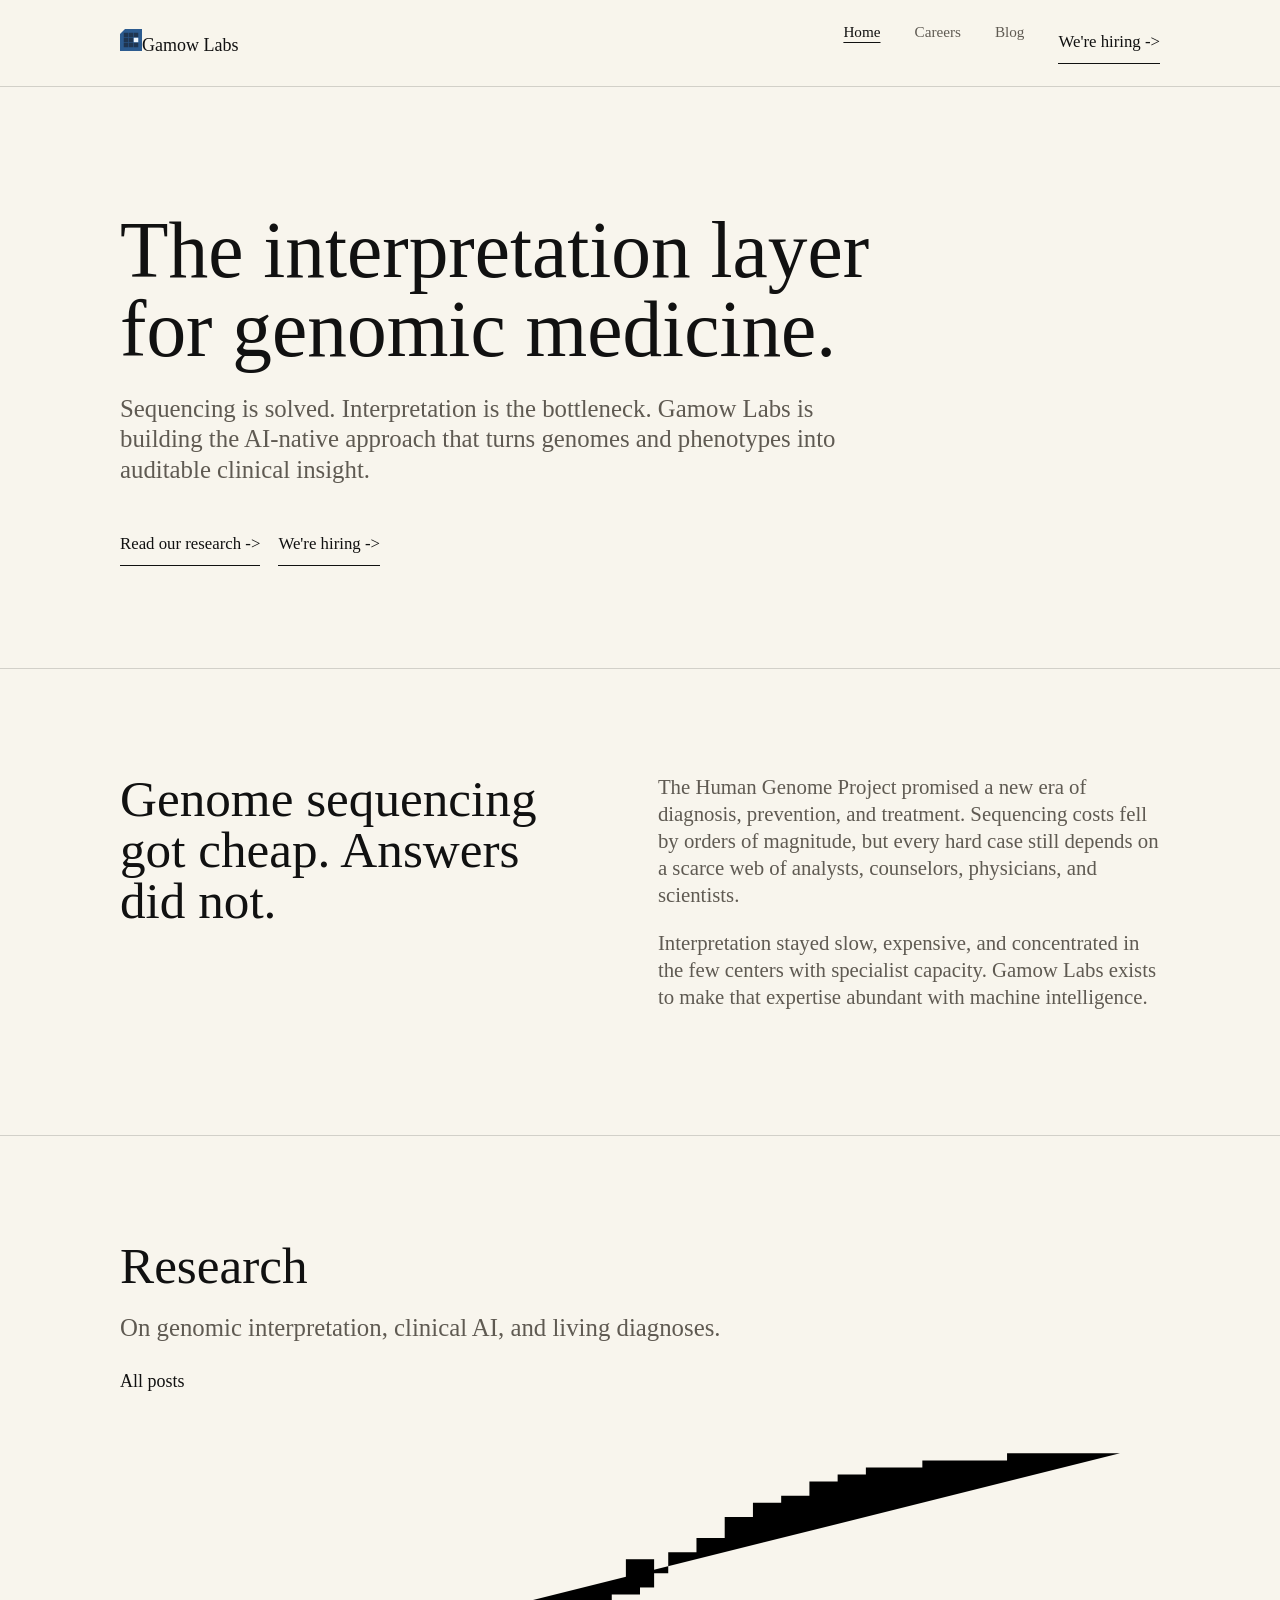
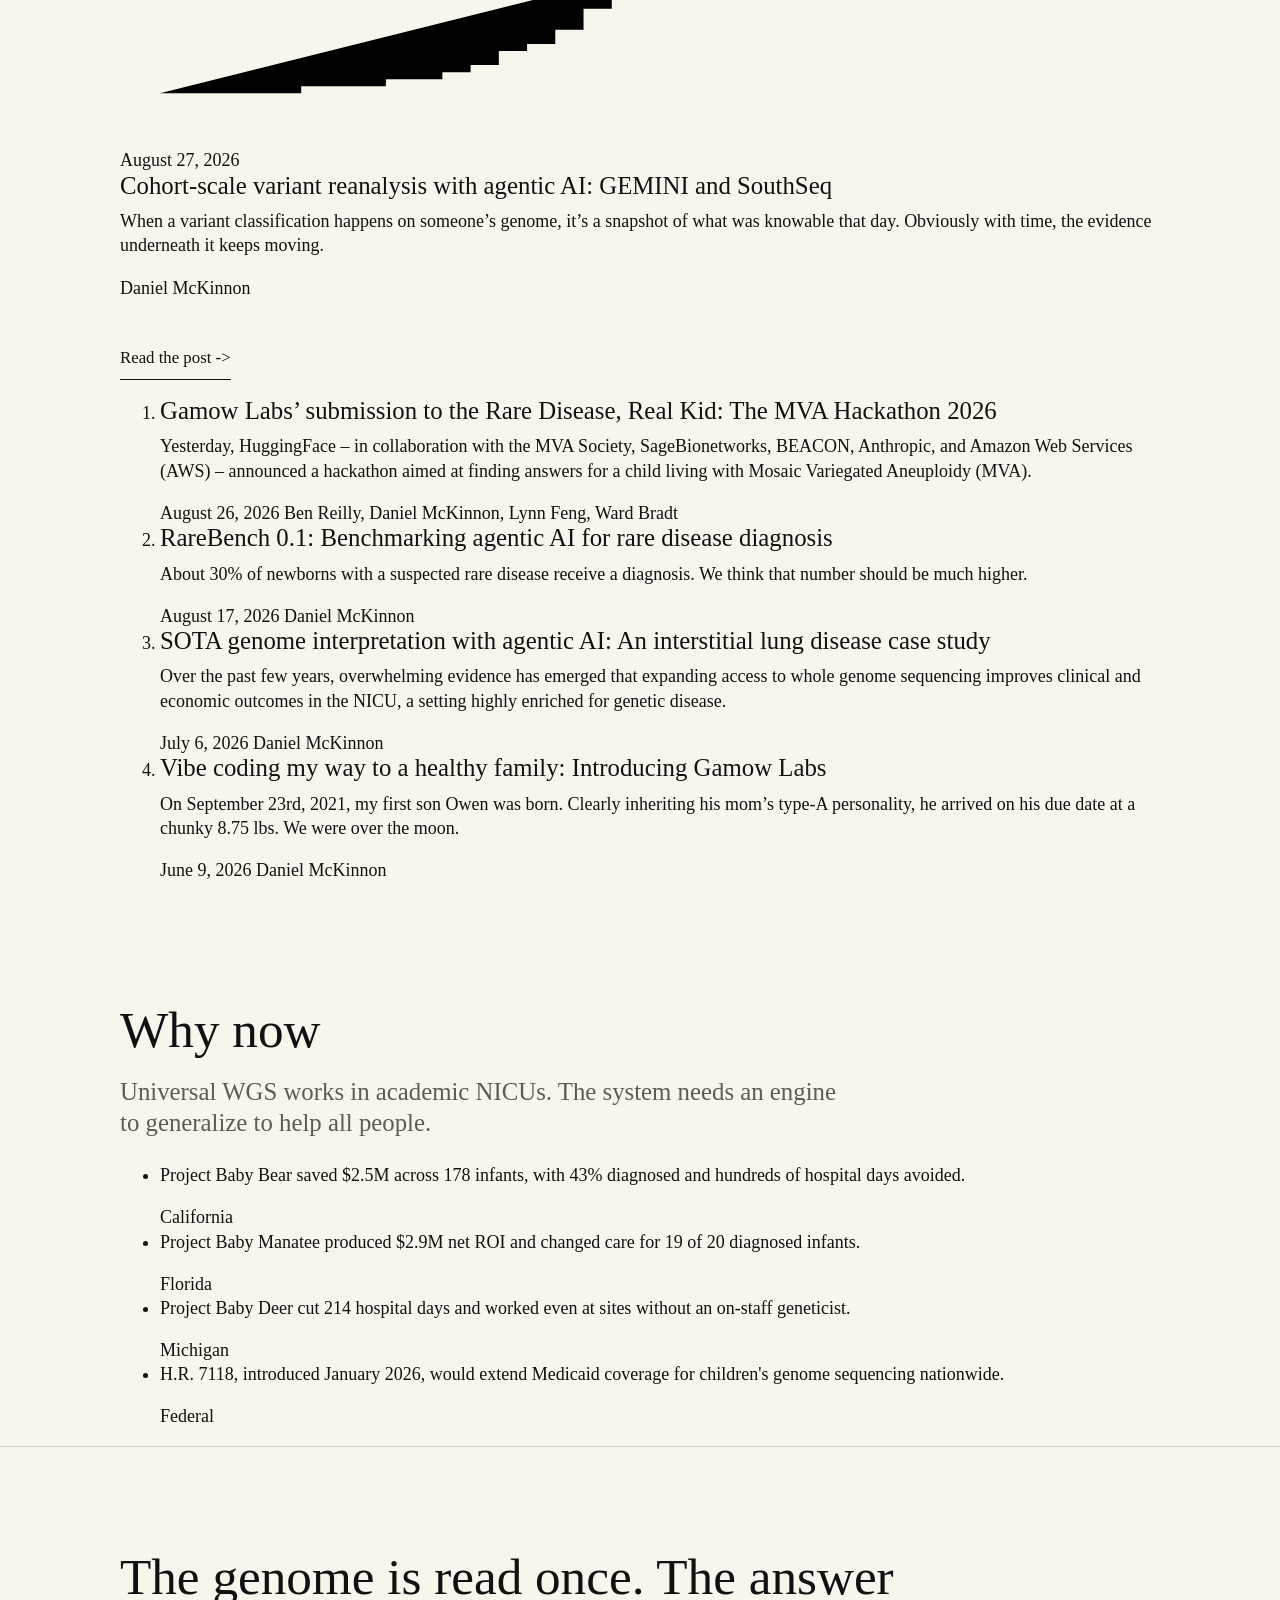
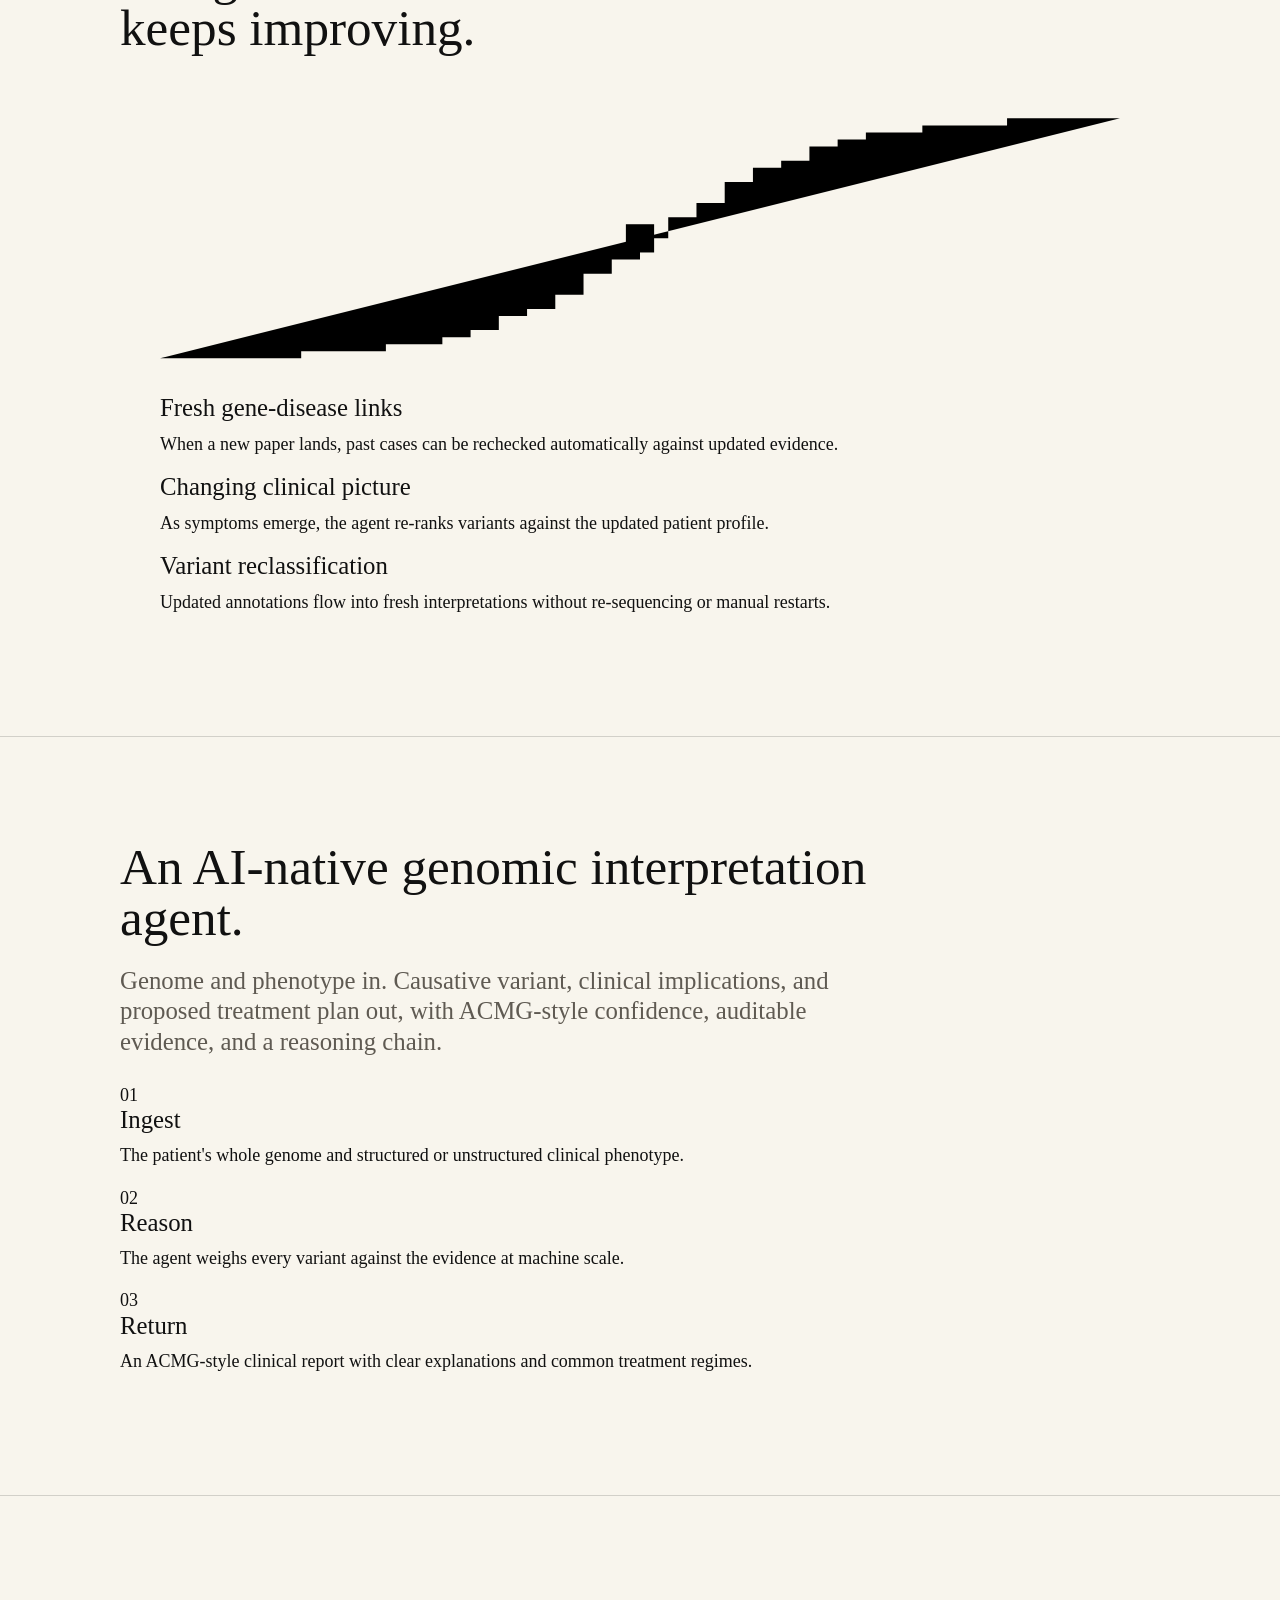
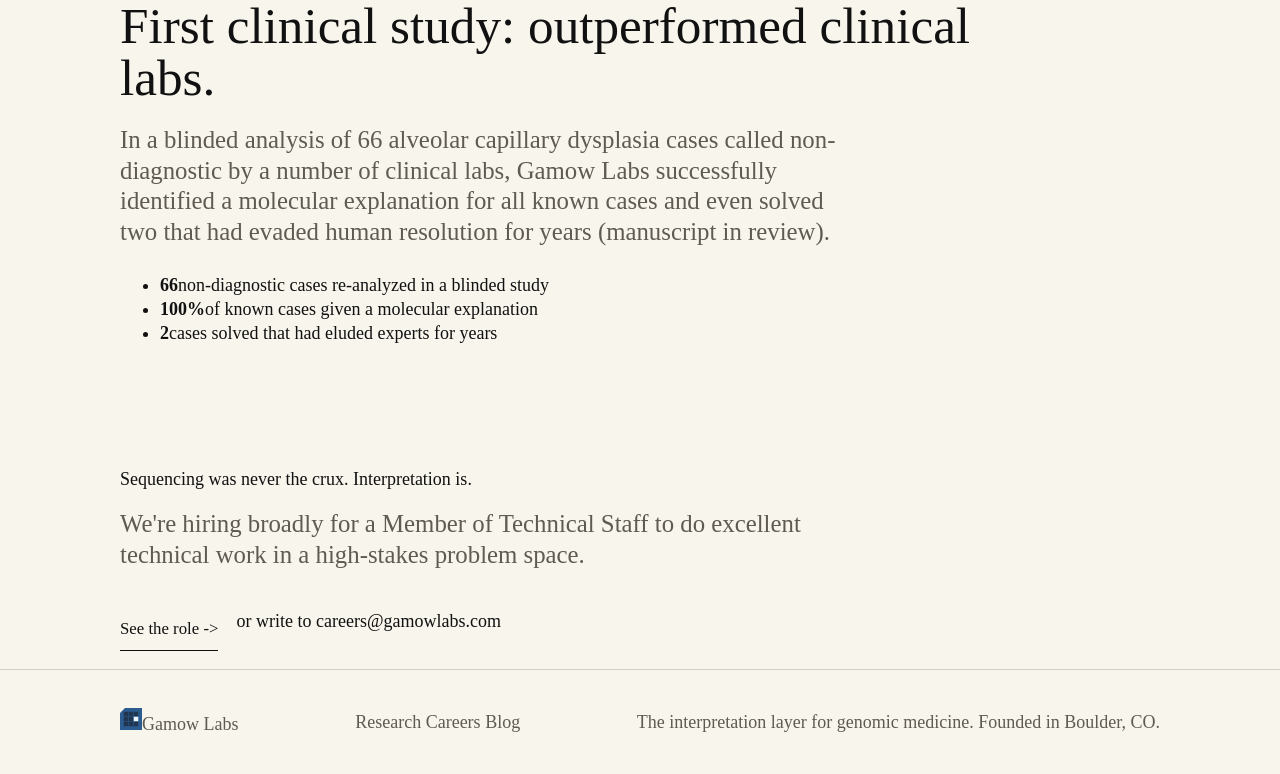
<file: index.html>
<!doctype html>
<html lang="en">
  <head>
    <meta charset="utf-8">
    <meta name="viewport" content="width=device-width, initial-scale=1">
    <title>Gamow Labs | The interpretation layer for genomic medicine</title>
    <meta name="description" content="Gamow Labs is building an AI-native genomic interpretation agent for clinical medicine.">
    <link rel="canonical" href="https://gamowlabs.com/">
    <link rel="icon" type="image/svg+xml" href="assets/favicon.svg">
    <meta property="og:type" content="website">
    <meta property="og:site_name" content="Gamow Labs">
    <meta property="og:url" content="https://gamowlabs.com/">
    <meta property="og:title" content="Gamow Labs | The interpretation layer for genomic medicine">
    <meta property="og:description" content="Sequencing is solved. Interpretation is the bottleneck. Gamow Labs is building the AI-native approach that turns genomes and phenotypes into auditable clinical insight.">
    <meta property="og:image" content="https://gamowlabs.com/assets/gamow-logo-black.png">
    <meta name="twitter:card" content="summary_large_image">
    <meta name="twitter:title" content="Gamow Labs | The interpretation layer for genomic medicine">
    <meta name="twitter:description" content="Sequencing is solved. Interpretation is the bottleneck. Gamow Labs is building the AI-native approach that turns genomes and phenotypes into auditable clinical insight.">
    <meta name="twitter:image" content="https://gamowlabs.com/assets/gamow-logo-black.png">
    <link rel="preconnect" href="https://fonts.googleapis.com">
    <link rel="preconnect" href="https://fonts.gstatic.com" crossorigin>
    <link rel="stylesheet" href="https://fonts.googleapis.com/css2?family=Atkinson+Hyperlegible+Mono:wght@300..600&amp;family=Atkinson+Hyperlegible+Next:wght@300..700&amp;display=swap">
    <link rel="stylesheet" href="styles.css">
  </head>
  <body>
    <header class="site-header">
      <nav class="nav" aria-label="Main navigation">
        <a class="brand" href="index.html"><svg width="22" height="22" viewBox="0 0 22 22" aria-hidden="true"><path fill="#2c5b8f" d="M5 0H22V22H0V5Z"/><rect fill="#1f3550" x="3.75" y="3.75" width="4.5" height="4.5"/><rect fill="#1f3550" x="8.75" y="3.75" width="4.5" height="4.5"/><rect fill="#1f3550" x="13.75" y="3.75" width="4.5" height="4.5"/><rect fill="#1f3550" x="3.75" y="8.75" width="4.5" height="4.5"/><rect fill="#1f3550" x="8.75" y="8.75" width="4.5" height="4.5"/><rect fill="#eef6fd" x="13.75" y="8.75" width="4.5" height="4.5"/><rect fill="#1f3550" x="3.75" y="13.75" width="4.5" height="4.5"/><rect fill="#1f3550" x="8.75" y="13.75" width="4.5" height="4.5"/><rect fill="#1f3550" x="13.75" y="13.75" width="4.5" height="4.5"/></svg><span>Gamow Labs</span></a>
        <div class="nav-links">
          <a href="index.html" aria-current="page">Home</a>
          <a href="careers.html">Careers</a>
          <a href="blog.html">Blog</a>
          <a class="button button-outline nav-cta" href="careers.html">We're hiring</a>
        </div>
      </nav>
    </header>

    <main>
      <section class="hero">
        <div class="hero-inner">
          <div class="hero-copy">
            <h1>The interpretation layer for genomic medicine.</h1>
            <p class="lead">Sequencing is solved. Interpretation is the bottleneck. Gamow Labs is building the AI-native approach that turns genomes and phenotypes into auditable clinical insight.</p>
            <div class="hero-actions">
              <a class="button" href="#research">Read our research</a>
              <a class="button button-outline" href="careers.html">We're hiring</a>
            </div>
          </div>
          <figure class="plate-panel hero-plate">
            <div class="plate" data-plate="sweep" role="img" aria-label="A 384-well plate running a dilution series, read column by column: signal falls from column 1 to column 22, and columns 23 and 24 are blanks."></div>
          </figure>
        </div>
      </section>

      <div class="strip-band" aria-hidden="true">
        <div class="wrap strip" data-plate="strip"></div>
      </div>

      <section class="section" id="promise">
        <div class="wrap section-grid">
          <h2>Genome sequencing got cheap. Answers did not.</h2>
          <div class="section-copy">
            <p>The Human Genome Project promised a new era of diagnosis, prevention, and treatment. Sequencing costs fell by orders of magnitude, but every hard case still depends on a scarce web of analysts, counselors, physicians, and scientists.</p>
            <p>Interpretation stayed slow, expensive, and concentrated in the few centers with specialist capacity. Gamow Labs exists to make that expertise abundant with machine intelligence.</p>
          </div>
        </div>
      </section>

      <section class="section research" id="research">
        <div class="wrap">
          <div class="section-head section-head-split">
            <div>
              <h2>Research</h2>
              <p class="lead">On genomic interpretation, clinical AI, and living diagnoses.</p>
            </div>
            <a class="text-link" href="blog.html">All posts</a>
          </div>

          <article class="feature">
            <figure class="figure-panel night">
              <svg class="curve" viewBox="0 0 1224 400" role="img" aria-label="A stepped growth curve rising over time, with one lit point at its inflection.">
              <path class="curve-base" d="M0 378 H1224" stroke-width="2.0"/>
              <path class="curve-trace draw" pathLength="1000" d="M0 360 H36 V360 H72 V360 H108 V360 H144 V360 H180 V351 H216 V351 H252 V351 H288 V342 H324 V342 H360 V333 H396 V324 H432 V306 H468 V297 H504 V279 H540 V252 H576 V234 H612 V207 H648 V180 H684 V162 H720 V135 H756 V117 H792 V108 H828 V90 H864 V81 H900 V72 H936 V72 H972 V63 H1008 V63 H1044 V63 H1080 V54 H1116 V54 H1152 V54 H1188 V54 H1224" stroke-width="4"/>
              <rect class="curve-halo pop" x="594" y="189" width="36" height="36"/>
              <rect class="curve-lit pop" x="604" y="199" width="16" height="16"/>
            </svg>
            </figure>
            <div class="feature-copy">
              <span class="date">August 27, 2026</span>
              <h3><a href="cohort-scale-variant-reanalysis-with-agentic-ai.html">Cohort-scale variant reanalysis with agentic AI: GEMINI and SouthSeq</a></h3>
              <p>When a variant classification happens on someone&rsquo;s genome, it&rsquo;s a snapshot of what was knowable that day. Obviously with time, the evidence underneath it keeps moving.</p>
              <p class="readout">Daniel McKinnon</p>
              <div class="hero-actions">
                <a class="button" href="cohort-scale-variant-reanalysis-with-agentic-ai.html">Read the post</a>
              </div>
            </div>
          </article>

          <ol class="paper-list">
            <li class="paper">
              <a class="paper-thumb" href="mva-hackathon-2026.html" tabindex="-1" aria-hidden="true"><span class="signature" data-plate="signature" data-kind="diagonal"></span></a>
              <div class="paper-copy">
                <h3><a href="mva-hackathon-2026.html">Gamow Labs&rsquo; submission to the Rare Disease, Real Kid: The MVA Hackathon 2026</a></h3>
                <p>Yesterday, HuggingFace &ndash; in collaboration with the MVA Society, SageBionetworks, BEACON, Anthropic, and Amazon Web Services (AWS) &ndash; announced a hackathon aimed at finding answers for a child living with Mosaic Variegated Aneuploidy (MVA).</p>
              </div>
              <div class="paper-meta">
                <span>August 26, 2026</span>
                <span class="readout">Ben Reilly, Daniel McKinnon, Lynn Feng, Ward Bradt</span>
              </div>
            </li>
            <li class="paper">
              <a class="paper-thumb" href="rarebench-0-1.html" tabindex="-1" aria-hidden="true"><span class="signature" data-plate="signature" data-kind="dilution"></span></a>
              <div class="paper-copy">
                <h3><a href="rarebench-0-1.html">RareBench 0.1: Benchmarking agentic AI for rare disease diagnosis</a></h3>
                <p>About 30% of newborns with a suspected rare disease receive a diagnosis. We think that number should be much higher.</p>
              </div>
              <div class="paper-meta">
                <span>August 17, 2026</span>
                <span class="readout">Daniel McKinnon</span>
              </div>
            </li>
            <li class="paper">
              <a class="paper-thumb" href="sota-genome-interpretation-with-agentic-ai.html" tabindex="-1" aria-hidden="true"><span class="signature" data-plate="signature" data-kind="rows"></span></a>
              <div class="paper-copy">
                <h3><a href="sota-genome-interpretation-with-agentic-ai.html">SOTA genome interpretation with agentic AI: An interstitial lung disease case study</a></h3>
                <p>Over the past few years, overwhelming evidence has emerged that expanding access to whole genome sequencing improves clinical and economic outcomes in the NICU, a setting highly enriched for genetic disease.</p>
              </div>
              <div class="paper-meta">
                <span>July 6, 2026</span>
                <span class="readout">Daniel McKinnon</span>
              </div>
            </li>
            <li class="paper">
              <a class="paper-thumb" href="vibe-coding-my-way-to-a-healthy-family.html" tabindex="-1" aria-hidden="true"><span class="signature" data-plate="signature" data-kind="single"></span></a>
              <div class="paper-copy">
                <h3><a href="vibe-coding-my-way-to-a-healthy-family.html">Vibe coding my way to a healthy family: Introducing Gamow Labs</a></h3>
                <p>On September 23rd, 2021, my first son Owen was born. Clearly inheriting his mom&rsquo;s type-A personality, he arrived on his due date at a chunky 8.75 lbs. We were over the moon.</p>
              </div>
              <div class="paper-meta">
                <span>June 9, 2026</span>
                <span class="readout">Daniel McKinnon</span>
              </div>
            </li>
          </ol>
        </div>
      </section>

      <section class="band night" id="why-now">
        <div class="wrap">
          <div class="section-head">
            <h2>Why now</h2>
            <p class="lead">Universal WGS works in academic NICUs. The system needs an engine to generalize to help all people.</p>
          </div>
          <ul class="statement-list">
            <li><p>Project Baby Bear saved $2.5M across 178 infants, with 43% diagnosed and hundreds of hospital days avoided.</p><span>California</span></li>
            <li><p>Project Baby Manatee produced $2.9M net ROI and changed care for 19 of 20 diagnosed infants.</p><span>Florida</span></li>
            <li><p>Project Baby Deer cut 214 hospital days and worked even at sites without an on-staff geneticist.</p><span>Michigan</span></li>
            <li><p>H.R. 7118, introduced January 2026, would extend Medicaid coverage for children's genome sequencing nationwide.</p><span><span class="live" aria-hidden="true"></span>Federal</span></li>
          </ul>
        </div>
      </section>

      <section class="section" id="living-diagnosis">
        <div class="wrap">
          <div class="section-head">
            <h2>The genome is read once. The answer keeps improving.</h2>
          </div>
          <figure class="curve-panel night">
            <svg class="curve" viewBox="0 0 1224 400" role="img" aria-label="A stepped growth curve rising over time, with one lit point at its inflection.">
              <path class="curve-base" d="M0 378 H1224" stroke-width="1.25"/>
              <path class="curve-trace draw" pathLength="1000" d="M0 360 H36 V360 H72 V360 H108 V360 H144 V360 H180 V351 H216 V351 H252 V351 H288 V342 H324 V342 H360 V333 H396 V324 H432 V306 H468 V297 H504 V279 H540 V252 H576 V234 H612 V207 H648 V180 H684 V162 H720 V135 H756 V117 H792 V108 H828 V90 H864 V81 H900 V72 H936 V72 H972 V63 H1008 V63 H1044 V63 H1080 V54 H1116 V54 H1152 V54 H1188 V54 H1224" stroke-width="2.5"/>
              <rect class="curve-halo pop" x="594" y="189" width="36" height="36"/>
              <rect class="curve-lit pop" x="604" y="199" width="16" height="16"/>
            </svg>
            <div class="curve-labels">
              <div>
                <h3>Fresh gene-disease links</h3>
                <p>When a new paper lands, past cases can be rechecked automatically against updated evidence.</p>
              </div>
              <div>
                <h3>Changing clinical picture</h3>
                <p>As symptoms emerge, the agent re-ranks variants against the updated patient profile.</p>
              </div>
              <div>
                <h3>Variant reclassification</h3>
                <p>Updated annotations flow into fresh interpretations without re-sequencing or manual restarts.</p>
              </div>
            </div>
          </figure>
        </div>
      </section>

      <section class="section tinted" id="what-we-built">
        <div class="wrap">
          <div class="section-head">
            <h2>An AI-native genomic interpretation agent.</h2>
            <p class="lead">Genome and phenotype in. Causative variant, clinical implications, and proposed treatment plan out, with ACMG-style confidence, auditable evidence, and a reasoning chain.</p>
          </div>
          <div class="doors">
            <article class="door night">
              <span class="readout">01</span>
              <h3>Ingest</h3>
              <p>The patient's whole genome and structured or unstructured clinical phenotype.</p>
            </article>
            <article class="door">
              <span class="readout">02</span>
              <h3>Reason</h3>
              <p>The agent weighs every variant against the evidence at machine scale.</p>
            </article>
            <article class="door">
              <span class="readout">03</span>
              <h3>Return</h3>
              <p>An ACMG-style clinical report with clear explanations and common treatment regimes.</p>
            </article>
          </div>
        </div>
      </section>

      <section class="section" id="validation">
        <div class="wrap split">
          <div class="split-copy">
            <h2>First clinical study: outperformed clinical labs.</h2>
            <p class="lead">In a blinded analysis of 66 alveolar capillary dysplasia cases called non-diagnostic by a number of clinical labs, Gamow Labs successfully identified a molecular explanation for all known cases and even solved two that had evaded human resolution for years (manuscript in review).</p>
            <ul class="readouts">
              <li><strong>66</strong><span>non-diagnostic cases re-analyzed in a blinded study</span></li>
              <li><strong>100%</strong><span>of known cases given a molecular explanation</span></li>
              <li><strong>2</strong><span>cases solved that had eluded experts for years</span></li>
            </ul>
          </div>
          <figure class="plate-panel">
            <div class="plate" data-plate="loopscan" role="img" aria-label="A 384-well plate being read row by row."></div>
          </figure>
        </div>
      </section>

      <section class="band band-close night" id="careers">
        <div class="wrap split">
          <div class="split-copy">
            <p class="display">Sequencing was never the crux. Interpretation is.</p>
            <p class="lead">We're hiring broadly for a Member of Technical Staff to do excellent technical work in a high-stakes problem space.</p>
            <div class="hero-actions">
              <a class="button" href="careers.html">See the role</a>
              <span class="aside">or write to <a href="mailto:careers@gamowlabs.com">careers@gamowlabs.com</a></span>
            </div>
          </div>
          <figure class="plate-panel">
            <div class="plate" data-plate="indicator" role="img" aria-label="A 384-well plate with a single lit well."></div>
          </figure>
        </div>
      </section>
    </main>

    <footer class="site-footer night">
      <div class="footer-inner">
        <a class="brand" href="index.html"><svg width="22" height="22" viewBox="0 0 22 22" aria-hidden="true"><path fill="#2c5b8f" d="M5 0H22V22H0V5Z"/><rect fill="#1f3550" x="3.75" y="3.75" width="4.5" height="4.5"/><rect fill="#1f3550" x="8.75" y="3.75" width="4.5" height="4.5"/><rect fill="#1f3550" x="13.75" y="3.75" width="4.5" height="4.5"/><rect fill="#1f3550" x="3.75" y="8.75" width="4.5" height="4.5"/><rect fill="#1f3550" x="8.75" y="8.75" width="4.5" height="4.5"/><rect fill="#eef6fd" x="13.75" y="8.75" width="4.5" height="4.5"/><rect fill="#1f3550" x="3.75" y="13.75" width="4.5" height="4.5"/><rect fill="#1f3550" x="8.75" y="13.75" width="4.5" height="4.5"/><rect fill="#1f3550" x="13.75" y="13.75" width="4.5" height="4.5"/></svg><span>Gamow Labs</span></a>
        <nav class="footer-links" aria-label="Footer">
          <a href="index.html#research">Research</a>
          <a href="careers.html">Careers</a>
          <a href="blog.html">Blog</a>
        </nav>
        <span>The interpretation layer for genomic medicine. Founded in Boulder, CO.</span>
      </div>
    </footer>
    <script src="assets/plate.js"></script>
  </body>
</html>
</file>
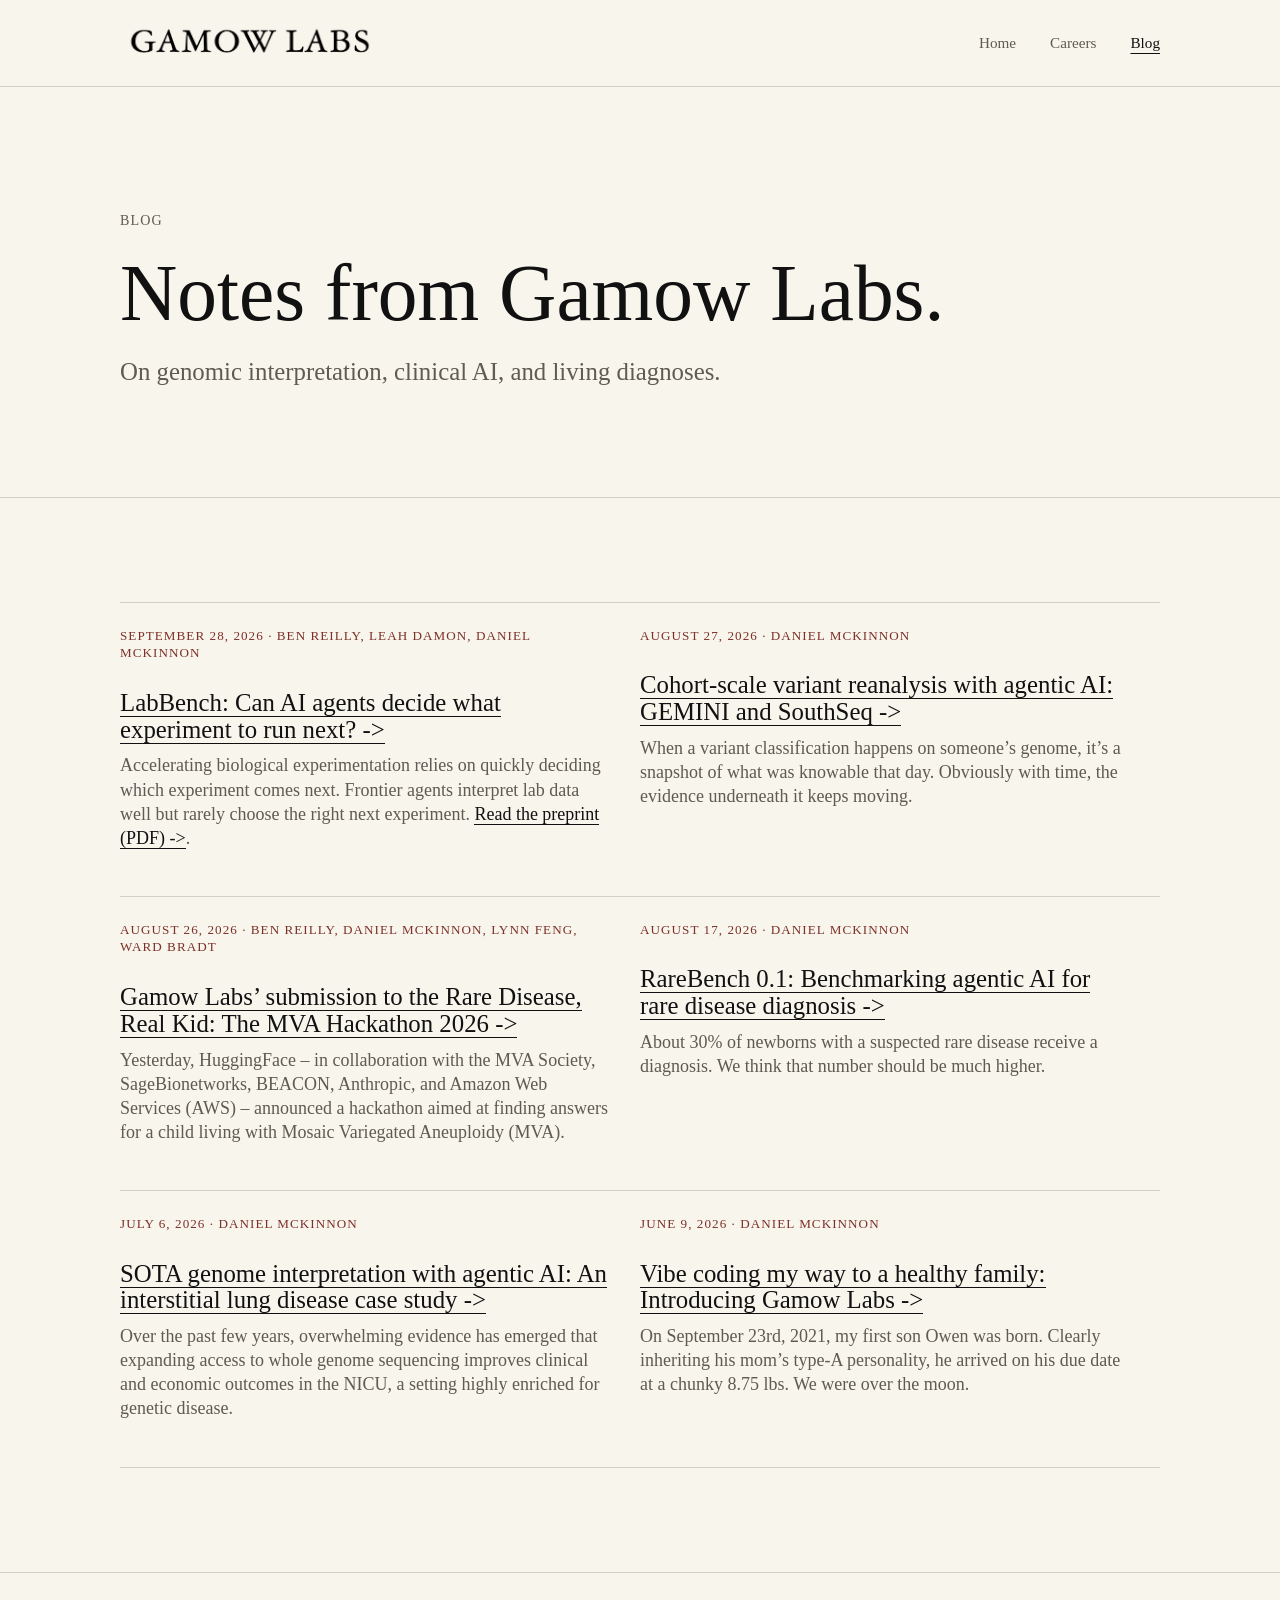
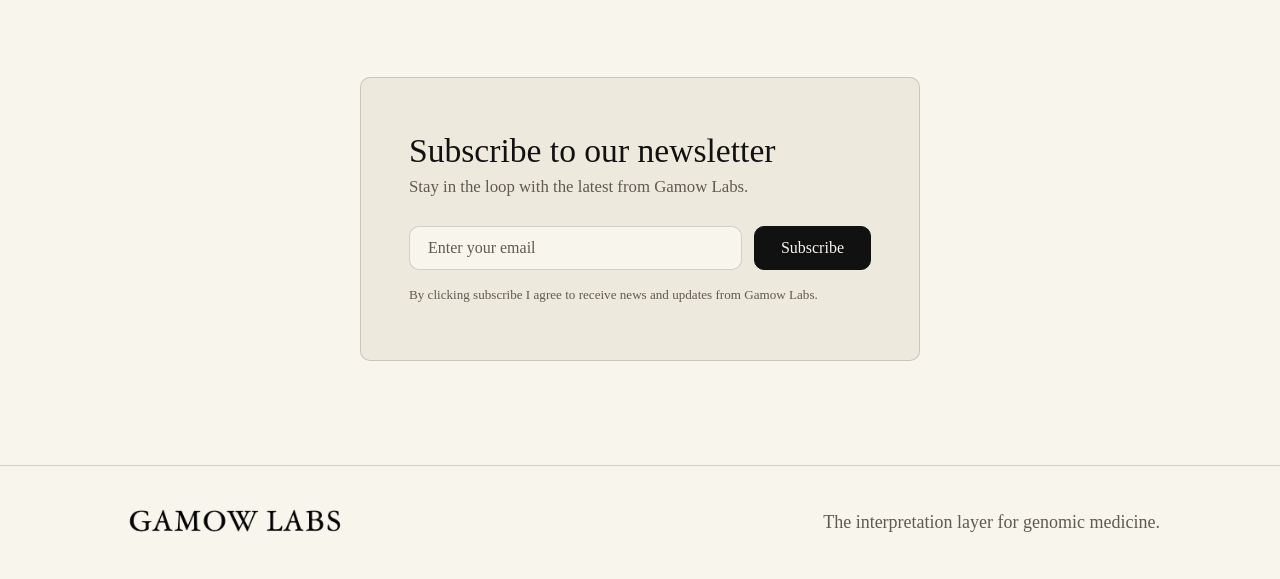
<file: blog.html>
<!doctype html>
<html lang="en">
  <head>
    <meta charset="utf-8">
    <meta name="viewport" content="width=device-width, initial-scale=1">
    <title>Blog | Gamow Labs</title>
    <meta name="description" content="Writing from Gamow Labs.">
    <link rel="canonical" href="https://gamowlabs.com/blog.html">
    <link rel="icon" type="image/svg+xml" href="assets/favicon.svg">
    <meta property="og:type" content="website">
    <meta property="og:site_name" content="Gamow Labs">
    <meta property="og:url" content="https://gamowlabs.com/blog.html">
    <meta property="og:title" content="Blog | Gamow Labs">
    <meta property="og:description" content="Notes from Gamow Labs on genomic interpretation, clinical AI, and living diagnoses.">
    <meta property="og:image" content="https://gamowlabs.com/assets/gamow-logo-black.png">
    <meta name="twitter:card" content="summary_large_image">
    <meta name="twitter:title" content="Blog | Gamow Labs">
    <meta name="twitter:description" content="Notes from Gamow Labs on genomic interpretation, clinical AI, and living diagnoses.">
    <meta name="twitter:image" content="https://gamowlabs.com/assets/gamow-logo-black.png">
    <link rel="stylesheet" href="styles.css">
  </head>
  <body>
    <header class="site-header">
      <nav class="nav" aria-label="Main navigation">
        <a class="brand" href="index.html"><img src="assets/gamow-wordmark.jpeg" alt="Gamow Labs"></a>
        <div class="nav-links">
          <a href="index.html">Home</a>
          <a href="careers.html">Careers</a>
          <a href="blog.html" aria-current="page">Blog</a>
        </div>
      </nav>
    </header>

    <main>
      <section class="page-hero">
        <div class="wrap">
          <p class="eyebrow">Blog</p>
          <h1>Notes from Gamow Labs.</h1>
          <p class="lead">On genomic interpretation, clinical AI, and living diagnoses.</p>
        </div>
      </section>

      <section class="section">
        <div class="wrap">
          <div class="blog-grid">
            <article class="post">
              <span class="meta">September 28, 2026 &middot; Ben Reilly, Leah Damon, Daniel McKinnon</span>
              <h3><a class="profile-link" href="labbench-benchmarking-ai-wet-lab-decisions.html">LabBench: Can AI agents decide what experiment to run next?</a></h3>
              <p>Accelerating biological experimentation relies on quickly deciding which experiment comes next. Frontier agents interpret lab data well but rarely choose the right next experiment. <a class="profile-link" href="assets/labbench-preprint.pdf">Read the preprint (PDF)</a>.</p>
            </article>
            <article class="post">
              <span class="meta">August 27, 2026 &middot; Daniel McKinnon</span>
              <h3><a class="profile-link" href="cohort-scale-variant-reanalysis-with-agentic-ai.html">Cohort-scale variant reanalysis with agentic AI: GEMINI and SouthSeq</a></h3>
              <p>When a variant classification happens on someone&rsquo;s genome, it&rsquo;s a snapshot of what was knowable that day. Obviously with time, the evidence underneath it keeps moving.</p>
            </article>
            <article class="post">
              <span class="meta">August 26, 2026 · Ben Reilly, Daniel McKinnon, Lynn Feng, Ward Bradt</span>
              <h3><a class="profile-link" href="mva-hackathon-2026.html">Gamow Labs&rsquo; submission to the Rare Disease, Real Kid: The MVA Hackathon 2026</a></h3>
              <p>Yesterday, HuggingFace &ndash; in collaboration with the MVA Society, SageBionetworks, BEACON, Anthropic, and Amazon Web Services (AWS) &ndash; announced a hackathon aimed at finding answers for a child living with Mosaic Variegated Aneuploidy (MVA).</p>
            </article>
            <article class="post">
              <span class="meta">August 17, 2026 · Daniel McKinnon</span>
              <h3><a class="profile-link" href="rarebench-0-1.html">RareBench 0.1: Benchmarking agentic AI for rare disease diagnosis</a></h3>
              <p>About 30% of newborns with a suspected rare disease receive a diagnosis. We think that number should be much higher.</p>
            </article>
            <article class="post">
              <span class="meta">July 6, 2026 · Daniel McKinnon</span>
              <h3><a class="profile-link" href="sota-genome-interpretation-with-agentic-ai.html">SOTA genome interpretation with agentic AI: An interstitial lung disease case study</a></h3>
              <p>Over the past few years, overwhelming evidence has emerged that expanding access to whole genome sequencing improves clinical and economic outcomes in the NICU, a setting highly enriched for genetic disease.</p>
            </article>
            <article class="post">
              <span class="meta">June 9, 2026 · Daniel McKinnon</span>
              <h3><a class="profile-link" href="vibe-coding-my-way-to-a-healthy-family.html">Vibe coding my way to a healthy family: Introducing Gamow Labs</a></h3>
              <p>On September 23rd, 2021, my first son Owen was born. Clearly inheriting his mom’s type-A personality, he arrived on his due date at a chunky 8.75 lbs. We were over the moon.</p>
            </article>
          </div>
        </div>
      </section>

      <section class="section newsletter-section">
        <div class="wrap">
          <div class="newsletter-card">
            <h2>Subscribe to our newsletter</h2>
            <p class="lead">Stay in the loop with the latest from Gamow Labs.</p>
            <form class="newsletter-form" id="newsletter-form">
              <div class="newsletter-fields">
                <input type="email" name="email" placeholder="Enter your email" aria-label="Email address" required>
                <button type="submit" class="button newsletter-submit">Subscribe</button>
              </div>
              <p class="newsletter-disclaimer">By clicking subscribe I agree to receive news and updates from Gamow Labs.</p>
            </form>
          </div>
        </div>
      </section>

    </main>

    <footer class="site-footer">
      <div class="footer-inner">
        <img src="assets/gamow-wordmark.jpeg" alt="Gamow Labs">
        <span>The interpretation layer for genomic medicine.</span>
      </div>
    </footer>

    <script>
      // Backend is a Google Apps Script Web App that adds the submitter to the
      // newsletter@gamowlabs.com Google Group. See scripts/newsletter-apps-script.js.
      var NEWSLETTER_ENDPOINT = 'https://script.google.com/macros/s/AKfycbwSSgEF_1f9vw7zSzciooKg8dA9-jIE9JEK137cUHK9gDk3S1J4rFZAbk4D3sBIF5inLQ/exec';

      (function () {
        var form = document.getElementById('newsletter-form');
        if (!form) return;

        form.addEventListener('submit', function (event) {
          event.preventDefault();

          if (NEWSLETTER_ENDPOINT.indexOf('PASTE_') === 0) {
            alert('Newsletter signup is not wired up yet.');
            return;
          }

          var email = form.email.value;

          // mode: 'no-cors' means the response is opaque either way — awaiting it
          // buys no real confirmation, just a wait. Update the UI immediately and
          // let the request finish in the background.
          fetch(NEWSLETTER_ENDPOINT, {
            method: 'POST',
            mode: 'no-cors',
            headers: { 'Content-Type': 'application/x-www-form-urlencoded' },
            body: 'email=' + encodeURIComponent(email)
          }).catch(function () {
            // Genuine send failure (offline, blocked, etc). Nothing to roll back
            // to since the success message is already showing — safe to ignore.
          });

          form.innerHTML = '<p class="newsletter-success">Thanks — you’re on the list.</p>';
        });
      })();
    </script>
  </body>
</html>
</file>
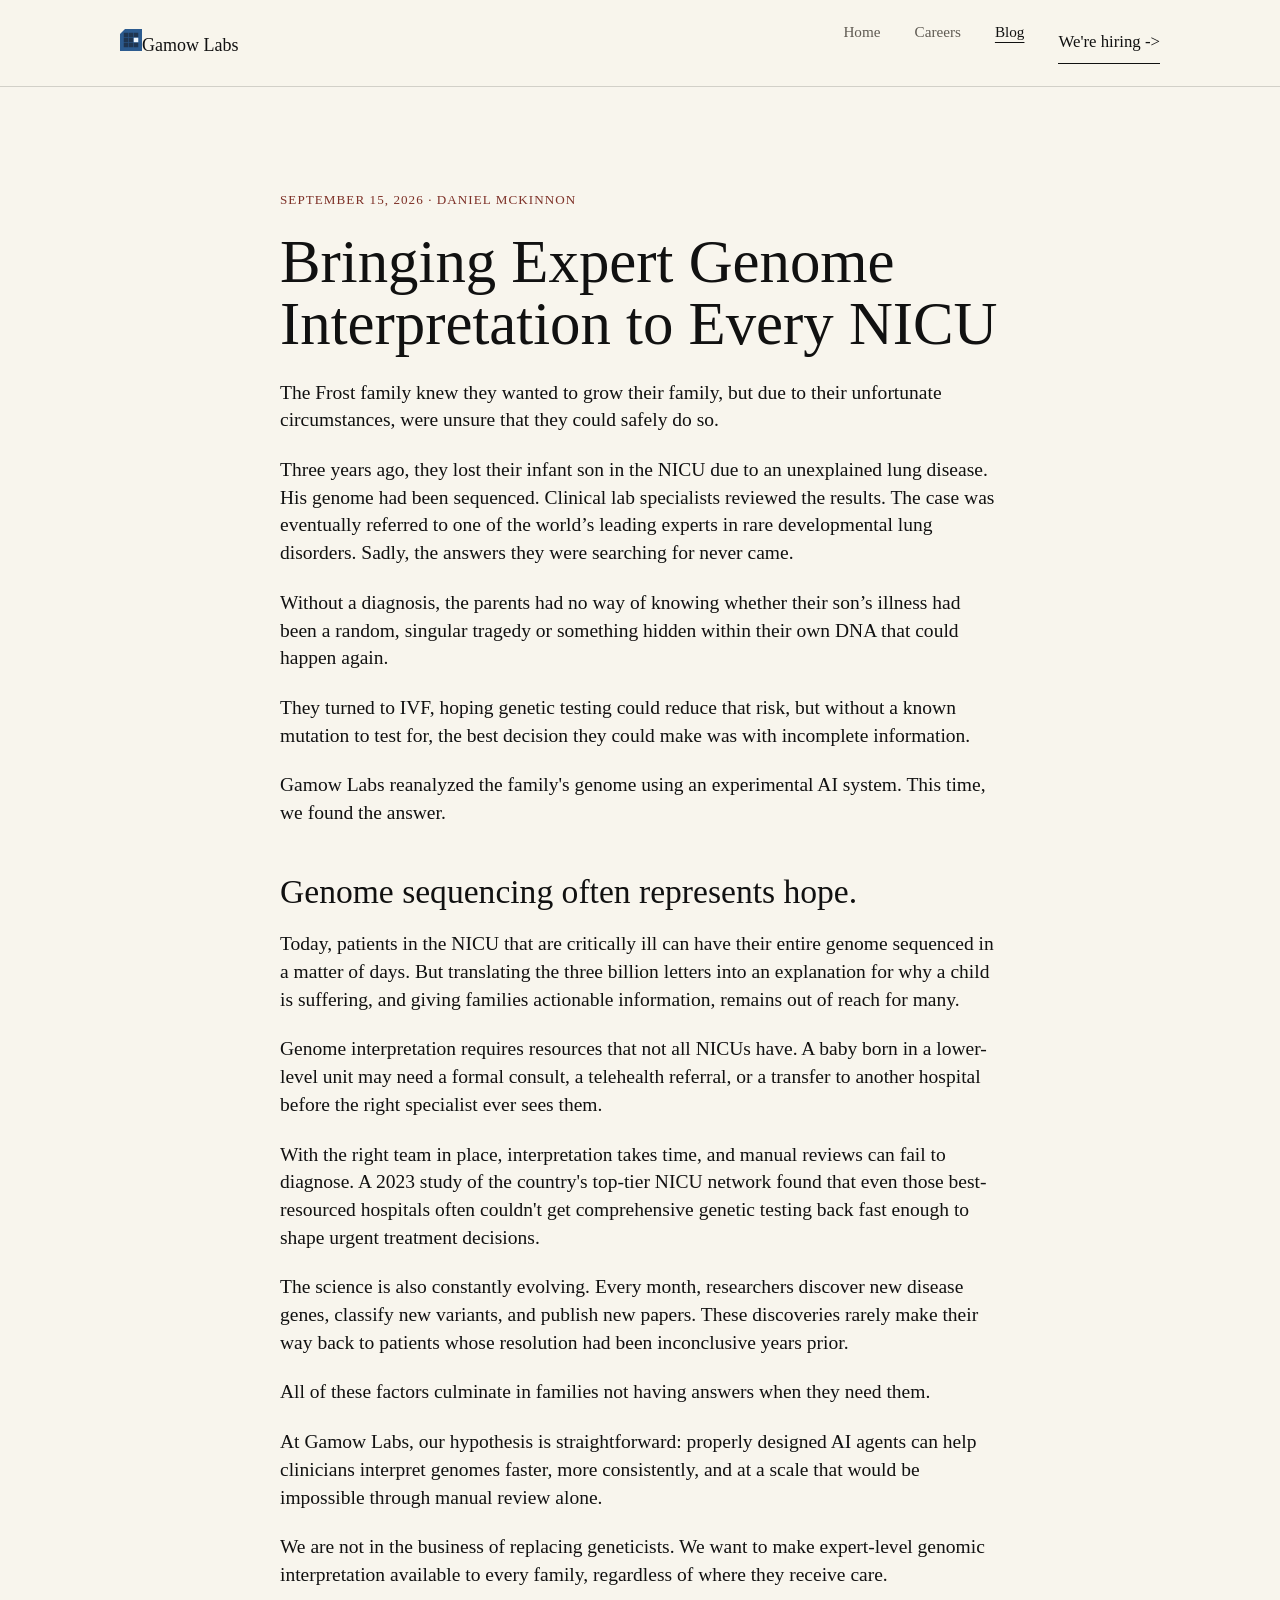
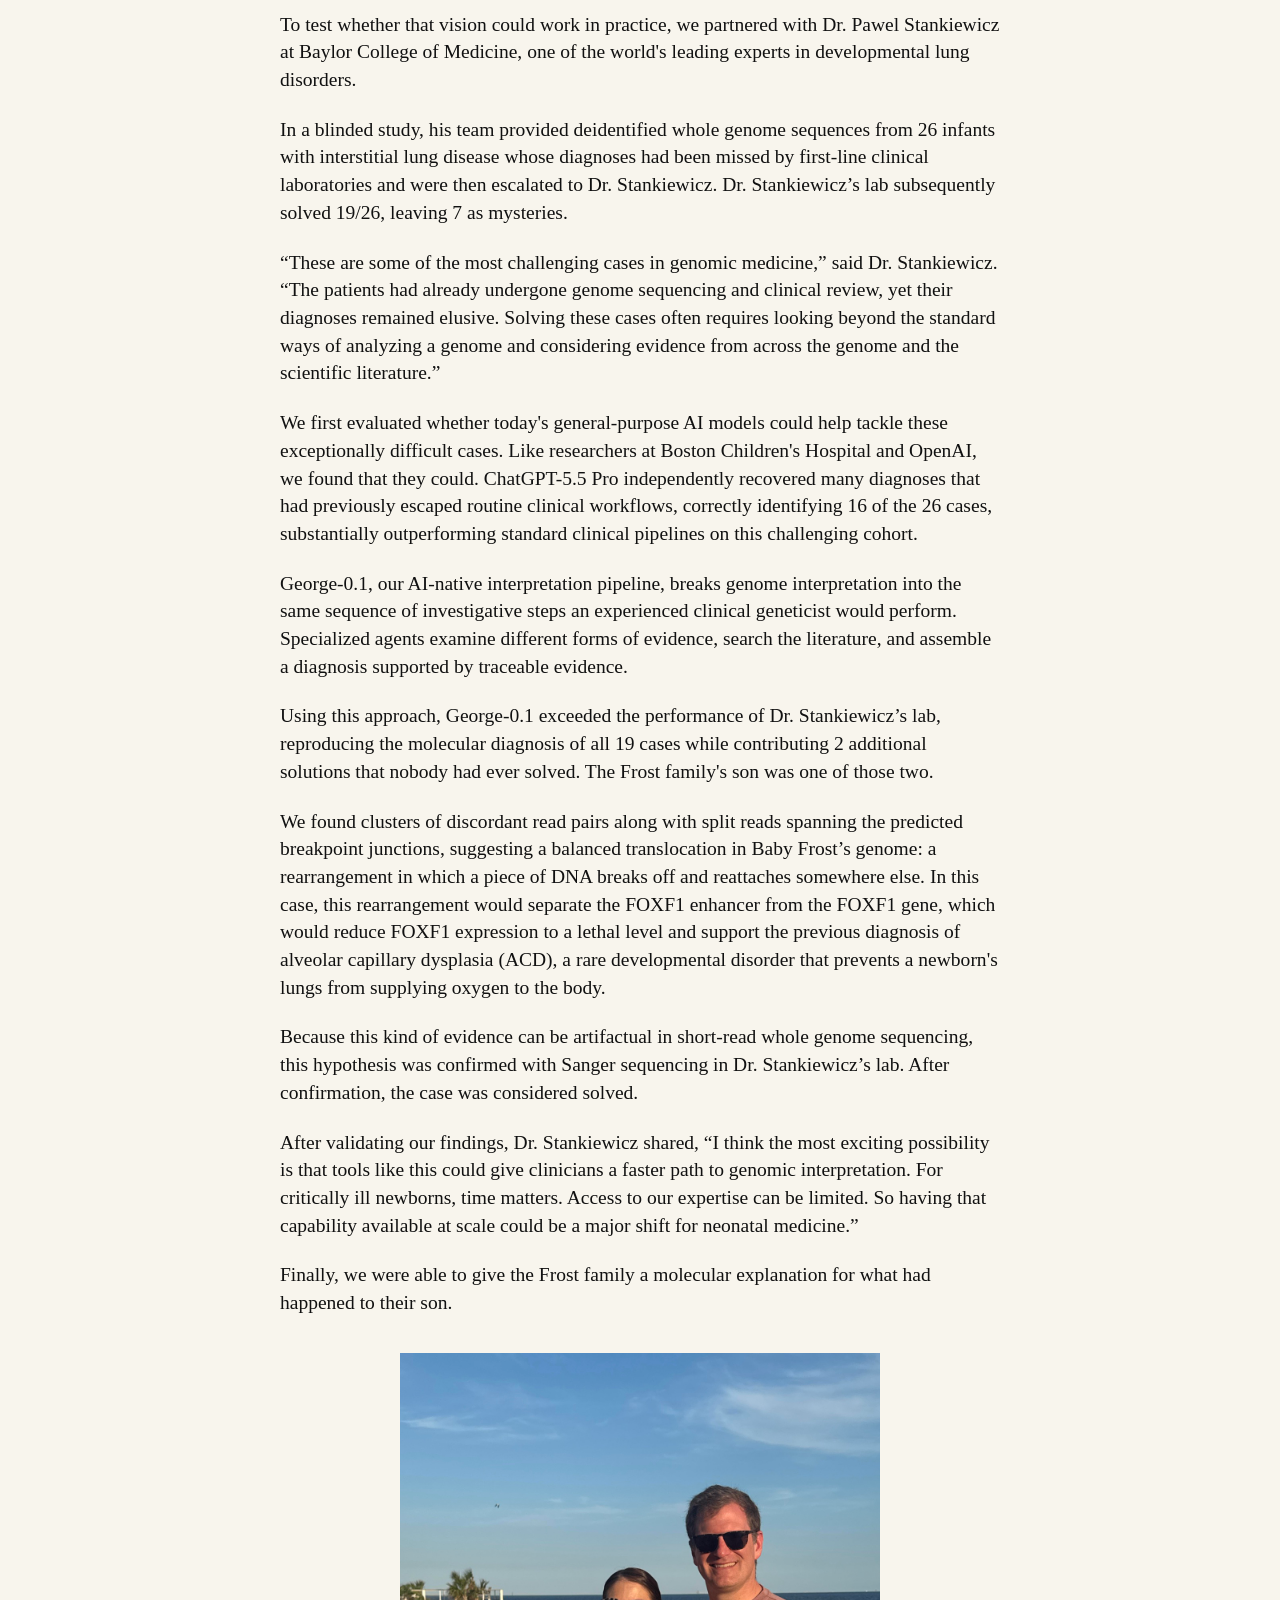
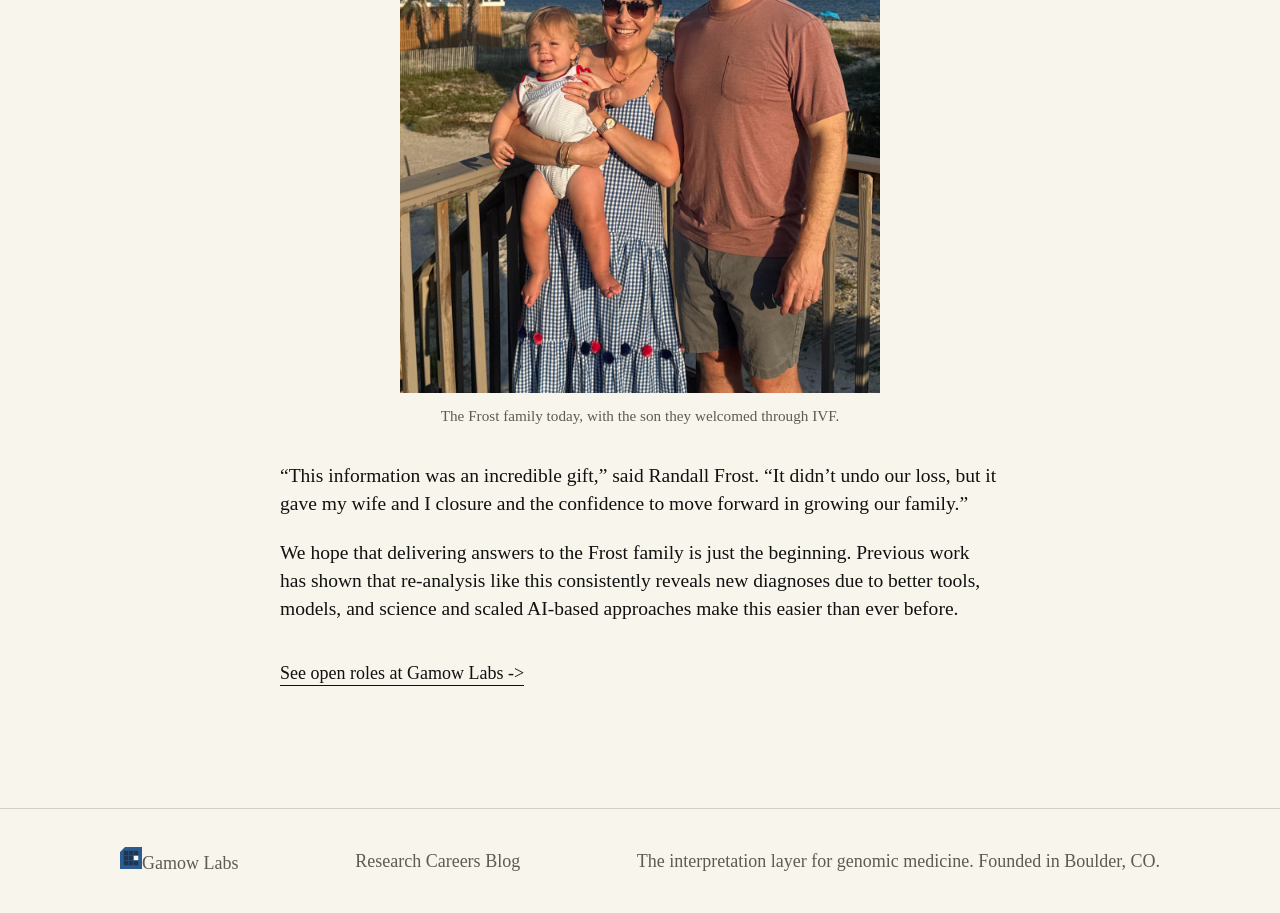
<file: bringing-expert-genome-interpretation-to-every-nicu.html>
<!doctype html>
<html lang="en">
  <head>
    <meta charset="utf-8">
    <meta name="viewport" content="width=device-width, initial-scale=1">
    <title>Bringing Expert Genome Interpretation to Every NICU | Gamow Labs</title>
    <meta name="description" content="The Frost family knew they wanted to grow their family, but due to their unfortunate circumstances, were unsure that they could safely do so.">
    <link rel="canonical" href="https://gamowlabs.com/bringing-expert-genome-interpretation-to-every-nicu.html">
    <link rel="icon" type="image/svg+xml" href="assets/favicon.svg">
    <meta property="og:type" content="article">
    <meta property="og:site_name" content="Gamow Labs">
    <meta property="og:url" content="https://gamowlabs.com/bringing-expert-genome-interpretation-to-every-nicu.html">
    <meta property="og:title" content="Bringing Expert Genome Interpretation to Every NICU">
    <meta property="og:description" content="The Frost family knew they wanted to grow their family, but due to their unfortunate circumstances, were unsure that they could safely do so.">
    <meta property="og:image" content="https://gamowlabs.com/assets/frost-family-social.jpg">
    <meta property="og:image:width" content="1200">
    <meta property="og:image:height" content="630">
    <meta property="og:image:alt" content="The Frost family on a deck overlooking the beach, holding a smiling baby.">
    <meta property="article:published_time" content="2026-09-15">
    <meta name="twitter:card" content="summary_large_image">
    <meta name="twitter:title" content="Bringing Expert Genome Interpretation to Every NICU">
    <meta name="twitter:description" content="The Frost family knew they wanted to grow their family, but due to their unfortunate circumstances, were unsure that they could safely do so.">
    <meta name="twitter:image" content="https://gamowlabs.com/assets/frost-family-social.jpg">
    <meta name="twitter:image:alt" content="The Frost family on a deck overlooking the beach, holding a smiling baby.">
    <link rel="preconnect" href="https://fonts.googleapis.com">
    <link rel="preconnect" href="https://fonts.gstatic.com" crossorigin>
    <link rel="stylesheet" href="https://fonts.googleapis.com/css2?family=Atkinson+Hyperlegible+Mono:wght@300..600&amp;family=Atkinson+Hyperlegible+Next:wght@300..700&amp;display=swap">
    <link rel="stylesheet" href="styles.css">
  </head>
  <body>
    <header class="site-header">
      <nav class="nav" aria-label="Main navigation">
        <a class="brand" href="index.html"><svg width="22" height="22" viewBox="0 0 22 22" aria-hidden="true"><path fill="#2c5b8f" d="M5 0H22V22H0V5Z"/><rect fill="#1f3550" x="3.75" y="3.75" width="4.5" height="4.5"/><rect fill="#1f3550" x="8.75" y="3.75" width="4.5" height="4.5"/><rect fill="#1f3550" x="13.75" y="3.75" width="4.5" height="4.5"/><rect fill="#1f3550" x="3.75" y="8.75" width="4.5" height="4.5"/><rect fill="#1f3550" x="8.75" y="8.75" width="4.5" height="4.5"/><rect fill="#eef6fd" x="13.75" y="8.75" width="4.5" height="4.5"/><rect fill="#1f3550" x="3.75" y="13.75" width="4.5" height="4.5"/><rect fill="#1f3550" x="8.75" y="13.75" width="4.5" height="4.5"/><rect fill="#1f3550" x="13.75" y="13.75" width="4.5" height="4.5"/></svg><span>Gamow Labs</span></a>
        <div class="nav-links">
          <a href="index.html">Home</a>
          <a href="careers.html">Careers</a>
          <a href="blog.html" aria-current="page">Blog</a>
          <a class="button button-outline nav-cta" href="careers.html">We're hiring</a>
        </div>
      </nav>
    </header>

    <main>
      <article class="post-article">
        <p class="meta">September 15, 2026 · Daniel McKinnon</p>
        <h1>Bringing Expert Genome Interpretation to Every NICU</h1>

        <div class="post-body">
          <p>The Frost family knew they wanted to grow their family, but due to their unfortunate circumstances, were unsure that they could safely do so.</p>
          <p>Three years ago, they lost their infant son in the NICU due to an unexplained lung disease. His genome had been sequenced. Clinical lab specialists reviewed the results. The case was eventually referred to one of the world’s leading experts in rare developmental lung disorders. Sadly, the answers they were searching for never came.</p>
          <p>Without a diagnosis, the parents had no way of knowing whether their son’s illness had been a random, singular tragedy or something hidden within their own DNA that could happen again.</p>
          <p>They turned to IVF, hoping genetic testing could reduce that risk, but without a known mutation to test for, the best decision they could make was with incomplete information.</p>
          <p>Gamow Labs reanalyzed the family's genome using an experimental AI system. This time, we found the answer.</p>
          <h2>Genome sequencing often represents hope.</h2>
          <p>Today, patients in the NICU that are critically ill can have their entire genome sequenced in a matter of days. But translating the three billion letters into an explanation for why a child is suffering, and giving families actionable information, remains out of reach for many.</p>
          <p>Genome interpretation requires resources that not all NICUs have. A baby born in a lower-level unit may need a formal consult, a telehealth referral, or a transfer to another hospital before the right specialist ever sees them.</p>
          <p>With the right team in place, interpretation takes time, and manual reviews can fail to diagnose. A 2023 study of the country's top-tier NICU network found that even those best-resourced hospitals often couldn't get comprehensive genetic testing back fast enough to shape urgent treatment decisions.</p>
          <p>The science is also constantly evolving. Every month, researchers discover new disease genes, classify new variants, and publish new papers. These discoveries rarely make their way back to patients whose resolution had been inconclusive years prior.</p>
          <p>All of these factors culminate in families not having answers when they need them.</p>
          <p>At Gamow Labs, our hypothesis is straightforward: properly designed AI agents can help clinicians interpret genomes faster, more consistently, and at a scale that would be impossible through manual review alone.</p>
          <p>We are not in the business of replacing geneticists. We want to make expert-level genomic interpretation available to every family, regardless of where they receive care.</p>
          <p>To test whether that vision could work in practice, we partnered with Dr. Pawel Stankiewicz at Baylor College of Medicine, one of the world's leading experts in developmental lung disorders.</p>
          <p>In a blinded study, his team provided deidentified whole genome sequences from 26 infants with interstitial lung disease whose diagnoses had been missed by first-line clinical laboratories and were then escalated to Dr. Stankiewicz. Dr. Stankiewicz’s lab subsequently solved 19/26, leaving 7 as mysteries.</p>
          <p>“These are some of the most challenging cases in genomic medicine,” said Dr. Stankiewicz. “The patients had already undergone genome sequencing and clinical review, yet their diagnoses remained elusive. Solving these cases often requires looking beyond the standard ways of analyzing a genome and considering evidence from across the genome and the scientific literature.”</p>
          <p>We first evaluated whether today's general-purpose AI models could help tackle these exceptionally difficult cases. Like researchers at Boston Children's Hospital and OpenAI, we found that they could. ChatGPT-5.5 Pro independently recovered many diagnoses that had previously escaped routine clinical workflows, correctly identifying 16 of the 26 cases, substantially outperforming standard clinical pipelines on this challenging cohort.</p>
          <p>George-0.1, our AI-native interpretation pipeline, breaks genome interpretation into the same sequence of investigative steps an experienced clinical geneticist would perform. Specialized agents examine different forms of evidence, search the literature, and assemble a diagnosis supported by traceable evidence.</p>
          <p>Using this approach, George-0.1 exceeded the performance of Dr. Stankiewicz’s lab, reproducing the molecular diagnosis of all 19 cases while contributing 2 additional solutions that nobody had ever solved. The Frost family's son was one of those two.</p>
          <p>We found clusters of discordant read pairs along with split reads spanning the predicted breakpoint junctions, suggesting a balanced translocation in Baby Frost’s genome: a rearrangement in which a piece of DNA breaks off and reattaches somewhere else. In this case, this rearrangement would separate the FOXF1 enhancer from the FOXF1 gene, which would reduce FOXF1 expression to a lethal level and support the previous diagnosis of alveolar capillary dysplasia (ACD), a rare developmental disorder that prevents a newborn's lungs from supplying oxygen to the body.</p>
          <p>Because this kind of evidence can be artifactual in short-read whole genome sequencing, this hypothesis was confirmed with Sanger sequencing in Dr. Stankiewicz’s lab. After confirmation, the case was considered solved.</p>
          <p>After validating our findings, Dr. Stankiewicz shared, “I think the most exciting possibility is that tools like this could give clinicians a faster path to genomic interpretation. For critically ill newborns, time matters. Access to our expertise can be limited. So having that capability available at scale could be a major shift for neonatal medicine.”</p>
          <p>Finally, we were able to give the Frost family a molecular explanation for what had happened to their son.</p>
          <figure class="post-figure post-figure-narrow"><img src="assets/frost-family.jpg" alt="The Frost family on a deck overlooking the beach, holding a smiling baby."><figcaption>The Frost family today, with the son they welcomed through IVF.</figcaption></figure>
          <p>“This information was an incredible gift,” said Randall Frost. “It didn’t undo our loss, but it gave my wife and I closure and the confidence to move forward in growing our family.”</p>
          <p>We hope that delivering answers to the Frost family is just the beginning. Previous work has shown that re-analysis like this consistently reveals new diagnoses due to better tools, models, and science and scaled AI-based approaches make this easier than ever before.</p>
        </div>

        <p class="inline-actions">
          <a class="profile-link" href="careers.html">See open roles at Gamow Labs</a>
        </p>
      </article>
    </main>

    <footer class="site-footer night">
      <div class="footer-inner">
        <a class="brand" href="index.html"><svg width="22" height="22" viewBox="0 0 22 22" aria-hidden="true"><path fill="#2c5b8f" d="M5 0H22V22H0V5Z"/><rect fill="#1f3550" x="3.75" y="3.75" width="4.5" height="4.5"/><rect fill="#1f3550" x="8.75" y="3.75" width="4.5" height="4.5"/><rect fill="#1f3550" x="13.75" y="3.75" width="4.5" height="4.5"/><rect fill="#1f3550" x="3.75" y="8.75" width="4.5" height="4.5"/><rect fill="#1f3550" x="8.75" y="8.75" width="4.5" height="4.5"/><rect fill="#eef6fd" x="13.75" y="8.75" width="4.5" height="4.5"/><rect fill="#1f3550" x="3.75" y="13.75" width="4.5" height="4.5"/><rect fill="#1f3550" x="8.75" y="13.75" width="4.5" height="4.5"/><rect fill="#1f3550" x="13.75" y="13.75" width="4.5" height="4.5"/></svg><span>Gamow Labs</span></a>
        <nav class="footer-links" aria-label="Footer">
          <a href="index.html#research">Research</a>
          <a href="careers.html">Careers</a>
          <a href="blog.html">Blog</a>
        </nav>
        <span>The interpretation layer for genomic medicine. Founded in Boulder, CO.</span>
      </div>
    </footer>
  </body>
</html>
</file>
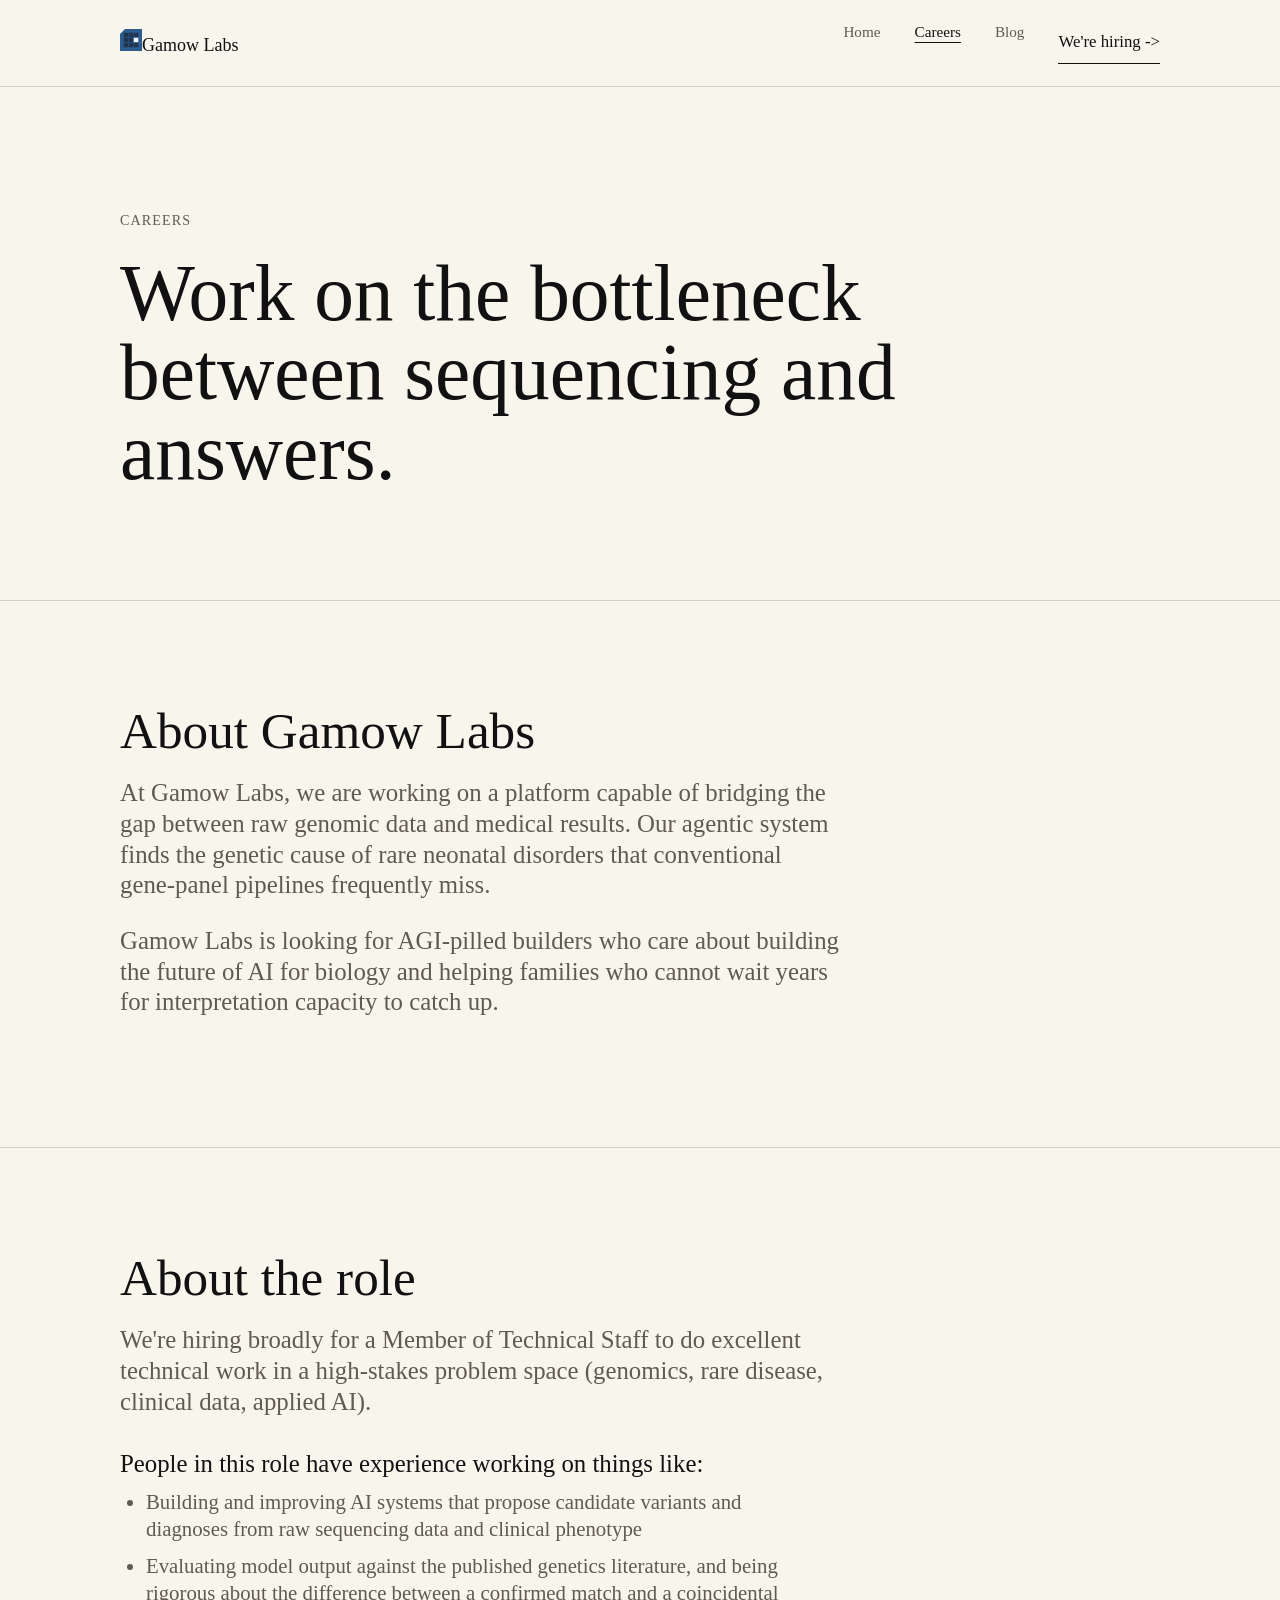
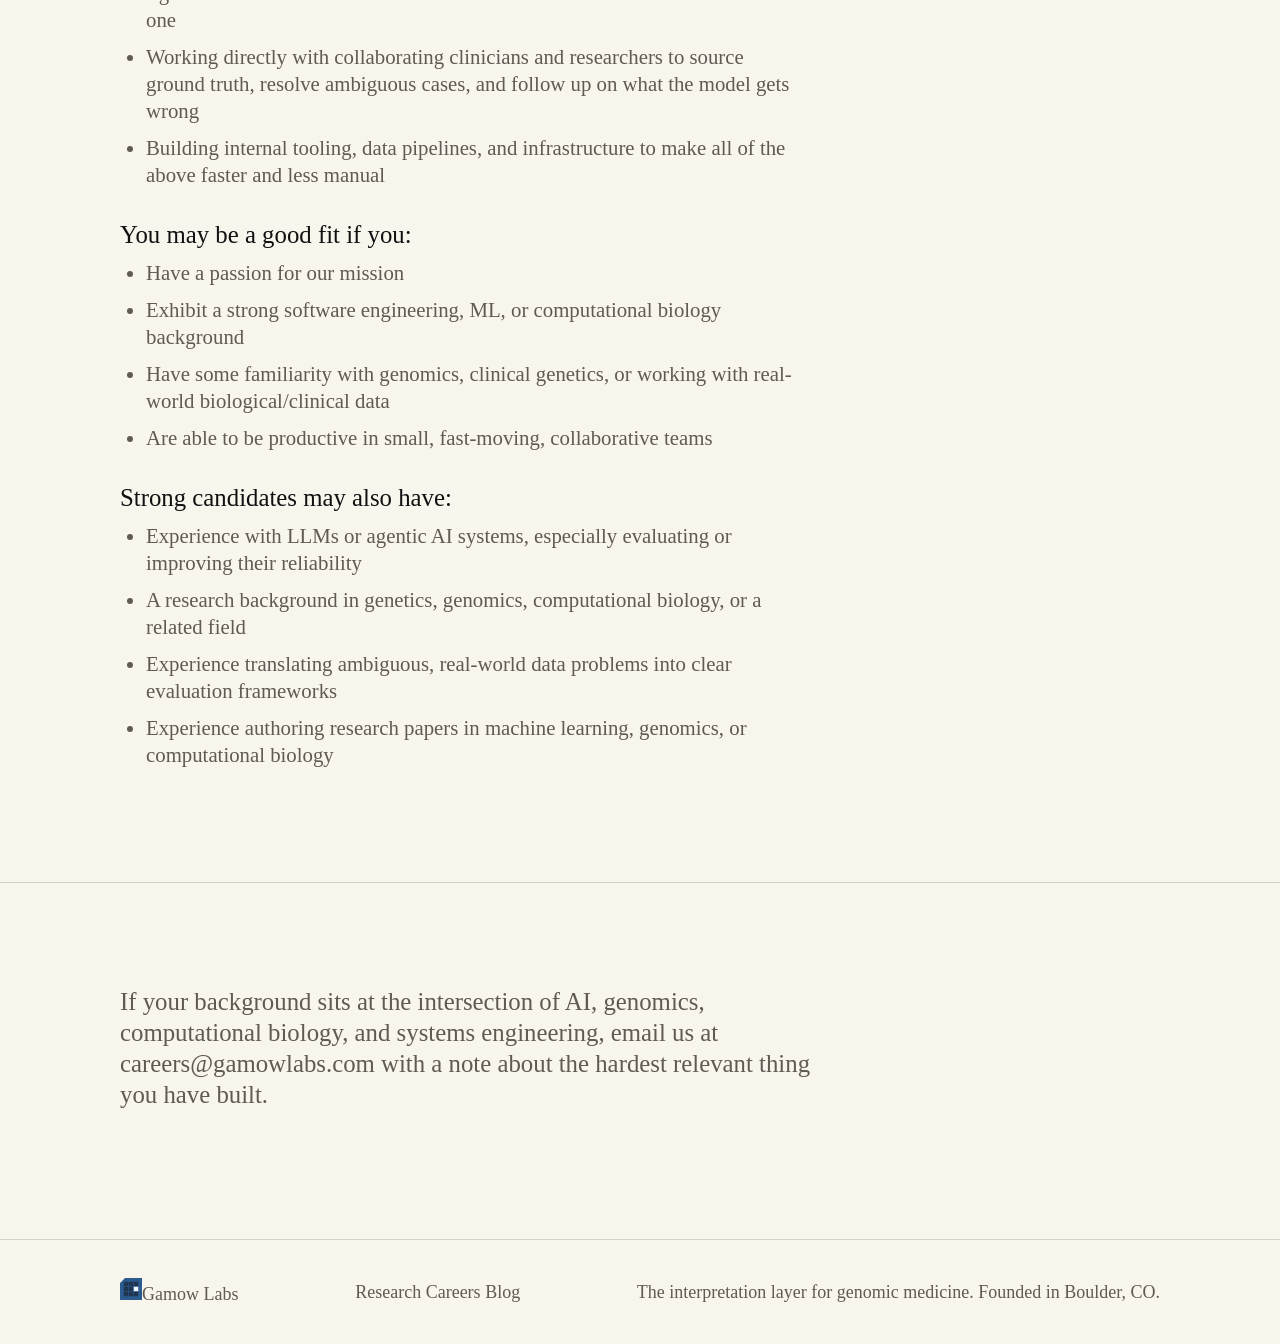
<file: careers.html>
<!doctype html>
<html lang="en">
  <head>
    <meta charset="utf-8">
    <meta name="viewport" content="width=device-width, initial-scale=1">
    <title>Careers | Gamow Labs</title>
    <meta name="description" content="Careers at Gamow Labs.">
    <link rel="canonical" href="https://gamowlabs.com/careers.html">
    <link rel="icon" type="image/svg+xml" href="assets/favicon.svg">
    <meta property="og:type" content="website">
    <meta property="og:site_name" content="Gamow Labs">
    <meta property="og:url" content="https://gamowlabs.com/careers.html">
    <meta property="og:title" content="Careers | Gamow Labs">
    <meta property="og:description" content="Work on the bottleneck between sequencing and answers. Gamow Labs is hiring Members of Technical Staff across AI systems, genomics, and clinical product.">
    <meta property="og:image" content="https://gamowlabs.com/assets/gamow-logo-black.png">
    <meta name="twitter:card" content="summary_large_image">
    <meta name="twitter:title" content="Careers | Gamow Labs">
    <meta name="twitter:description" content="Work on the bottleneck between sequencing and answers. Gamow Labs is hiring Members of Technical Staff across AI systems, genomics, and clinical product.">
    <meta name="twitter:image" content="https://gamowlabs.com/assets/gamow-logo-black.png">
    <link rel="preconnect" href="https://fonts.googleapis.com">
    <link rel="preconnect" href="https://fonts.gstatic.com" crossorigin>
    <link rel="stylesheet" href="https://fonts.googleapis.com/css2?family=Atkinson+Hyperlegible+Mono:wght@300..600&amp;family=Atkinson+Hyperlegible+Next:wght@300..700&amp;display=swap">
    <link rel="stylesheet" href="styles.css">
  </head>
  <body>
    <header class="site-header">
      <nav class="nav" aria-label="Main navigation">
        <a class="brand" href="index.html"><svg width="22" height="22" viewBox="0 0 22 22" aria-hidden="true"><path fill="#2c5b8f" d="M5 0H22V22H0V5Z"/><rect fill="#1f3550" x="3.75" y="3.75" width="4.5" height="4.5"/><rect fill="#1f3550" x="8.75" y="3.75" width="4.5" height="4.5"/><rect fill="#1f3550" x="13.75" y="3.75" width="4.5" height="4.5"/><rect fill="#1f3550" x="3.75" y="8.75" width="4.5" height="4.5"/><rect fill="#1f3550" x="8.75" y="8.75" width="4.5" height="4.5"/><rect fill="#eef6fd" x="13.75" y="8.75" width="4.5" height="4.5"/><rect fill="#1f3550" x="3.75" y="13.75" width="4.5" height="4.5"/><rect fill="#1f3550" x="8.75" y="13.75" width="4.5" height="4.5"/><rect fill="#1f3550" x="13.75" y="13.75" width="4.5" height="4.5"/></svg><span>Gamow Labs</span></a>
        <div class="nav-links">
          <a href="index.html">Home</a>
          <a href="careers.html" aria-current="page">Careers</a>
          <a href="blog.html">Blog</a>
          <a class="button button-outline nav-cta" href="careers.html">We're hiring</a>
        </div>
      </nav>
    </header>

    <main>
      <section class="page-hero">
        <div class="wrap">
          <p class="eyebrow">Careers</p>
          <h1>Work on the bottleneck between sequencing and answers.</h1>
        </div>
      </section>

      <section class="section">
        <div class="wrap">
          <h2>About Gamow Labs</h2>
          <p class="lead">At Gamow Labs, we are working on a platform capable of bridging the gap between raw genomic data and medical results. Our agentic system finds the genetic cause of rare neonatal disorders that conventional gene-panel pipelines frequently miss.</p>
          <p class="lead">Gamow Labs is looking for AGI-pilled builders who care about building the future of AI for biology and helping families who cannot wait years for interpretation capacity to catch up.</p>
        </div>
      </section>

      <section class="section">
        <div class="wrap">
          <h2>About the role</h2>
          <p class="lead">We're hiring broadly for a Member of Technical Staff to do excellent technical work in a high-stakes problem space (genomics, rare disease, clinical data, applied AI).</p>

          <h3 class="list-lead">People in this role have experience working on things like:</h3>
          <ul class="role-list">
            <li>Building and improving AI systems that propose candidate variants and diagnoses from raw sequencing data and clinical phenotype</li>
            <li>Evaluating model output against the published genetics literature, and being rigorous about the difference between a confirmed match and a coincidental one</li>
            <li>Working directly with collaborating clinicians and researchers to source ground truth, resolve ambiguous cases, and follow up on what the model gets wrong</li>
            <li>Building internal tooling, data pipelines, and infrastructure to make all of the above faster and less manual</li>
          </ul>

          <h3 class="list-lead">You may be a good fit if you:</h3>
          <ul class="role-list">
            <li>Have a passion for our mission</li>
            <li>Exhibit a strong software engineering, ML, or computational biology background</li>
            <li>Have some familiarity with genomics, clinical genetics, or working with real-world biological/clinical data</li>
            <li>Are able to be productive in small, fast-moving, collaborative teams</li>
          </ul>

          <h3 class="list-lead">Strong candidates may also have:</h3>
          <ul class="role-list">
            <li>Experience with LLMs or agentic AI systems, especially evaluating or improving their reliability</li>
            <li>A research background in genetics, genomics, computational biology, or a related field</li>
            <li>Experience translating ambiguous, real-world data problems into clear evaluation frameworks</li>
            <li>Experience authoring research papers in machine learning, genomics, or computational biology</li>
          </ul>
        </div>
      </section>

      <section class="section">
        <div class="wrap">
          <p class="lead">If your background sits at the intersection of AI, genomics, computational biology, and systems engineering, email us at <a href="mailto:careers@gamowlabs.com?subject=Member%20of%20Technical%20Staff%20application">careers@gamowlabs.com</a> with a note about the hardest relevant thing you have built.</p>
        </div>
      </section>
    </main>

    <footer class="site-footer night">
      <div class="footer-inner">
        <a class="brand" href="index.html"><svg width="22" height="22" viewBox="0 0 22 22" aria-hidden="true"><path fill="#2c5b8f" d="M5 0H22V22H0V5Z"/><rect fill="#1f3550" x="3.75" y="3.75" width="4.5" height="4.5"/><rect fill="#1f3550" x="8.75" y="3.75" width="4.5" height="4.5"/><rect fill="#1f3550" x="13.75" y="3.75" width="4.5" height="4.5"/><rect fill="#1f3550" x="3.75" y="8.75" width="4.5" height="4.5"/><rect fill="#1f3550" x="8.75" y="8.75" width="4.5" height="4.5"/><rect fill="#eef6fd" x="13.75" y="8.75" width="4.5" height="4.5"/><rect fill="#1f3550" x="3.75" y="13.75" width="4.5" height="4.5"/><rect fill="#1f3550" x="8.75" y="13.75" width="4.5" height="4.5"/><rect fill="#1f3550" x="13.75" y="13.75" width="4.5" height="4.5"/></svg><span>Gamow Labs</span></a>
        <nav class="footer-links" aria-label="Footer">
          <a href="index.html#research">Research</a>
          <a href="careers.html">Careers</a>
          <a href="blog.html">Blog</a>
        </nav>
        <span>The interpretation layer for genomic medicine. Founded in Boulder, CO.</span>
      </div>
    </footer>
  </body>
</html>
</file>
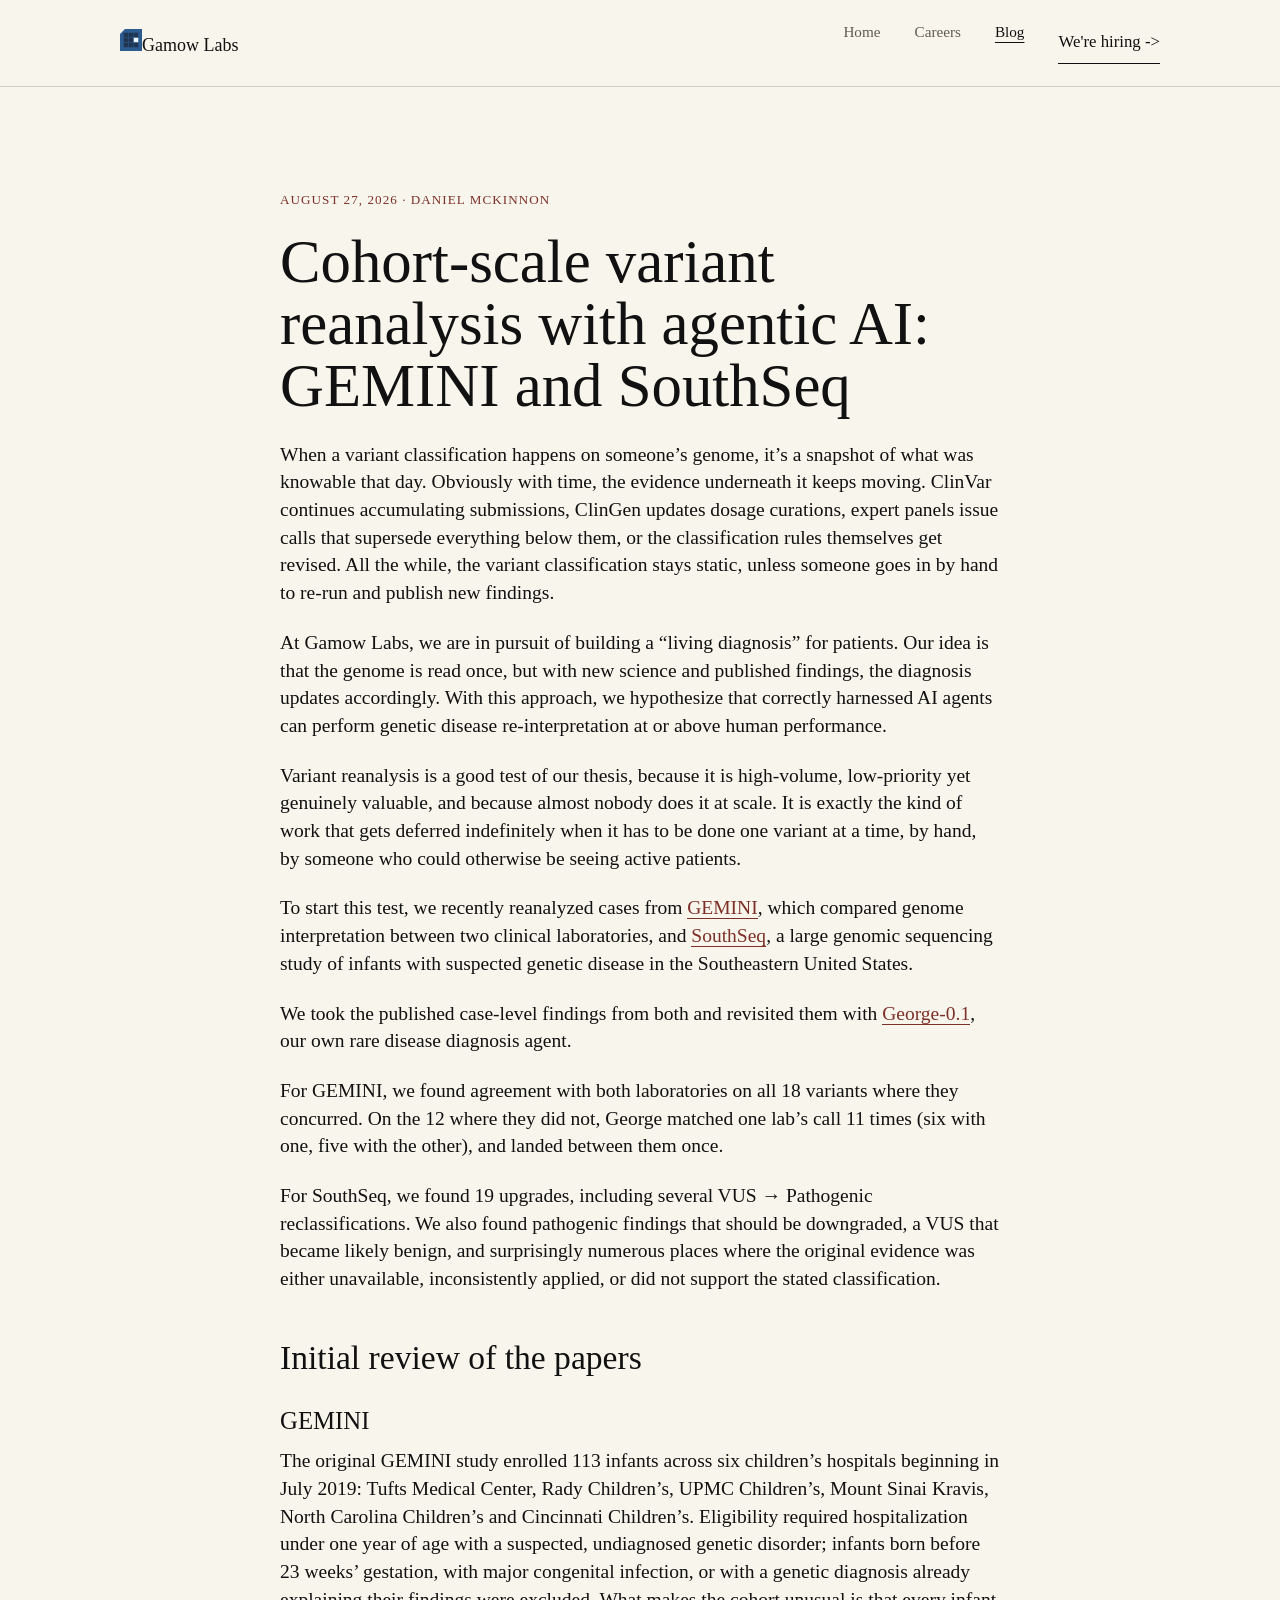
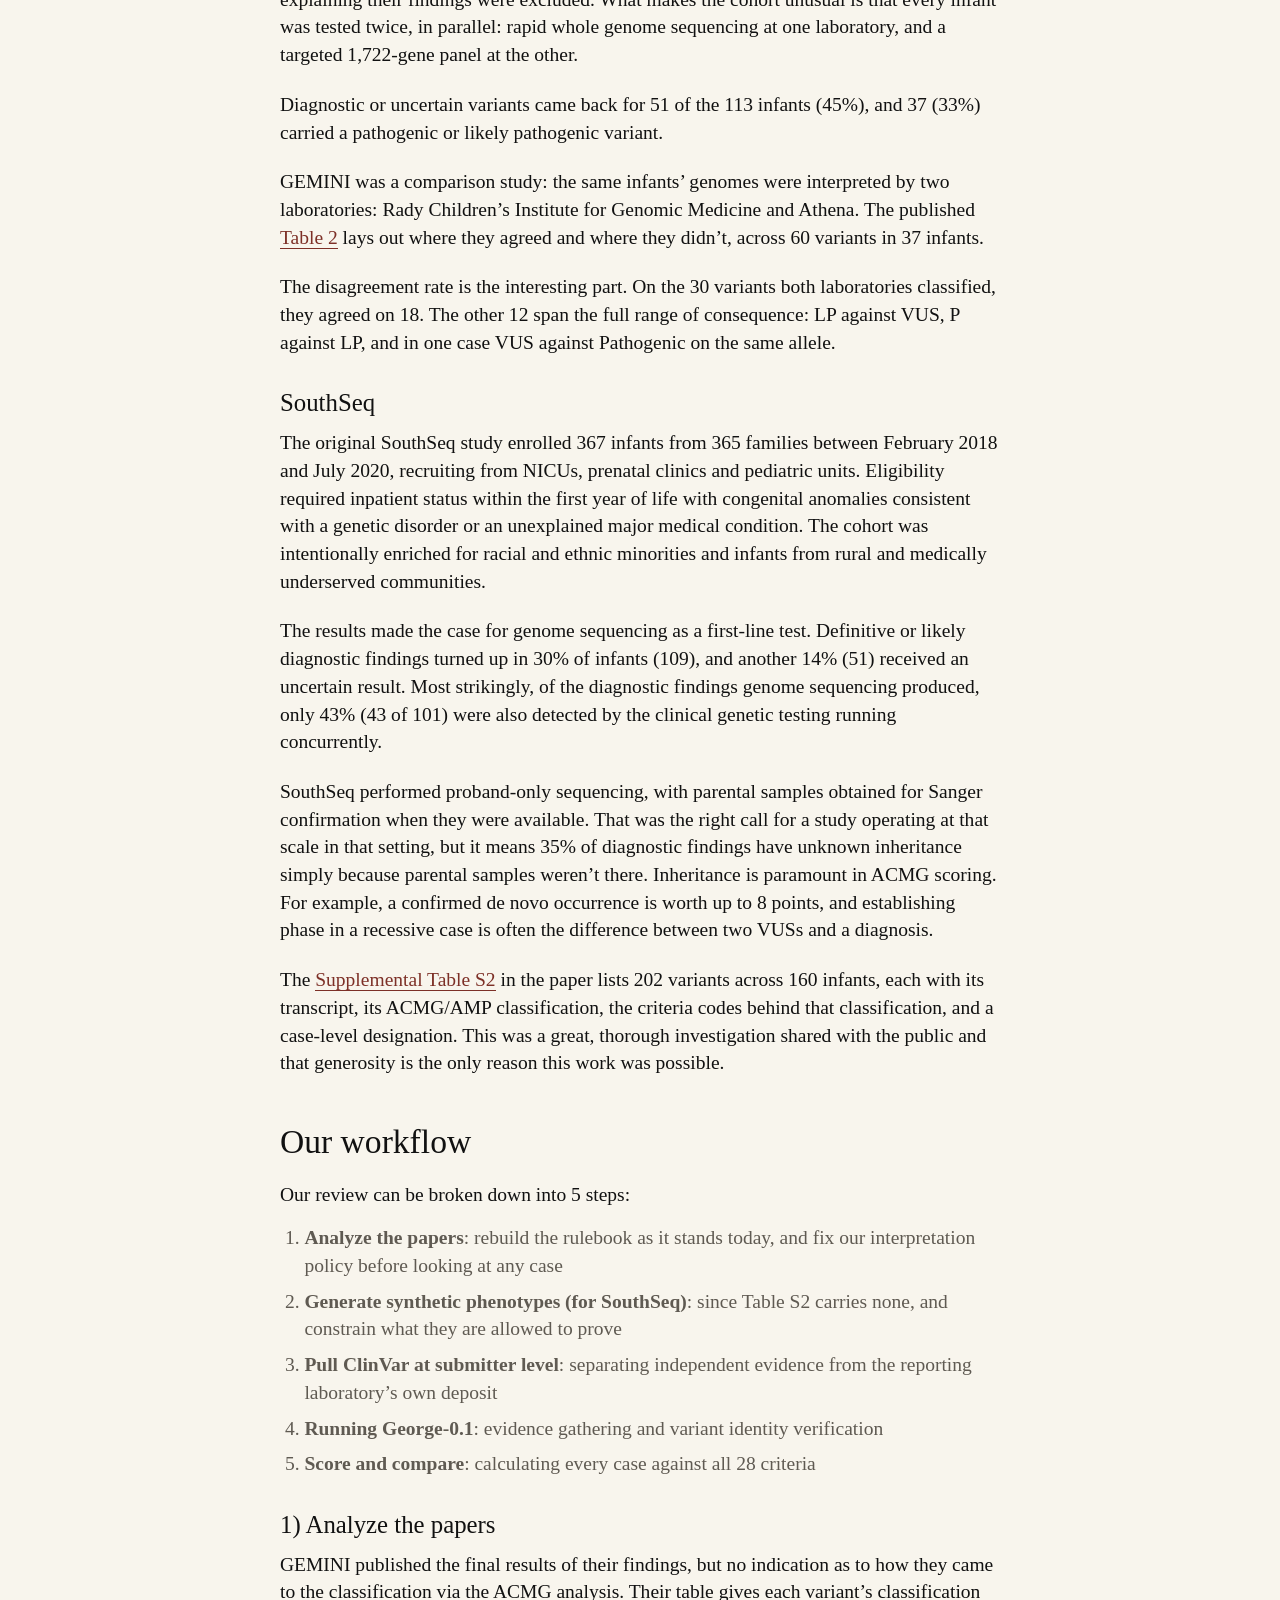
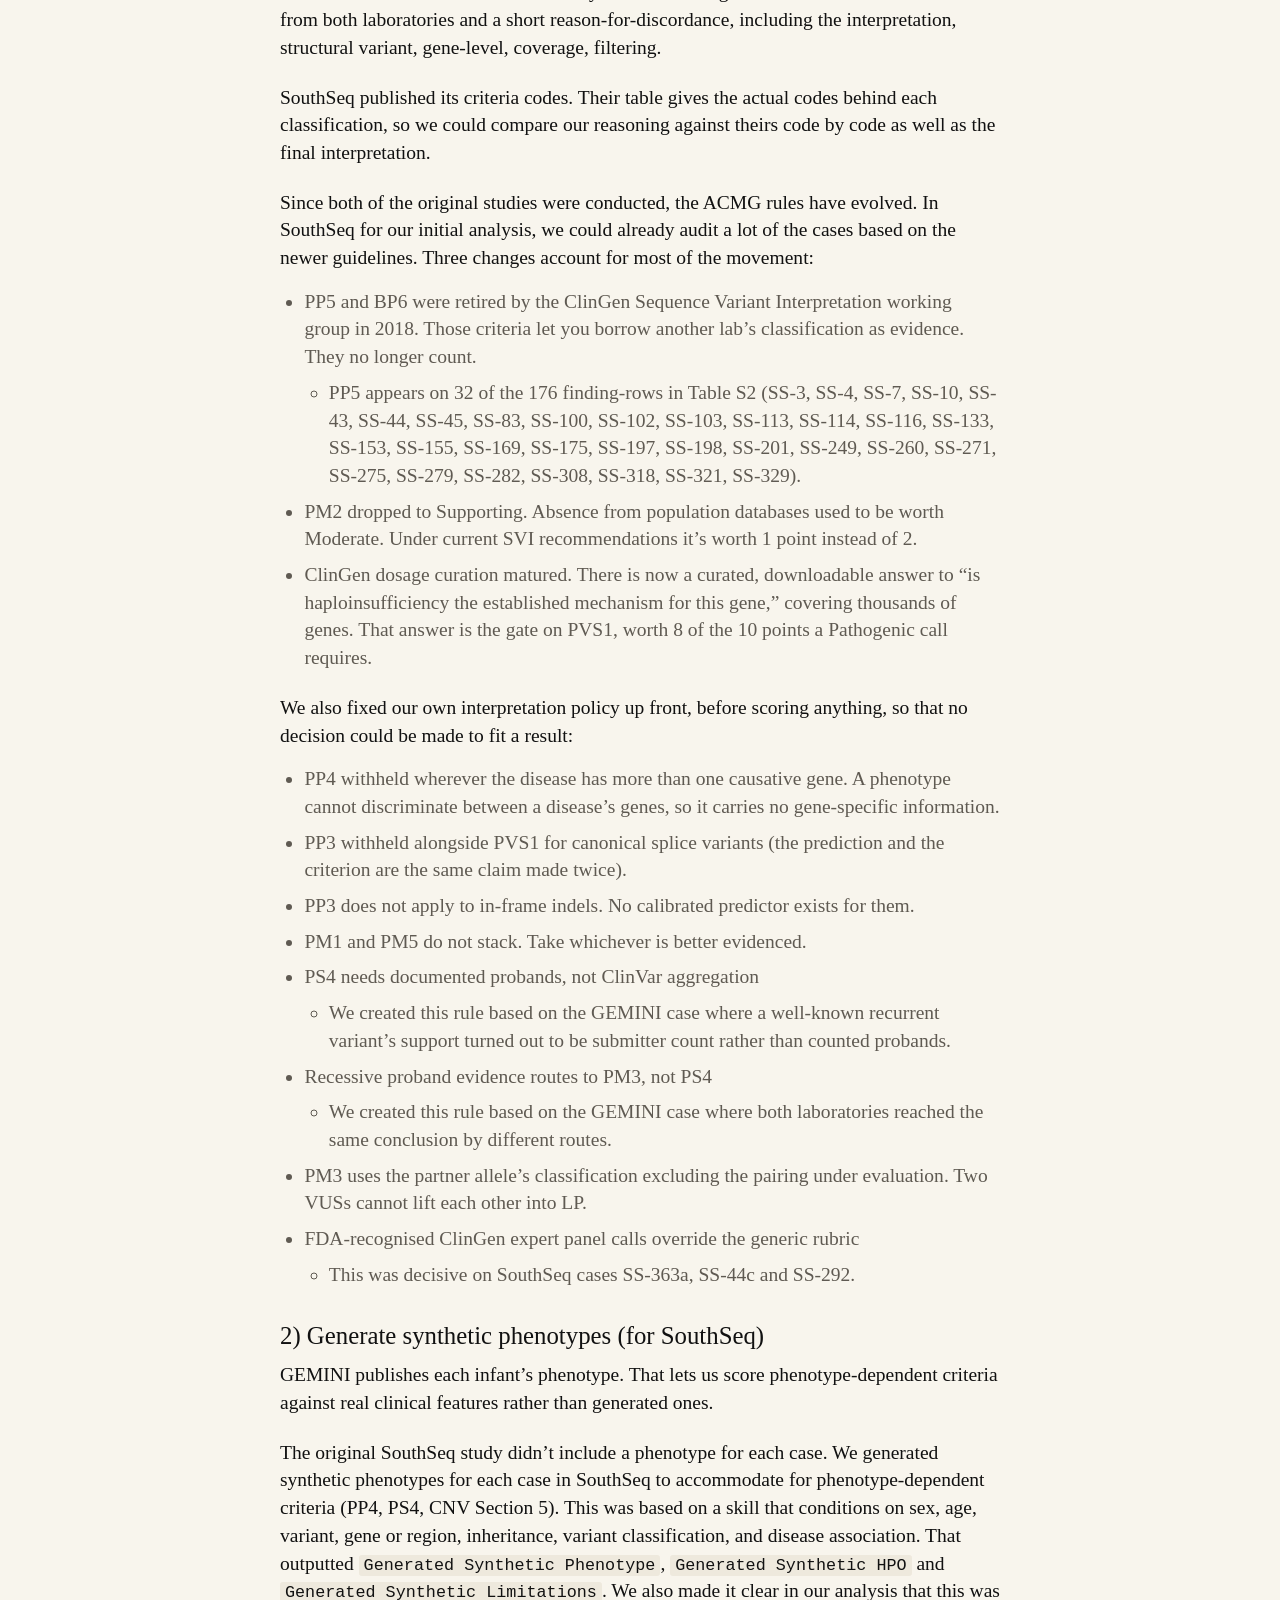
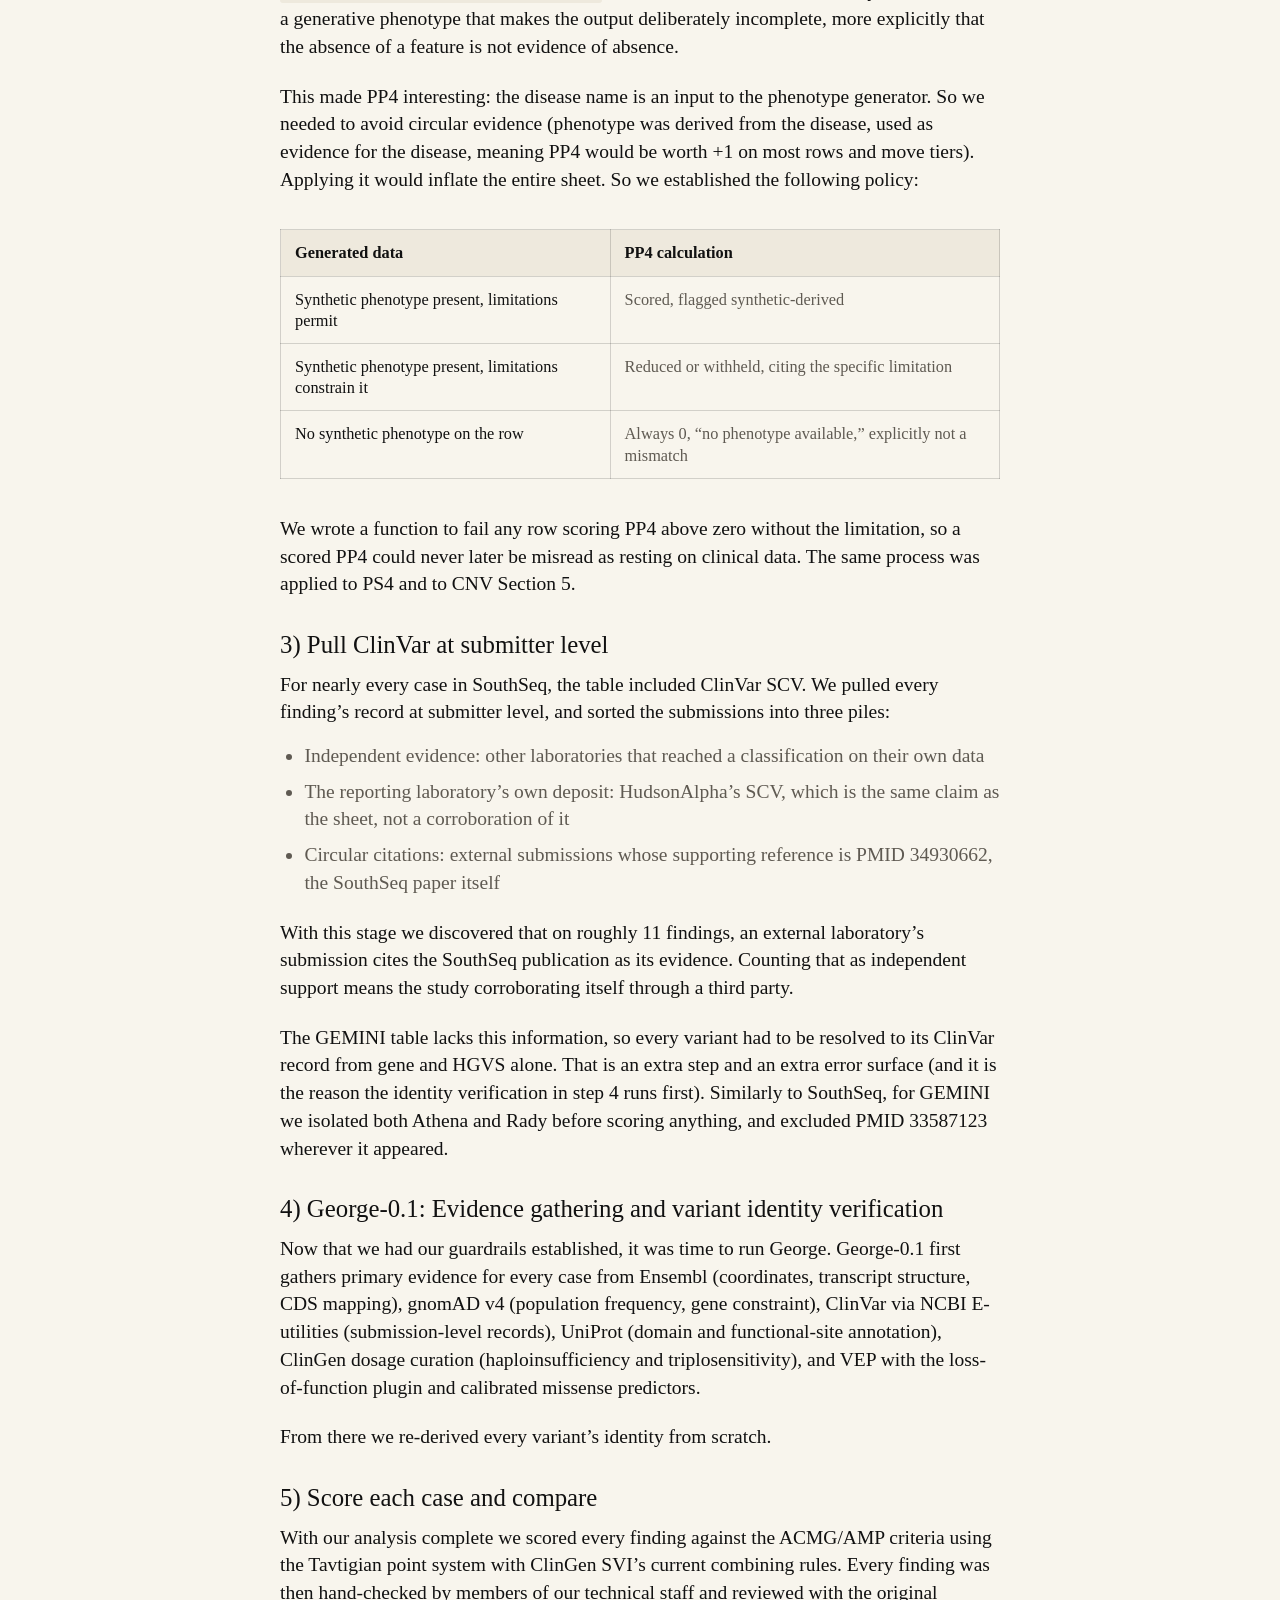
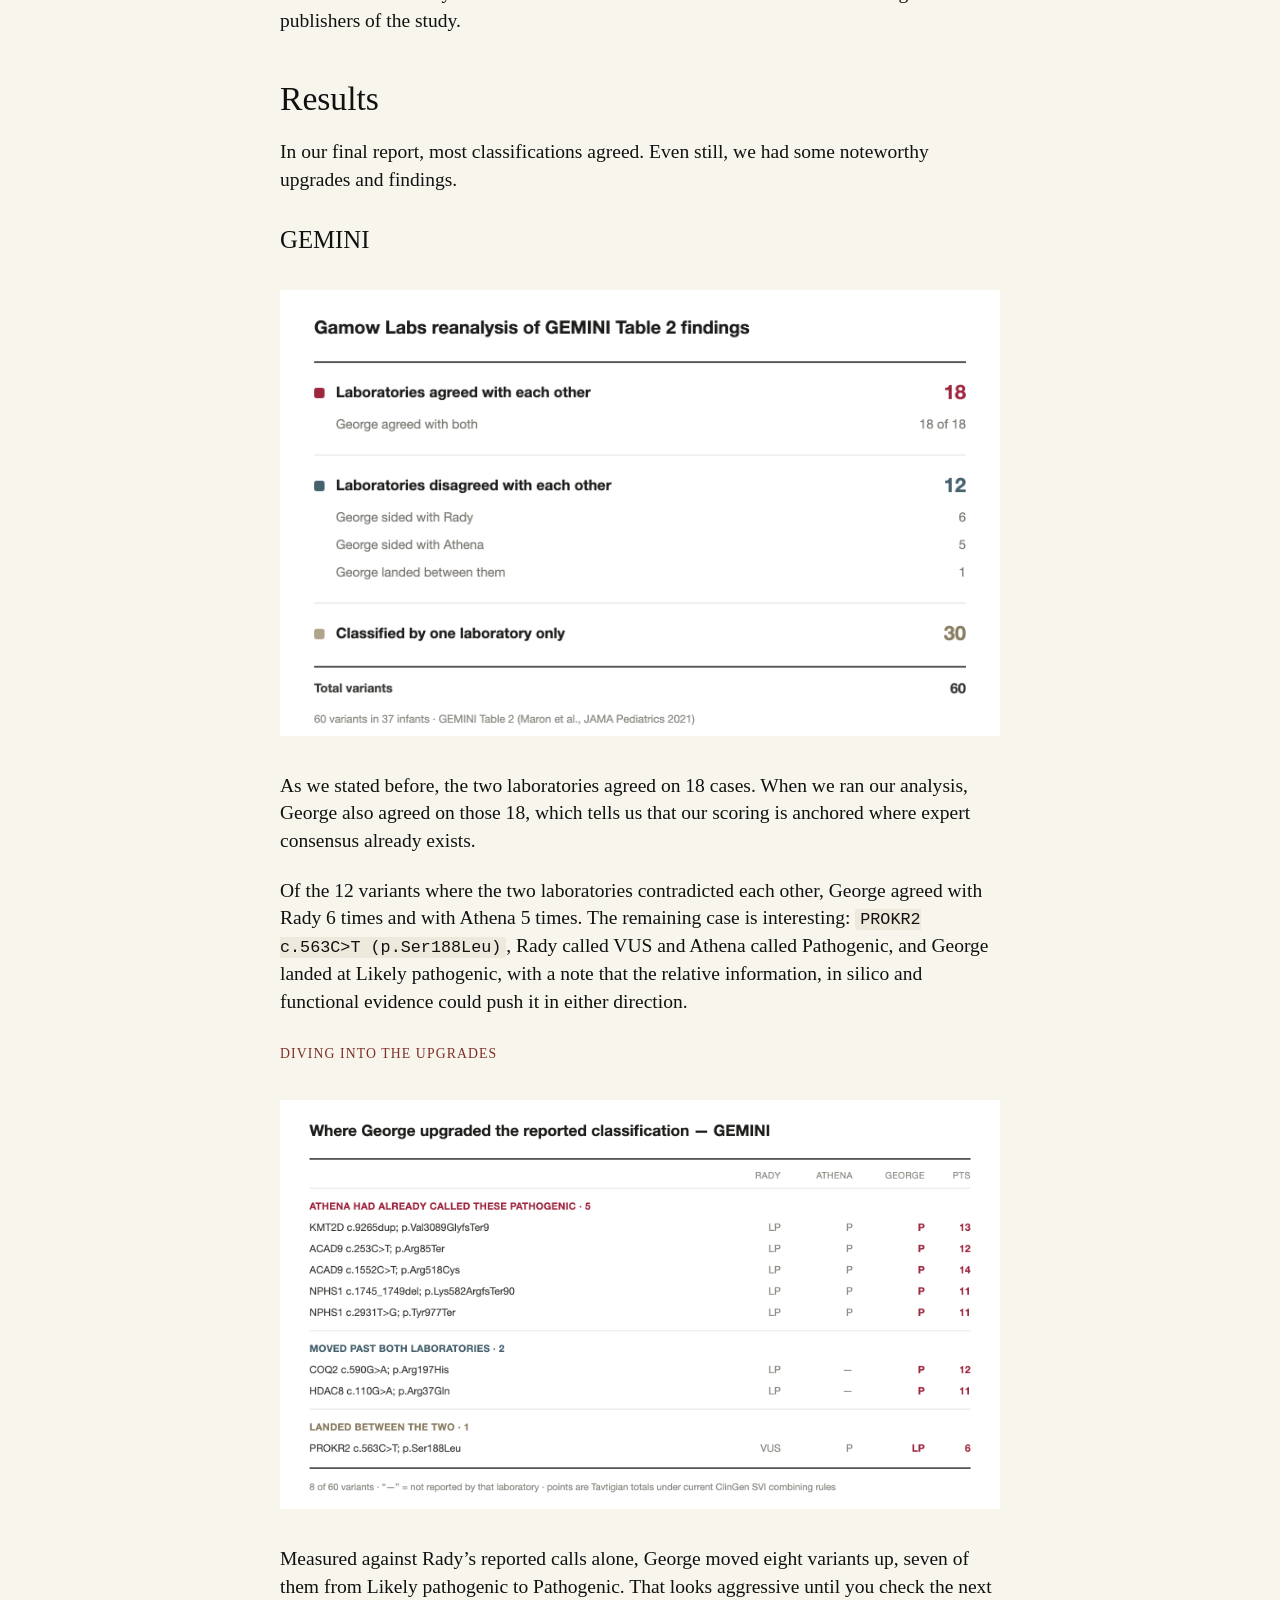
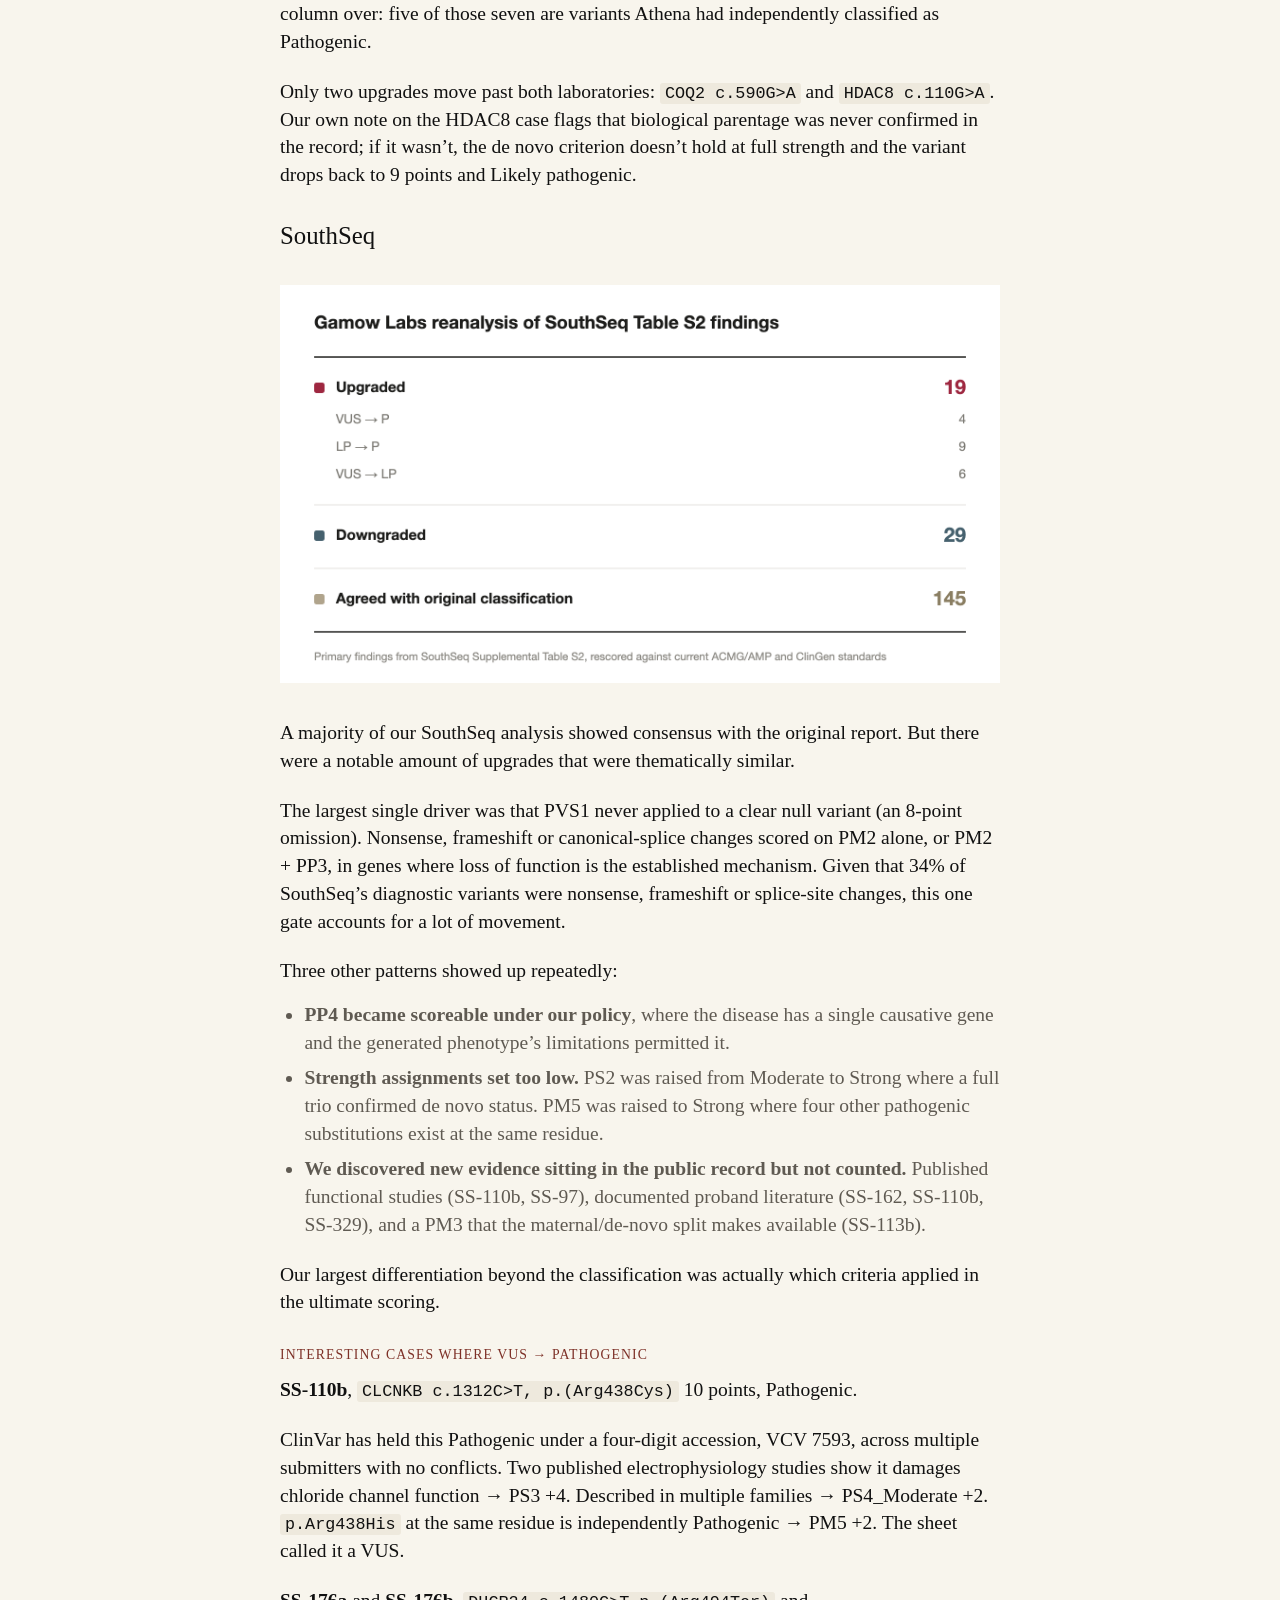
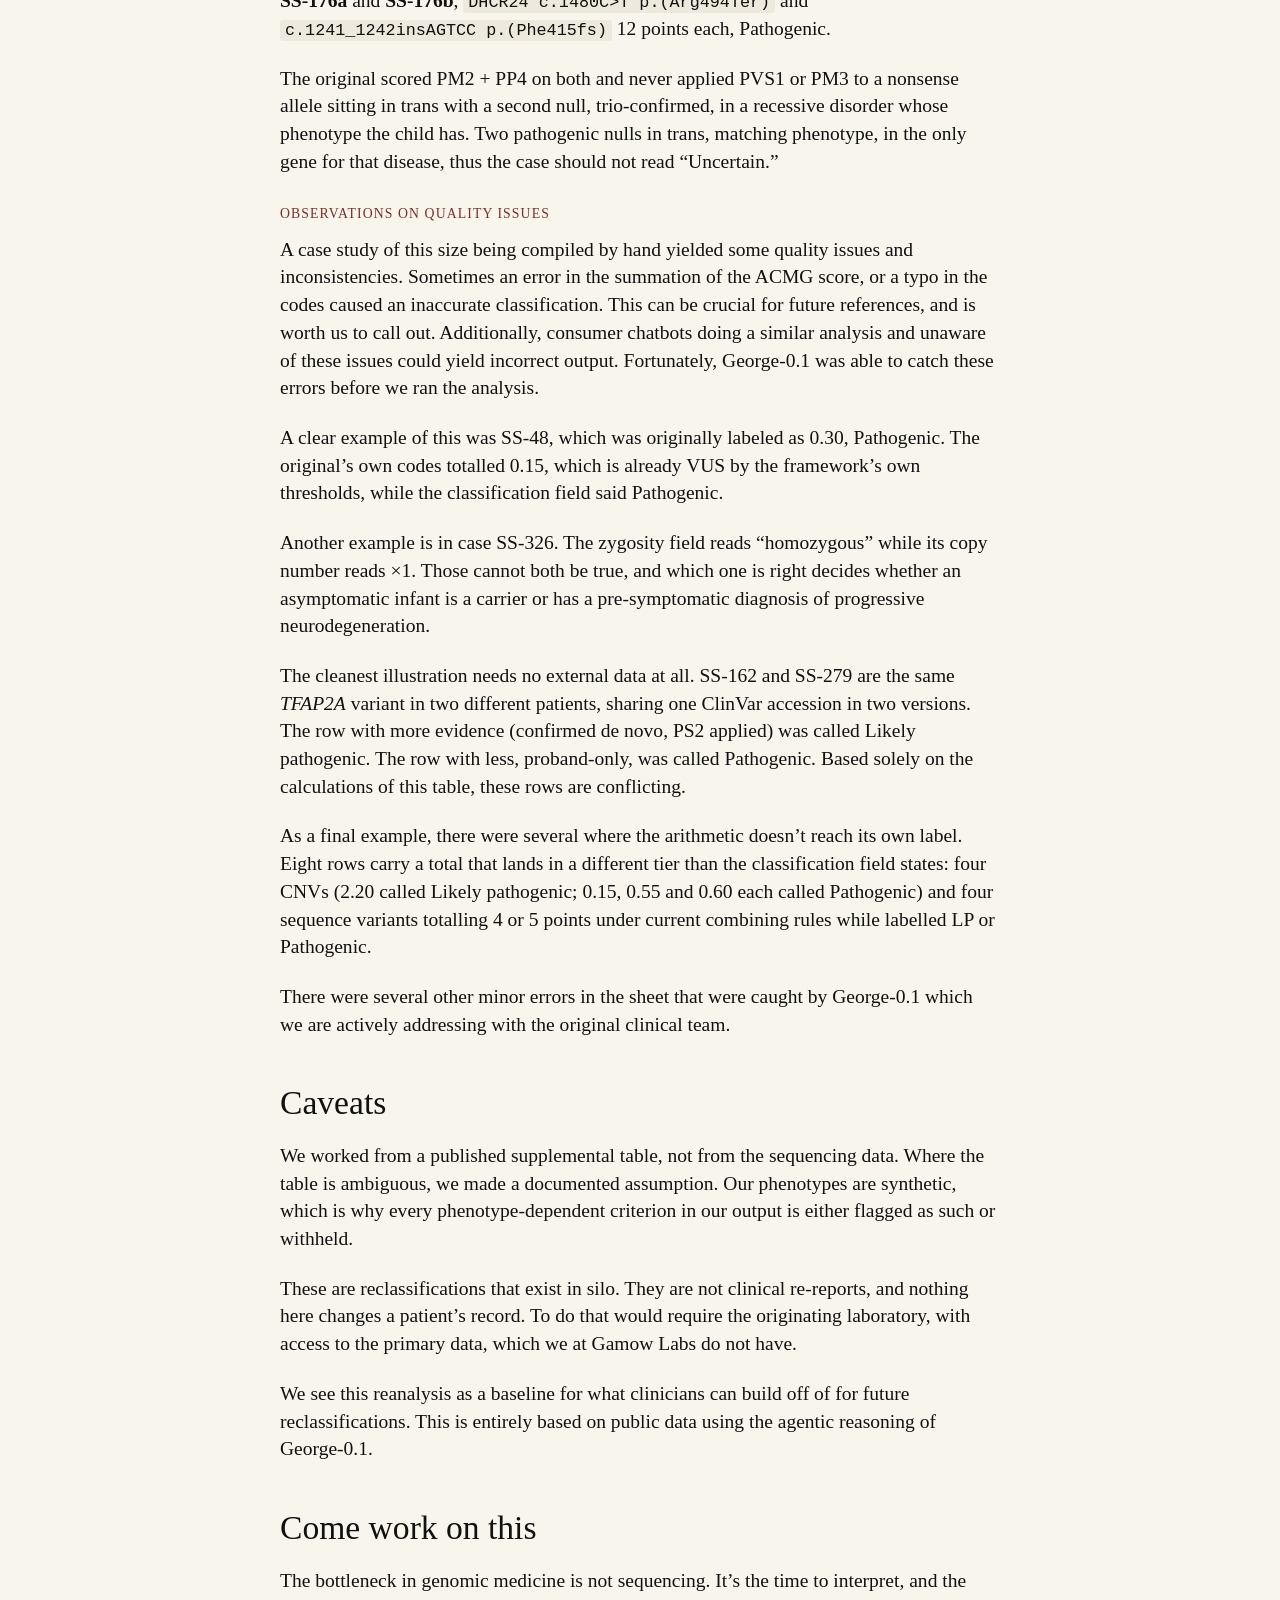
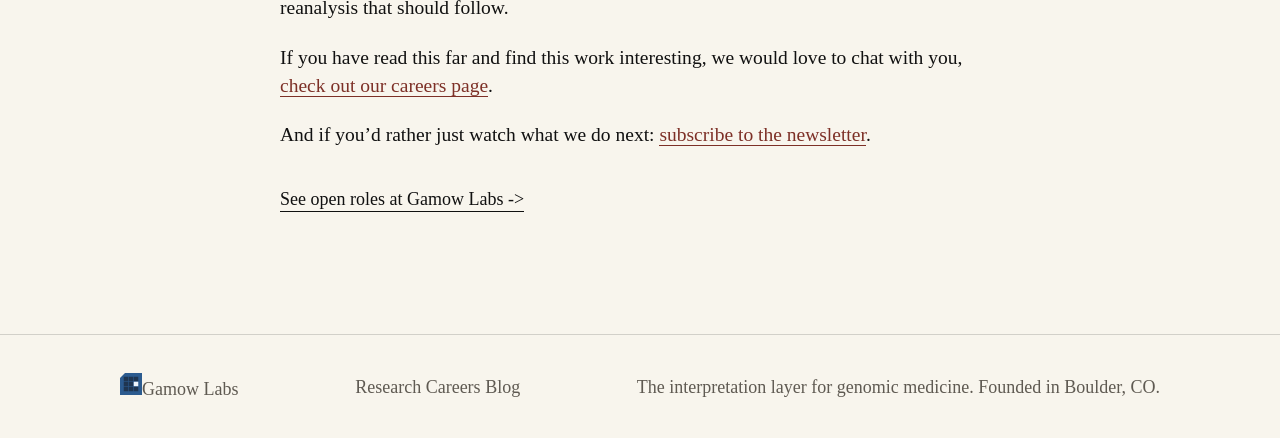
<file: cohort-scale-variant-reanalysis-with-agentic-ai.html>
<!doctype html>
<html lang="en">
  <head>
    <meta charset="utf-8">
    <meta name="viewport" content="width=device-width, initial-scale=1">
    <title>Cohort-scale variant reanalysis with agentic AI: GEMINI and SouthSeq | Gamow Labs</title>
    <meta name="description" content="We revisited the published variant classifications from the GEMINI and SouthSeq studies with George-0.1, our rare disease diagnosis agent, and scored every case against current ACMG criteria.">
    <link rel="canonical" href="https://gamowlabs.com/cohort-scale-variant-reanalysis-with-agentic-ai.html">
    <link rel="icon" type="image/svg+xml" href="assets/favicon.svg">
    <meta property="og:type" content="article">
    <meta property="og:site_name" content="Gamow Labs">
    <meta property="og:url" content="https://gamowlabs.com/cohort-scale-variant-reanalysis-with-agentic-ai.html">
    <meta property="og:title" content="Cohort-scale variant reanalysis with agentic AI: GEMINI and SouthSeq">
    <meta property="og:description" content="We revisited the published variant classifications from the GEMINI and SouthSeq studies with George-0.1, our rare disease diagnosis agent, and scored every case against current ACMG criteria.">
    <!-- TODO: swap to a figure from this post once the images land. -->
    <meta property="og:image" content="https://gamowlabs.com/assets/gamow-logo-black.png">
    <meta property="article:published_time" content="2026-08-27">
    <meta name="twitter:card" content="summary_large_image">
    <meta name="twitter:title" content="Cohort-scale variant reanalysis with agentic AI: GEMINI and SouthSeq">
    <meta name="twitter:description" content="We revisited the published variant classifications from the GEMINI and SouthSeq studies with George-0.1, our rare disease diagnosis agent, and scored every case against current ACMG criteria.">
    <meta name="twitter:image" content="https://gamowlabs.com/assets/gamow-logo-black.png">
    <link rel="preconnect" href="https://fonts.googleapis.com">
    <link rel="preconnect" href="https://fonts.gstatic.com" crossorigin>
    <link rel="stylesheet" href="https://fonts.googleapis.com/css2?family=Atkinson+Hyperlegible+Mono:wght@300..600&amp;family=Atkinson+Hyperlegible+Next:wght@300..700&amp;display=swap">
    <link rel="stylesheet" href="styles.css">
  </head>
  <body>
    <header class="site-header">
      <nav class="nav" aria-label="Main navigation">
        <a class="brand" href="index.html"><svg width="22" height="22" viewBox="0 0 22 22" aria-hidden="true"><path fill="#2c5b8f" d="M5 0H22V22H0V5Z"/><rect fill="#1f3550" x="3.75" y="3.75" width="4.5" height="4.5"/><rect fill="#1f3550" x="8.75" y="3.75" width="4.5" height="4.5"/><rect fill="#1f3550" x="13.75" y="3.75" width="4.5" height="4.5"/><rect fill="#1f3550" x="3.75" y="8.75" width="4.5" height="4.5"/><rect fill="#1f3550" x="8.75" y="8.75" width="4.5" height="4.5"/><rect fill="#eef6fd" x="13.75" y="8.75" width="4.5" height="4.5"/><rect fill="#1f3550" x="3.75" y="13.75" width="4.5" height="4.5"/><rect fill="#1f3550" x="8.75" y="13.75" width="4.5" height="4.5"/><rect fill="#1f3550" x="13.75" y="13.75" width="4.5" height="4.5"/></svg><span>Gamow Labs</span></a>
        <div class="nav-links">
          <a href="index.html">Home</a>
          <a href="careers.html">Careers</a>
          <a href="blog.html" aria-current="page">Blog</a>
          <a class="button button-outline nav-cta" href="careers.html">We're hiring</a>
        </div>
      </nav>
    </header>

    <main>
      <article class="post-article">
        <p class="meta">August 27, 2026 · Daniel McKinnon</p>
        <h1>Cohort-scale variant reanalysis with agentic AI: GEMINI and SouthSeq</h1>

        <div class="post-body">
          <p>When a variant classification happens on someone&rsquo;s genome, it&rsquo;s a snapshot of what was knowable that day. Obviously with time, the evidence underneath it keeps moving. ClinVar continues accumulating submissions, ClinGen updates dosage curations, expert panels issue calls that supersede everything below them, or the classification rules themselves get revised. All the while, the variant classification stays static, unless someone goes in by hand to re-run and publish new findings.</p>
          <p>At Gamow Labs, we are in pursuit of building a &ldquo;living diagnosis&rdquo; for patients. Our idea is that the genome is read once, but with new science and published findings, the diagnosis updates accordingly. With this approach, we hypothesize that correctly harnessed AI agents can perform genetic disease re-interpretation at or above human performance.</p>
          <p>Variant reanalysis is a good test of our thesis, because it is high-volume, low-priority yet genuinely valuable, and because almost nobody does it at scale. It is exactly the kind of work that gets deferred indefinitely when it has to be done one variant at a time, by hand, by someone who could otherwise be seeing active patients.</p>
          <p>To start this test, we recently reanalyzed cases from <a href="https://pmc.ncbi.nlm.nih.gov/articles/PMC7885094/">GEMINI</a>, which compared genome interpretation between two clinical laboratories, and <a href="https://pmc.ncbi.nlm.nih.gov/articles/PMC8995345/#SD5">SouthSeq</a>, a large genomic sequencing study of infants with suspected genetic disease in the Southeastern United States.</p>
          <p>We took the published case-level findings from both and revisited them with <a href="sota-genome-interpretation-with-agentic-ai.html">George-0.1</a>, our own rare disease diagnosis agent.</p>
          <p>For GEMINI, we found agreement with both laboratories on all 18 variants where they concurred. On the 12 where they did not, George matched one lab&rsquo;s call 11 times (six with one, five with the other), and landed between them once.</p>
          <p>For SouthSeq, we found 19 upgrades, including several VUS &rarr; Pathogenic reclassifications. We also found pathogenic findings that should be downgraded, a VUS that became likely benign, and surprisingly numerous places where the original evidence was either unavailable, inconsistently applied, or did not support the stated classification.</p>

          <h2>Initial review of the papers</h2>

          <h3>GEMINI</h3>
          <p>The original GEMINI study enrolled 113 infants across six children&rsquo;s hospitals beginning in July 2019: Tufts Medical Center, Rady Children&rsquo;s, UPMC Children&rsquo;s, Mount Sinai Kravis, North Carolina Children&rsquo;s and Cincinnati Children&rsquo;s. Eligibility required hospitalization under one year of age with a suspected, undiagnosed genetic disorder; infants born before 23 weeks&rsquo; gestation, with major congenital infection, or with a genetic diagnosis already explaining their findings were excluded. What makes the cohort unusual is that every infant was tested twice, in parallel: rapid whole genome sequencing at one laboratory, and a targeted 1,722-gene panel at the other.</p>
          <p>Diagnostic or uncertain variants came back for 51 of the 113 infants (45%), and 37 (33%) carried a pathogenic or likely pathogenic variant.</p>
          <p>GEMINI was a comparison study: the same infants&rsquo; genomes were interpreted by two laboratories: Rady Children&rsquo;s Institute for Genomic Medicine and Athena. The published <a href="https://pmc.ncbi.nlm.nih.gov/articles/PMC7885094/#poi200096t2">Table 2</a> lays out where they agreed and where they didn&rsquo;t, across 60 variants in 37 infants.</p>
          <p>The disagreement rate is the interesting part. On the 30 variants both laboratories classified, they agreed on 18. The other 12 span the full range of consequence: LP against VUS, P against LP, and in one case VUS against Pathogenic on the same allele.</p>

          <h3>SouthSeq</h3>
          <p>The original SouthSeq study enrolled 367 infants from 365 families between February 2018 and July 2020, recruiting from NICUs, prenatal clinics and pediatric units. Eligibility required inpatient status within the first year of life with congenital anomalies consistent with a genetic disorder or an unexplained major medical condition. The cohort was intentionally enriched for racial and ethnic minorities and infants from rural and medically underserved communities.</p>
          <p>The results made the case for genome sequencing as a first-line test. Definitive or likely diagnostic findings turned up in 30% of infants (109), and another 14% (51) received an uncertain result. Most strikingly, of the diagnostic findings genome sequencing produced, only 43% (43 of 101) were also detected by the clinical genetic testing running concurrently.</p>
          <p>SouthSeq performed proband-only sequencing, with parental samples obtained for Sanger confirmation when they were available. That was the right call for a study operating at that scale in that setting, but it means 35% of diagnostic findings have unknown inheritance simply because parental samples weren&rsquo;t there. Inheritance is paramount in ACMG scoring. For example, a confirmed de novo occurrence is worth up to 8 points, and establishing phase in a recessive case is often the difference between two VUSs and a diagnosis.</p>
          <p>The <a href="https://pmc.ncbi.nlm.nih.gov/articles/instance/8995345/bin/NIHMS1772956-supplement-Table_S2.xlsx">Supplemental Table S2</a> in the paper lists 202 variants across 160 infants, each with its transcript, its ACMG/AMP classification, the criteria codes behind that classification, and a case-level designation. This was a great, thorough investigation shared with the public and that generosity is the only reason this work was possible.</p>

          <h2>Our workflow</h2>
          <p>Our review can be broken down into 5 steps:</p>
          <ol>
            <li><strong>Analyze the papers</strong>: rebuild the rulebook as it stands today, and fix our interpretation policy before looking at any case</li>
            <li><strong>Generate synthetic phenotypes (for SouthSeq)</strong>: since Table S2 carries none, and constrain what they are allowed to prove</li>
            <li><strong>Pull ClinVar at submitter level</strong>: separating independent evidence from the reporting laboratory&rsquo;s own deposit</li>
            <li><strong>Running George-0.1</strong>: evidence gathering and variant identity verification</li>
            <li><strong>Score and compare</strong>: calculating every case against all 28 criteria</li>
          </ol>

          <h3>1) Analyze the papers</h3>
          <p>GEMINI published the final results of their findings, but no indication as to how they came to the classification via the ACMG analysis. Their table gives each variant&rsquo;s classification from both laboratories and a short reason-for-discordance, including the interpretation, structural variant, gene-level, coverage, filtering.</p>
          <p>SouthSeq published its criteria codes. Their table gives the actual codes behind each classification, so we could compare our reasoning against theirs code by code as well as the final interpretation.</p>
          <p>Since both of the original studies were conducted, the ACMG rules have evolved. In SouthSeq for our initial analysis, we could already audit a lot of the cases based on the newer guidelines. Three changes account for most of the movement:</p>
          <ul>
            <li>PP5 and BP6 were retired by the ClinGen Sequence Variant Interpretation working group in 2018. Those criteria let you borrow another lab&rsquo;s classification as evidence. They no longer count.
              <ul>
                <li>PP5 appears on 32 of the 176 finding-rows in Table S2 (SS-3, SS-4, SS-7, SS-10, SS-43, SS-44, SS-45, SS-83, SS-100, SS-102, SS-103, SS-113, SS-114, SS-116, SS-133, SS-153, SS-155, SS-169, SS-175, SS-197, SS-198, SS-201, SS-249, SS-260, SS-271, SS-275, SS-279, SS-282, SS-308, SS-318, SS-321, SS-329).</li>
              </ul>
            </li>
            <li>PM2 dropped to Supporting. Absence from population databases used to be worth Moderate. Under current SVI recommendations it&rsquo;s worth 1 point instead of 2.</li>
            <li>ClinGen dosage curation matured. There is now a curated, downloadable answer to &ldquo;is haploinsufficiency the established mechanism for this gene,&rdquo; covering thousands of genes. That answer is the gate on PVS1, worth 8 of the 10 points a Pathogenic call requires.</li>
          </ul>
          <p>We also fixed our own interpretation policy up front, before scoring anything, so that no decision could be made to fit a result:</p>
          <ul>
            <li>PP4 withheld wherever the disease has more than one causative gene. A phenotype cannot discriminate between a disease&rsquo;s genes, so it carries no gene-specific information.</li>
            <li>PP3 withheld alongside PVS1 for canonical splice variants (the prediction and the criterion are the same claim made twice).</li>
            <li>PP3 does not apply to in-frame indels. No calibrated predictor exists for them.</li>
            <li>PM1 and PM5 do not stack. Take whichever is better evidenced.</li>
            <li>PS4 needs documented probands, not ClinVar aggregation
              <ul>
                <li>We created this rule based on the GEMINI case where a well-known recurrent variant&rsquo;s support turned out to be submitter count rather than counted probands.</li>
              </ul>
            </li>
            <li>Recessive proband evidence routes to PM3, not PS4
              <ul>
                <li>We created this rule based on the GEMINI case where both laboratories reached the same conclusion by different routes.</li>
              </ul>
            </li>
            <li>PM3 uses the partner allele&rsquo;s classification excluding the pairing under evaluation. Two VUSs cannot lift each other into LP.</li>
            <li>FDA-recognised ClinGen expert panel calls override the generic rubric
              <ul>
                <li>This was decisive on SouthSeq cases SS-363a, SS-44c and SS-292.</li>
              </ul>
            </li>
          </ul>

          <h3>2) Generate synthetic phenotypes (for SouthSeq)</h3>
          <p>GEMINI publishes each infant&rsquo;s phenotype. That lets us score phenotype-dependent criteria against real clinical features rather than generated ones.</p>
          <p>The original SouthSeq study didn&rsquo;t include a phenotype for each case. We generated synthetic phenotypes for each case in SouthSeq to accommodate for phenotype-dependent criteria (PP4, PS4, CNV Section 5). This was based on a skill that conditions on sex, age, variant, gene or region, inheritance, variant classification, and disease association. That outputted <code>Generated Synthetic Phenotype</code>, <code>Generated Synthetic HPO</code> and <code>Generated Synthetic Limitations</code>. We also made it clear in our analysis that this was a generative phenotype that makes the output deliberately incomplete, more explicitly that the absence of a feature is not evidence of absence.</p>
          <p>This made PP4 interesting: the disease name is an input to the phenotype generator. So we needed to avoid circular evidence (phenotype was derived from the disease, used as evidence for the disease, meaning PP4 would be worth +1 on most rows and move tiers). Applying it would inflate the entire sheet. So we established the following policy:</p>

          <div class="post-table-wrap">
            <table class="post-table post-table-plain">
              <thead>
                <tr>
                  <th scope="col">Generated data</th>
                  <th scope="col">PP4 calculation</th>
                </tr>
              </thead>
              <tbody>
                <tr>
                  <th scope="row">Synthetic phenotype present, limitations permit</th>
                  <td>Scored, flagged synthetic-derived</td>
                </tr>
                <tr>
                  <th scope="row">Synthetic phenotype present, limitations constrain it</th>
                  <td>Reduced or withheld, citing the specific limitation</td>
                </tr>
                <tr>
                  <th scope="row">No synthetic phenotype on the row</th>
                  <td>Always 0, &ldquo;no phenotype available,&rdquo; explicitly not a mismatch</td>
                </tr>
              </tbody>
            </table>
          </div>

          <p>We wrote a function to fail any row scoring PP4 above zero without the limitation, so a scored PP4 could never later be misread as resting on clinical data. The same process was applied to PS4 and to CNV Section 5.</p>

          <h3>3) Pull ClinVar at submitter level</h3>
          <p>For nearly every case in SouthSeq, the table included ClinVar SCV. We pulled every finding&rsquo;s record at submitter level, and sorted the submissions into three piles:</p>
          <ul>
            <li>Independent evidence: other laboratories that reached a classification on their own data</li>
            <li>The reporting laboratory&rsquo;s own deposit: HudsonAlpha&rsquo;s SCV, which is the same claim as the sheet, not a corroboration of it</li>
            <li>Circular citations: external submissions whose supporting reference is PMID 34930662, the SouthSeq paper itself</li>
          </ul>
          <p>With this stage we discovered that on roughly 11 findings, an external laboratory&rsquo;s submission cites the SouthSeq publication as its evidence. Counting that as independent support means the study corroborating itself through a third party.</p>
          <p>The GEMINI table lacks this information, so every variant had to be resolved to its ClinVar record from gene and HGVS alone. That is an extra step and an extra error surface (and it is the reason the identity verification in step 4 runs first). Similarly to SouthSeq, for GEMINI we isolated both Athena and Rady before scoring anything, and excluded PMID 33587123 wherever it appeared.</p>

          <h3>4) George-0.1: Evidence gathering and variant identity verification</h3>
          <p>Now that we had our guardrails established, it was time to run George. George-0.1 first gathers primary evidence for every case from Ensembl (coordinates, transcript structure, CDS mapping), gnomAD v4 (population frequency, gene constraint), ClinVar via NCBI E-utilities (submission-level records), UniProt (domain and functional-site annotation), ClinGen dosage curation (haploinsufficiency and triplosensitivity), and VEP with the loss-of-function plugin and calibrated missense predictors.</p>
          <p>From there we re-derived every variant&rsquo;s identity from scratch.</p>

          <h3>5) Score each case and compare</h3>
          <p>With our analysis complete we scored every finding against the ACMG/AMP criteria using the Tavtigian point system with ClinGen SVI&rsquo;s current combining rules. Every finding was then hand-checked by members of our technical staff and reviewed with the original publishers of the study.</p>

          <h2>Results</h2>
          <p>In our final report, most classifications agreed. Even still, we had some noteworthy upgrades and findings.</p>

          <h3>GEMINI</h3>
          <figure class="post-figure"><a href="assets/gemini-results-table.png" target="_blank" rel="noopener"><img src="assets/gemini-results-table.png" alt="Summary of the Gamow Labs reanalysis of GEMINI Table 2 findings. Of 60 total variants in 37 infants, the two laboratories agreed on 18 and George agreed with both on all 18. They disagreed on 12, where George sided with Rady 6 times, with Athena 5 times, and landed between them once. The remaining 30 variants were classified by one laboratory only."></a></figure>

          <p>As we stated before, the two laboratories agreed on 18 cases. When we ran our analysis, George also agreed on those 18, which tells us that our scoring is anchored where expert consensus already exists.</p>
          <p>Of the 12 variants where the two laboratories contradicted each other, George agreed with Rady 6 times and with Athena 5 times. The remaining case is interesting: <code>PROKR2 c.563C&gt;T (p.Ser188Leu)</code>, Rady called VUS and Athena called Pathogenic, and George landed at Likely pathogenic, with a note that the relative information, in silico and functional evidence could push it in either direction.</p>

          <h4>Diving into the upgrades</h4>
          <figure class="post-figure"><a href="assets/gemini-upgrades.png" target="_blank" rel="noopener"><img src="assets/gemini-upgrades.png" alt="Table of the 8 of 60 GEMINI variants where George upgraded the reported classification. Athena had already called five pathogenic that Rady called likely pathogenic, and George agreed with Athena on all five: KMT2D c.9265dup, ACAD9 c.253C&gt;T, ACAD9 c.1552C&gt;T, NPHS1 c.1745_1749del and NPHS1 c.2931T&gt;G, scoring 11 to 14 points. Two moved past both laboratories, COQ2 c.590G&gt;A and HDAC8 c.110G&gt;A, each called likely pathogenic by Rady, unreported by Athena, and pathogenic by George. One landed between the two: PROKR2 c.563C&gt;T, VUS to Rady and pathogenic to Athena, likely pathogenic to George at 6 points."></a></figure>

          <p>Measured against Rady&rsquo;s reported calls alone, George moved eight variants up, seven of them from Likely pathogenic to Pathogenic. That looks aggressive until you check the next column over: five of those seven are variants Athena had independently classified as Pathogenic.</p>
          <p>Only two upgrades move past both laboratories: <code>COQ2 c.590G&gt;A</code> and <code>HDAC8 c.110G&gt;A</code>. Our own note on the HDAC8 case flags that biological parentage was never confirmed in the record; if it wasn&rsquo;t, the de novo criterion doesn&rsquo;t hold at full strength and the variant drops back to 9 points and Likely pathogenic.</p>

          <h3>SouthSeq</h3>
          <figure class="post-figure"><a href="assets/southseq-results-table.png" target="_blank" rel="noopener"><img src="assets/southseq-results-table.png" alt="Summary of the Gamow Labs reanalysis of SouthSeq Table S2 findings. 19 findings were upgraded: 4 from VUS to Pathogenic, 9 from Likely pathogenic to Pathogenic, and 6 from VUS to Likely pathogenic. 29 were downgraded, and 145 agreed with the original classification. Primary findings rescored against current ACMG/AMP and ClinGen standards."></a></figure>

          <p>A majority of our SouthSeq analysis showed consensus with the original report. But there were a notable amount of upgrades that were thematically similar.</p>
          <p>The largest single driver was that PVS1 never applied to a clear null variant (an 8-point omission). Nonsense, frameshift or canonical-splice changes scored on PM2 alone, or PM2 + PP3, in genes where loss of function is the established mechanism. Given that 34% of SouthSeq&rsquo;s diagnostic variants were nonsense, frameshift or splice-site changes, this one gate accounts for a lot of movement.</p>
          <p>Three other patterns showed up repeatedly:</p>
          <ul>
            <li><strong>PP4 became scoreable under our policy</strong>, where the disease has a single causative gene and the generated phenotype&rsquo;s limitations permitted it.</li>
            <li><strong>Strength assignments set too low.</strong> PS2 was raised from Moderate to Strong where a full trio confirmed de novo status. PM5 was raised to Strong where four other pathogenic substitutions exist at the same residue.</li>
            <li><strong>We discovered new evidence sitting in the public record but not counted.</strong> Published functional studies (SS-110b, SS-97), documented proband literature (SS-162, SS-110b, SS-329), and a PM3 that the maternal/de-novo split makes available (SS-113b).</li>
          </ul>
          <p>Our largest differentiation beyond the classification was actually which criteria applied in the ultimate scoring.</p>

          <h4>Interesting cases where VUS &rarr; Pathogenic</h4>
          <p><strong>SS-110b</strong>, <code>CLCNKB c.1312C&gt;T, p.(Arg438Cys)</code> 10 points, Pathogenic.</p>
          <p>ClinVar has held this Pathogenic under a four-digit accession, VCV 7593, across multiple submitters with no conflicts. Two published electrophysiology studies show it damages chloride channel function &rarr; PS3 +4. Described in multiple families &rarr; PS4_Moderate +2. <code>p.Arg438His</code> at the same residue is independently Pathogenic &rarr; PM5 +2. The sheet called it a VUS.</p>
          <p><strong>SS-176a</strong> and <strong>SS-176b</strong>, <code>DHCR24 c.1480C&gt;T p.(Arg494Ter)</code> and <code>c.1241_1242insAGTCC p.(Phe415fs)</code> 12 points each, Pathogenic.</p>
          <p>The original scored PM2 + PP4 on both and never applied PVS1 or PM3 to a nonsense allele sitting in trans with a second null, trio-confirmed, in a recessive disorder whose phenotype the child has. Two pathogenic nulls in trans, matching phenotype, in the only gene for that disease, thus the case should not read &ldquo;Uncertain.&rdquo;</p>

          <h4>Observations on quality issues</h4>
          <p>A case study of this size being compiled by hand yielded some quality issues and inconsistencies. Sometimes an error in the summation of the ACMG score, or a typo in the codes caused an inaccurate classification. This can be crucial for future references, and is worth us to call out. Additionally, consumer chatbots doing a similar analysis and unaware of these issues could yield incorrect output. Fortunately, George-0.1 was able to catch these errors before we ran the analysis.</p>
          <p>A clear example of this was SS-48, which was originally labeled as 0.30, Pathogenic. The original&rsquo;s own codes totalled 0.15, which is already VUS by the framework&rsquo;s own thresholds, while the classification field said Pathogenic.</p>
          <p>Another example is in case SS-326. The zygosity field reads &ldquo;homozygous&rdquo; while its copy number reads &times;1. Those cannot both be true, and which one is right decides whether an asymptomatic infant is a carrier or has a pre-symptomatic diagnosis of progressive neurodegeneration.</p>
          <p>The cleanest illustration needs no external data at all. SS-162 and SS-279 are the same <em>TFAP2A</em> variant in two different patients, sharing one ClinVar accession in two versions. The row with more evidence (confirmed de novo, PS2 applied) was called Likely pathogenic. The row with less, proband-only, was called Pathogenic. Based solely on the calculations of this table, these rows are conflicting.</p>
          <p>As a final example, there were several where the arithmetic doesn&rsquo;t reach its own label. Eight rows carry a total that lands in a different tier than the classification field states: four CNVs (2.20 called Likely pathogenic; 0.15, 0.55 and 0.60 each called Pathogenic) and four sequence variants totalling 4 or 5 points under current combining rules while labelled LP or Pathogenic.</p>
          <p>There were several other minor errors in the sheet that were caught by George-0.1 which we are actively addressing with the original clinical team.</p>

          <h2>Caveats</h2>
          <p>We worked from a published supplemental table, not from the sequencing data. Where the table is ambiguous, we made a documented assumption. Our phenotypes are synthetic, which is why every phenotype-dependent criterion in our output is either flagged as such or withheld.</p>
          <p>These are reclassifications that exist in silo. They are not clinical re-reports, and nothing here changes a patient&rsquo;s record. To do that would require the originating laboratory, with access to the primary data, which we at Gamow Labs do not have.</p>
          <p>We see this reanalysis as a baseline for what clinicians can build off of for future reclassifications. This is entirely based on public data using the agentic reasoning of George-0.1.</p>

          <h2>Come work on this</h2>
          <p>The bottleneck in genomic medicine is not sequencing. It&rsquo;s the time to interpret, and the reanalysis that should follow.</p>
          <p>If you have read this far and find this work interesting, we would love to chat with you, <a href="careers.html">check out our careers page</a>.</p>
          <p>And if you&rsquo;d rather just watch what we do next: <a href="https://gamowlabs.com/blog.html">subscribe to the newsletter</a>.</p>
        </div>

        <p class="inline-actions">
          <a class="profile-link" href="careers.html">See open roles at Gamow Labs</a>
        </p>
      </article>
    </main>

    <footer class="site-footer night">
      <div class="footer-inner">
        <a class="brand" href="index.html"><svg width="22" height="22" viewBox="0 0 22 22" aria-hidden="true"><path fill="#2c5b8f" d="M5 0H22V22H0V5Z"/><rect fill="#1f3550" x="3.75" y="3.75" width="4.5" height="4.5"/><rect fill="#1f3550" x="8.75" y="3.75" width="4.5" height="4.5"/><rect fill="#1f3550" x="13.75" y="3.75" width="4.5" height="4.5"/><rect fill="#1f3550" x="3.75" y="8.75" width="4.5" height="4.5"/><rect fill="#1f3550" x="8.75" y="8.75" width="4.5" height="4.5"/><rect fill="#eef6fd" x="13.75" y="8.75" width="4.5" height="4.5"/><rect fill="#1f3550" x="3.75" y="13.75" width="4.5" height="4.5"/><rect fill="#1f3550" x="8.75" y="13.75" width="4.5" height="4.5"/><rect fill="#1f3550" x="13.75" y="13.75" width="4.5" height="4.5"/></svg><span>Gamow Labs</span></a>
        <nav class="footer-links" aria-label="Footer">
          <a href="index.html#research">Research</a>
          <a href="careers.html">Careers</a>
          <a href="blog.html">Blog</a>
        </nav>
        <span>The interpretation layer for genomic medicine. Founded in Boulder, CO.</span>
      </div>
    </footer>
  </body>
</html>
</file>
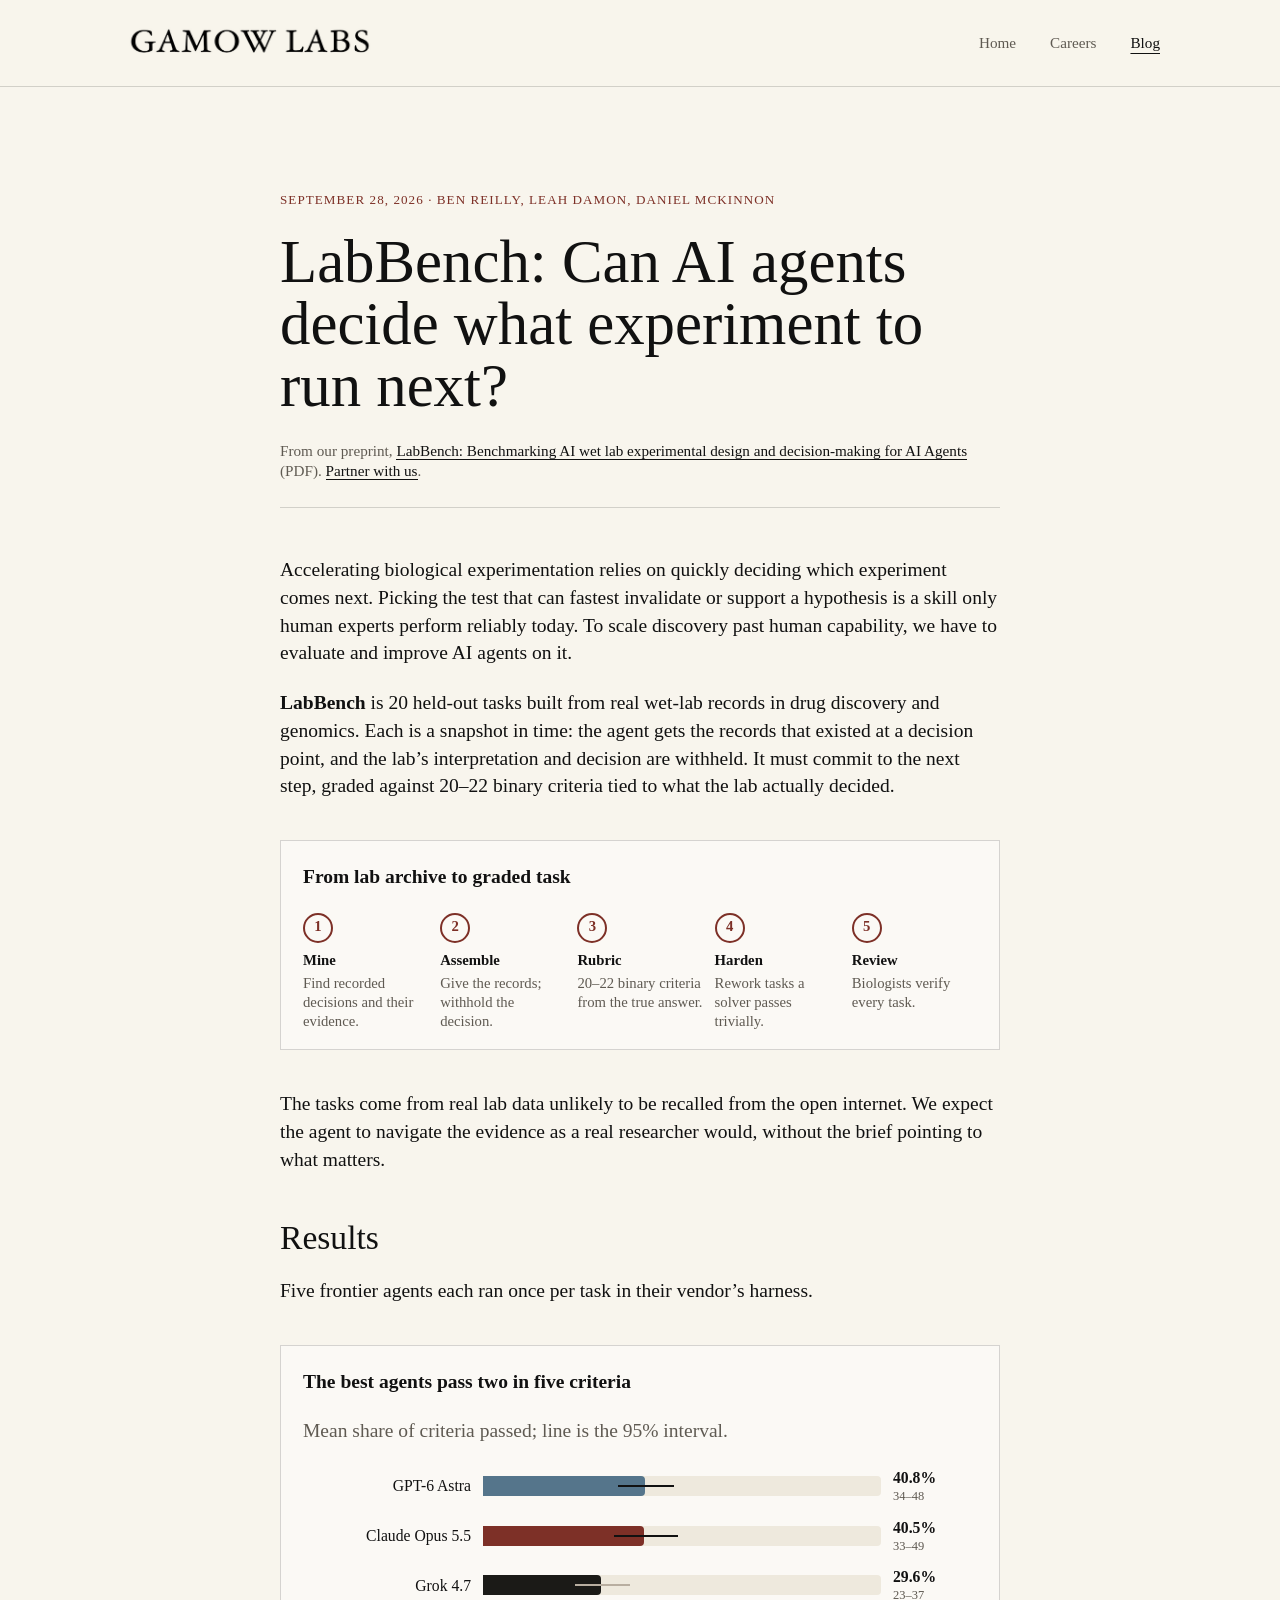
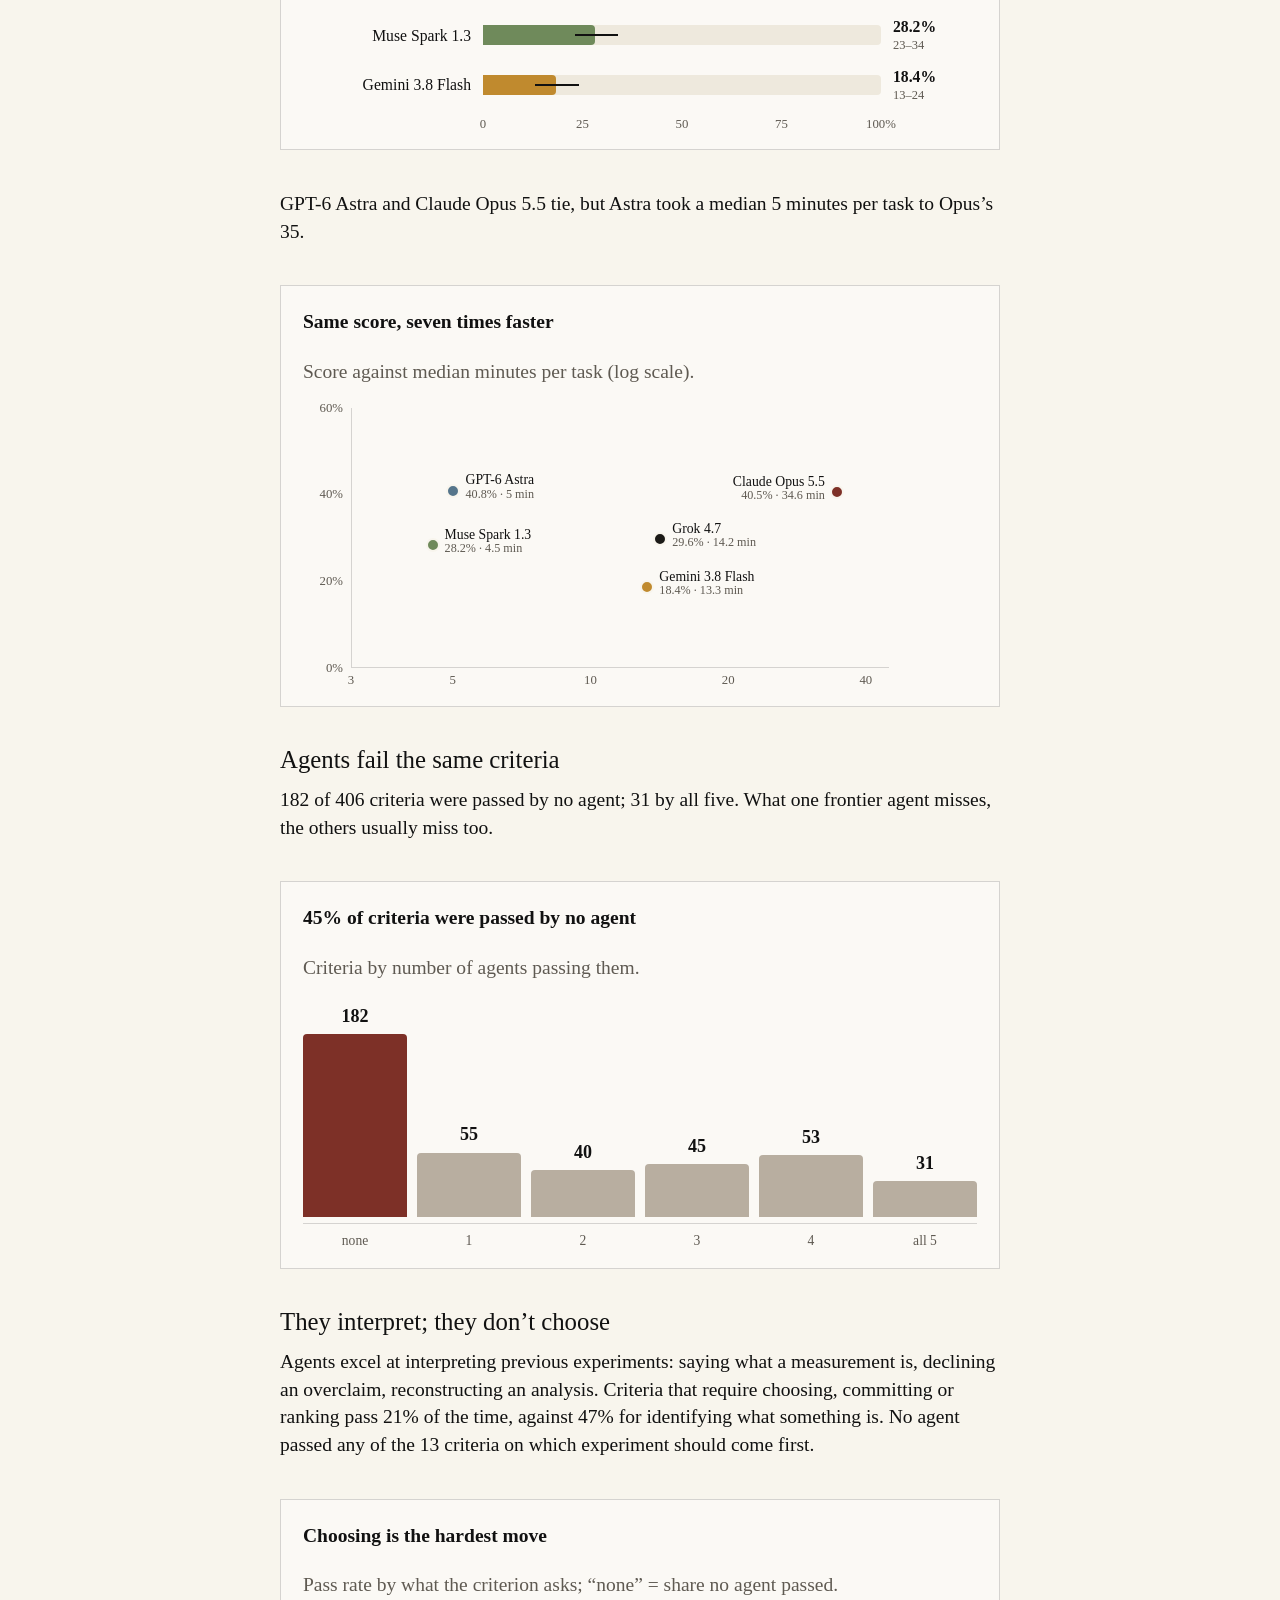
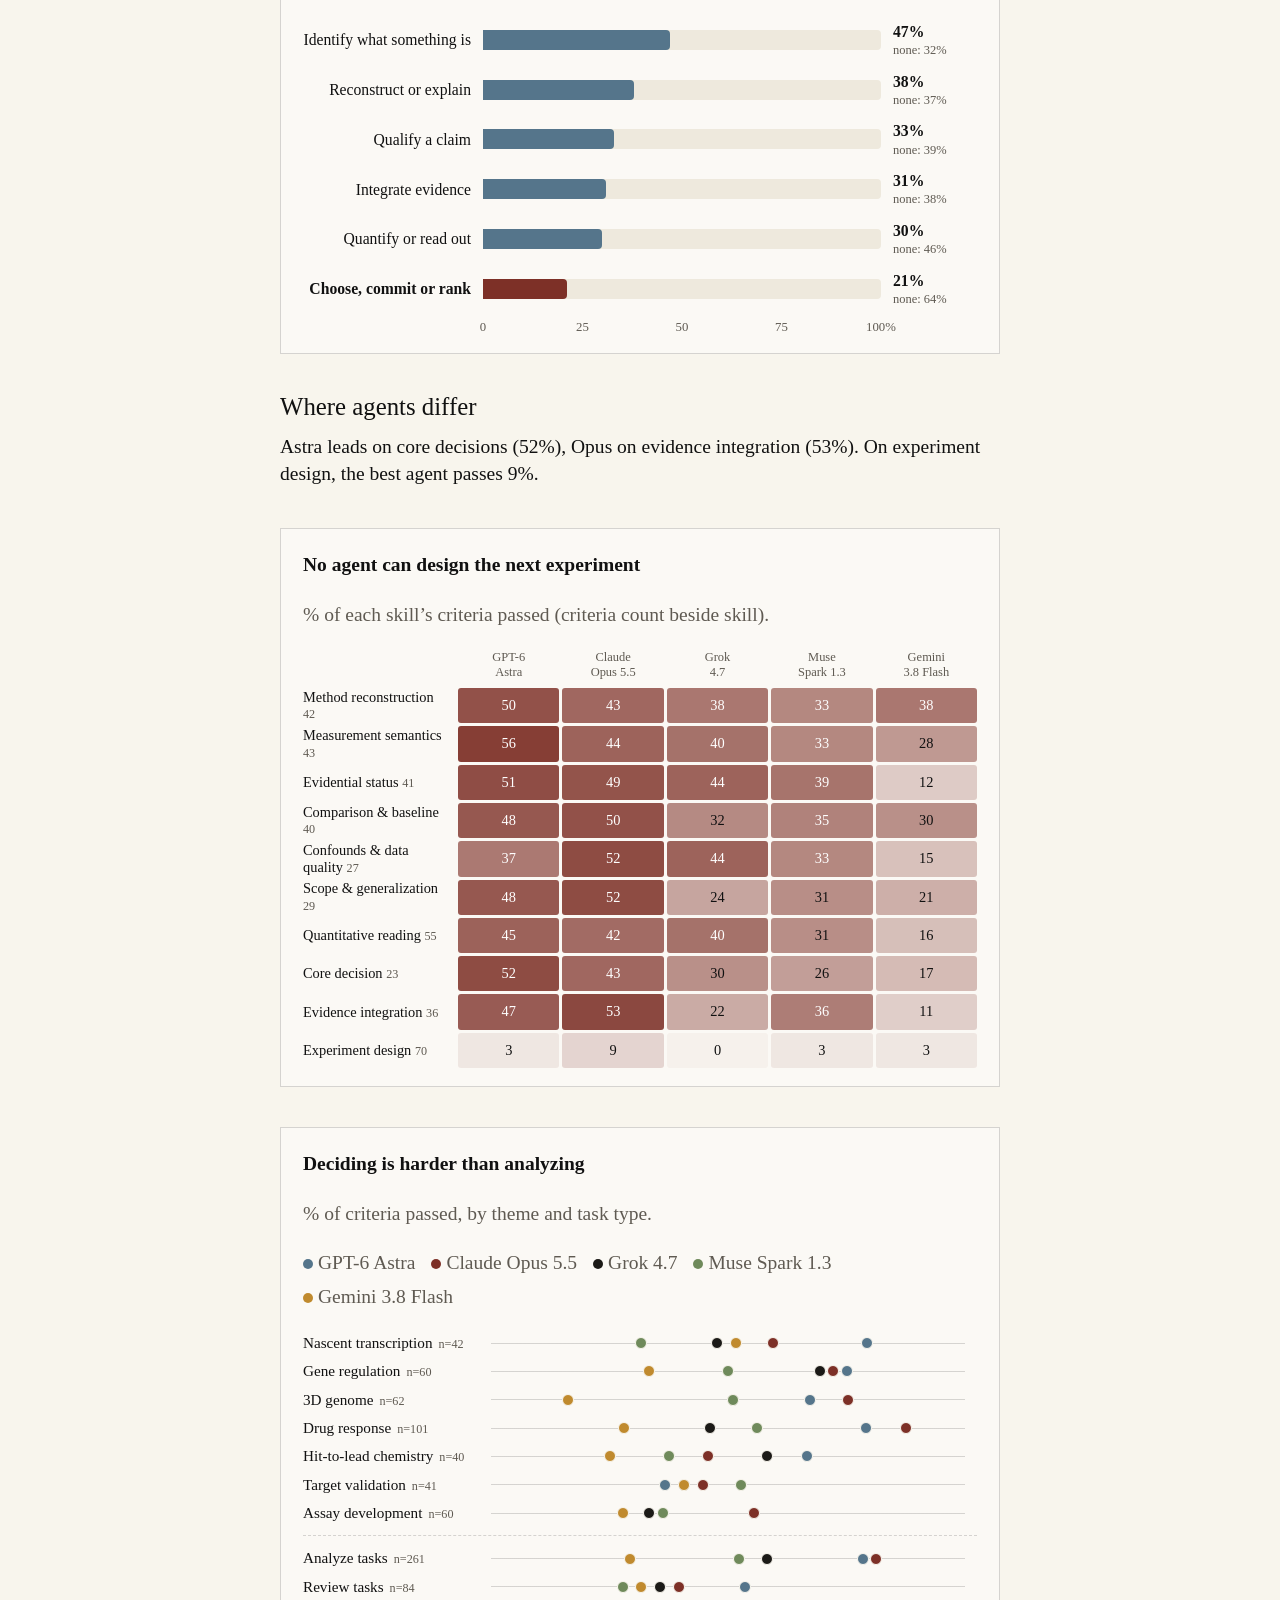
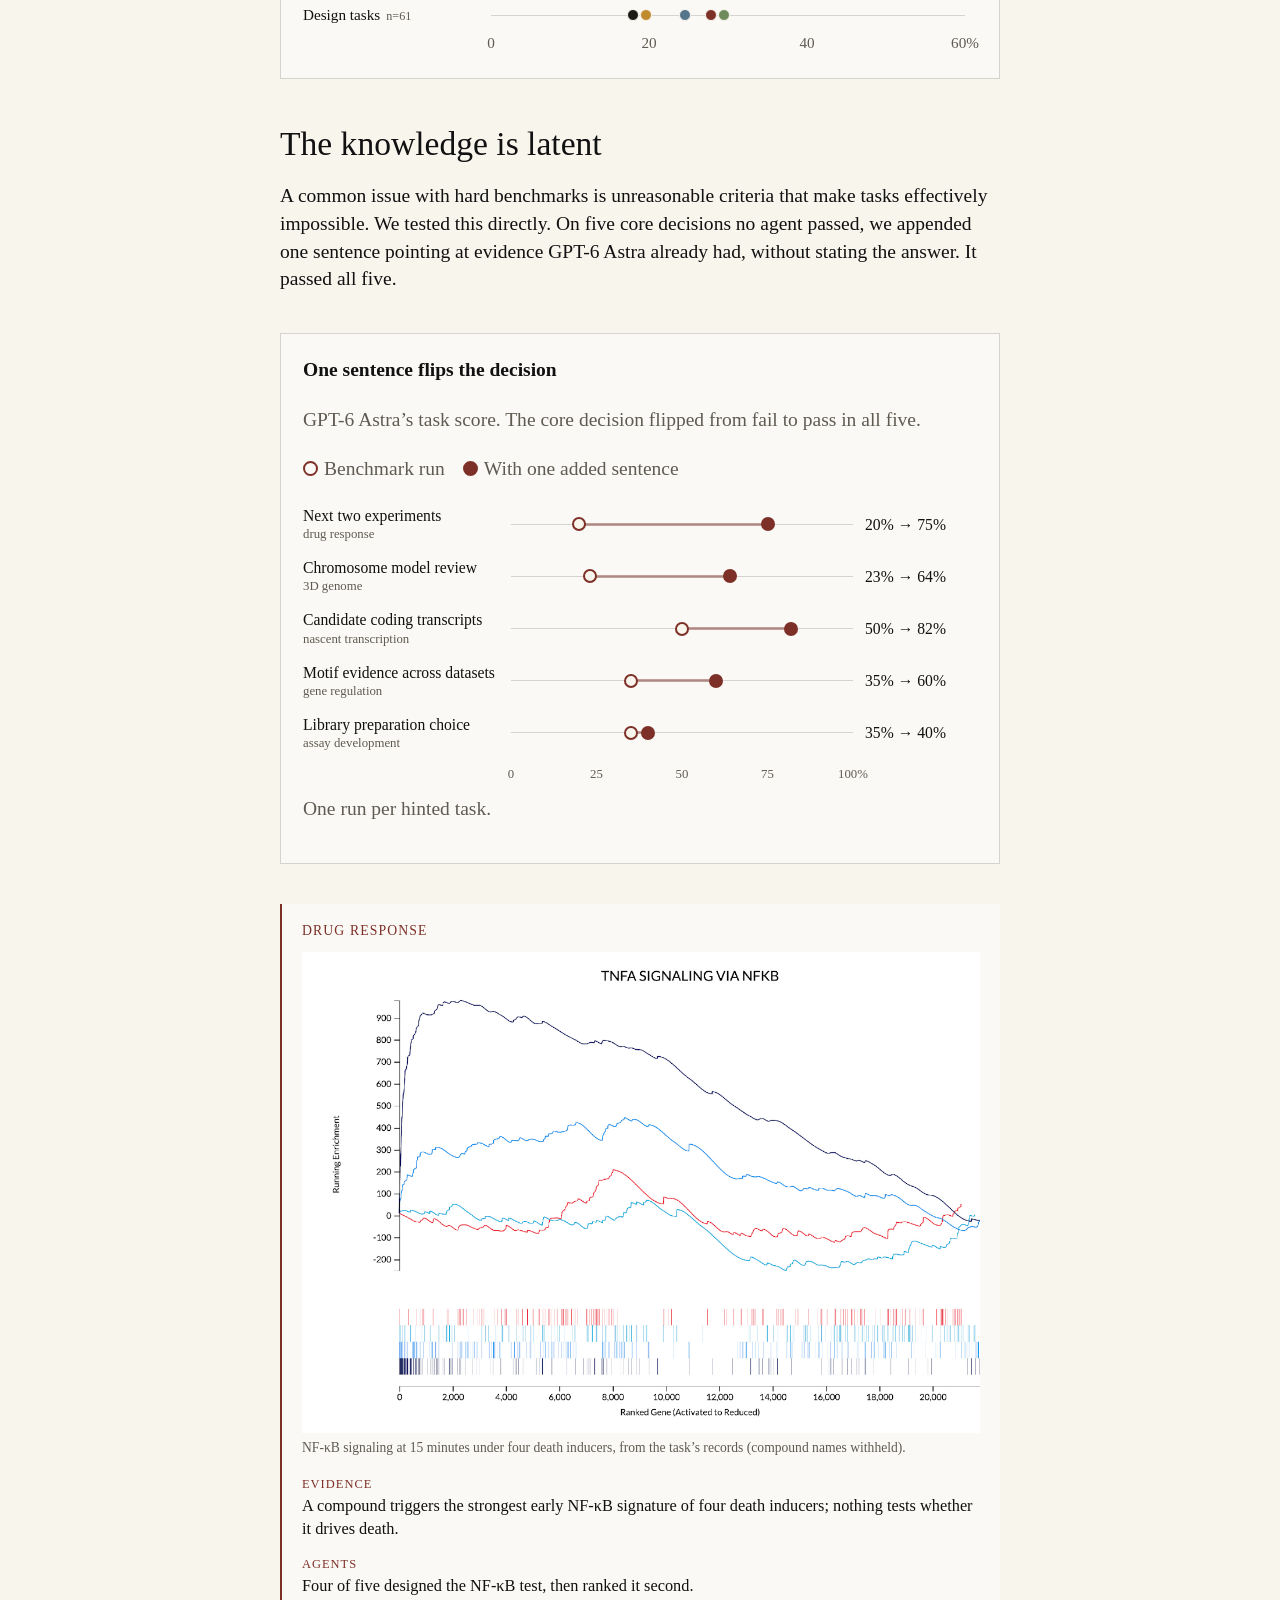
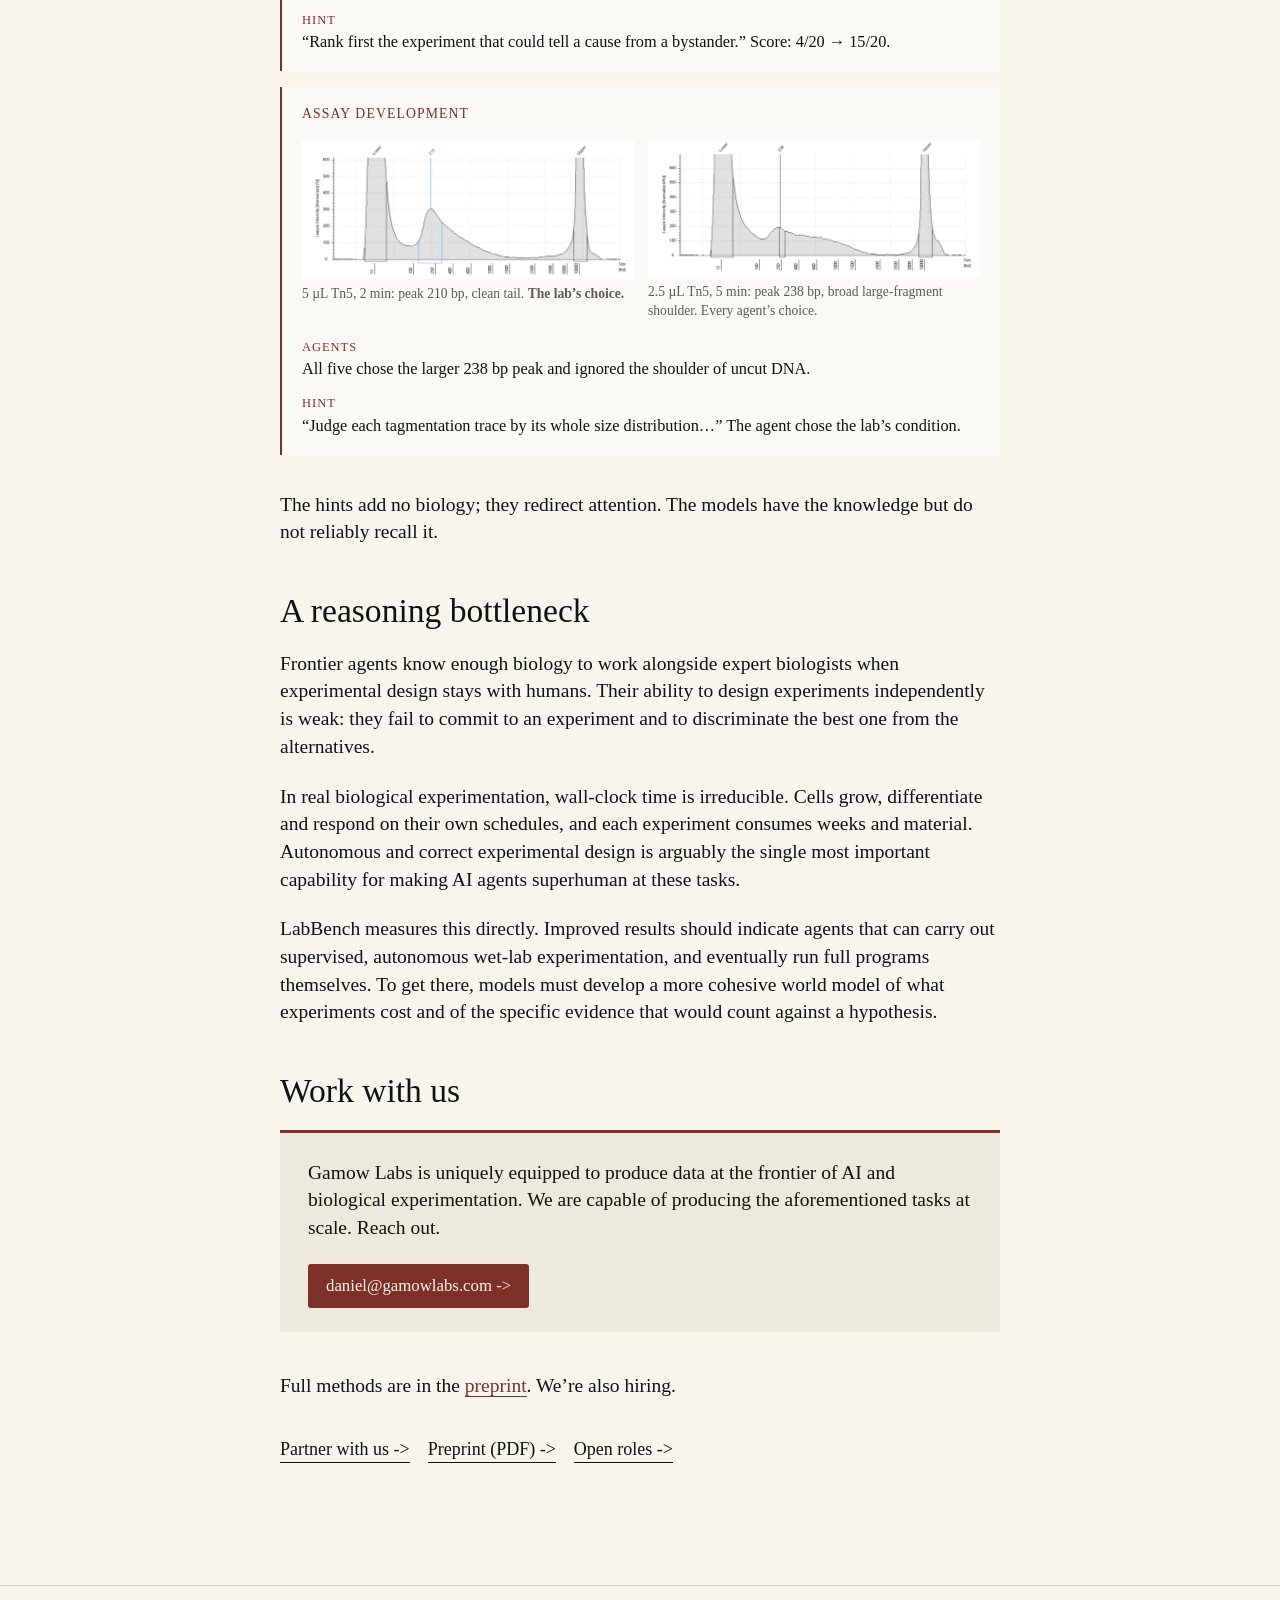
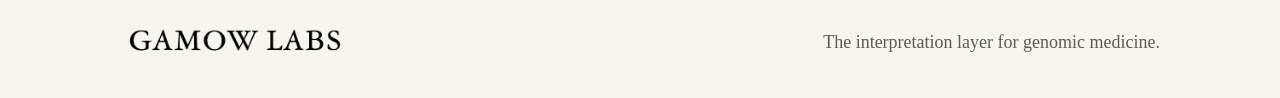
<file: labbench-benchmarking-ai-wet-lab-decisions.html>
<!doctype html>
<html lang="en">
  <head>
    <meta charset="utf-8">
    <meta name="viewport" content="width=device-width, initial-scale=1">
    <title>LabBench: Can AI agents decide what experiment to run next? | Gamow Labs</title>
    <meta name="description" content="LabBench: 20 real wet-lab decisions. Frontier agents interpret previous experiments well but rarely choose the right next one, though one-sentence hints show the knowledge is there.">
    <link rel="canonical" href="https://gamowlabs.com/labbench-benchmarking-ai-wet-lab-decisions.html">
    <link rel="icon" type="image/svg+xml" href="assets/favicon.svg">
    <meta property="og:type" content="article">
    <meta property="og:site_name" content="Gamow Labs">
    <meta property="og:url" content="https://gamowlabs.com/labbench-benchmarking-ai-wet-lab-decisions.html">
    <meta property="og:title" content="LabBench: Can AI agents decide what experiment to run next?">
    <meta property="og:description" content="LabBench: 20 real wet-lab decisions. Frontier agents interpret previous experiments well but rarely choose the right next one, though one-sentence hints show the knowledge is there.">
    <meta property="og:image" content="https://gamowlabs.com/assets/labbench-social.png">
    <meta property="og:image:width" content="1700">
    <meta property="og:image:height" content="947">
    <meta property="og:image:alt" content="Bar chart of LabBench scores: GPT-6 Astra 40.8%, Claude Opus 5.5 40.5%, Grok 4.7 29.6%, Muse Spark 1.3 28.2%, Gemini 3.8 Flash 18.4%.">
    <meta property="article:published_time" content="2026-09-28">
    <meta name="twitter:card" content="summary_large_image">
    <meta name="twitter:title" content="LabBench: Can AI agents decide what experiment to run next?">
    <meta name="twitter:description" content="LabBench: 20 real wet-lab decisions. Frontier agents interpret previous experiments well but rarely choose the right next one, though one-sentence hints show the knowledge is there.">
    <meta name="twitter:image" content="https://gamowlabs.com/assets/labbench-social.png">
    <meta name="twitter:image:alt" content="Bar chart of LabBench scores: GPT-6 Astra 40.8%, Claude Opus 5.5 40.5%, Grok 4.7 29.6%, Muse Spark 1.3 28.2%, Gemini 3.8 Flash 18.4%.">
    <link rel="stylesheet" href="styles.css">
  </head>
  <body>
    <header class="site-header">
      <nav class="nav" aria-label="Main navigation">
        <a class="brand" href="index.html"><img src="assets/gamow-wordmark.jpeg" alt="Gamow Labs"></a>
        <div class="nav-links">
          <a href="index.html">Home</a>
          <a href="careers.html">Careers</a>
          <a href="blog.html" aria-current="page">Blog</a>
        </div>
      </nav>
    </header>

    <main>
      <article class="post-article">
        <p class="meta">September 28, 2026 · Ben Reilly, Leah Damon, Daniel McKinnon</p>
        <h1>LabBench: Can AI agents decide what experiment to run next?</h1>

        <p class="crosspost-note">From our preprint, <a href="assets/labbench-preprint.pdf">LabBench: Benchmarking AI wet lab experimental design and decision-making for AI Agents</a> (PDF). <a href="#partner">Partner with us</a>.</p>

        <div class="post-body">
          <p>Accelerating biological experimentation relies on quickly deciding which experiment comes next. Picking the test that can fastest invalidate or support a hypothesis is a skill only human experts perform reliably today. To scale discovery past human capability, we have to evaluate and improve AI agents on it.</p>
          <p><strong>LabBench</strong> is 20 held-out tasks built from real wet-lab records in drug discovery and genomics. Each is a snapshot in time: the agent gets the records that existed at a decision point, and the lab&rsquo;s interpretation and decision are withheld. It must commit to the next step, graded against 20&ndash;22 binary criteria tied to what the lab actually decided.</p>
          <figure class="chart" aria-label="How a LabBench task is built, in five steps">
            <p class="chart-title">From lab archive to graded task</p>
                        <ol class="pipeline-steps">
              <li><b>Mine</b><span>Find recorded decisions and their evidence.</span></li>
              <li><b>Assemble</b><span>Give the records; withhold the decision.</span></li>
              <li><b>Rubric</b><span>20&ndash;22 binary criteria from the true answer.</span></li>
              <li><b>Harden</b><span>Rework tasks a solver passes trivially.</span></li>
              <li><b>Review</b><span>Biologists verify every task.</span></li>
            </ol>
          </figure>
          <p>The tasks come from real lab data unlikely to be recalled from the open internet. We expect the agent to navigate the evidence as a real researcher would, without the brief pointing to what matters.</p>

          <h2>Results</h2>
          <p>Five frontier agents each ran once per task in their vendor&rsquo;s harness.</p>
          <figure class="chart" role="img" aria-label="Mean share of criteria passed: GPT-6 Astra 40.8% (95% interval 34 to 48), Claude Opus 5.5 40.5% (33 to 49), Grok 4.7 29.6% (23 to 37), Muse Spark 1.3 28.2% (23 to 34), Gemini 3.8 Flash 18.4% (13 to 24).">
            <p class="chart-title">The best agents pass two in five criteria</p>
            <p class="chart-sub">Mean share of criteria passed; line is the 95% interval.</p>
            <div class="bar-row"><span class="bar-label">GPT-6 Astra</span><span class="bar-track"><span class="bar-fill" style="width:40.8%;background:#55758b"></span><span class="bar-ci" style="left:34%;width:14%"></span></span><span class="bar-value">40.8%<small>34&ndash;48</small></span></div>
            <div class="bar-row"><span class="bar-label">Claude Opus 5.5</span><span class="bar-track"><span class="bar-fill" style="width:40.5%;background:#7d3027"></span><span class="bar-ci" style="left:33%;width:16%"></span></span><span class="bar-value">40.5%<small>33&ndash;49</small></span></div>
            <div class="bar-row"><span class="bar-label">Grok 4.7</span><span class="bar-track"><span class="bar-fill" style="width:29.6%;background:#1b1a17"></span><span class="bar-ci" style="left:23%;width:14%;background:#b8aea0"></span></span><span class="bar-value">29.6%<small>23&ndash;37</small></span></div>
            <div class="bar-row"><span class="bar-label">Muse Spark 1.3</span><span class="bar-track"><span class="bar-fill" style="width:28.2%;background:#6f8a5b"></span><span class="bar-ci" style="left:23%;width:11%"></span></span><span class="bar-value">28.2%<small>23&ndash;34</small></span></div>
            <div class="bar-row"><span class="bar-label">Gemini 3.8 Flash</span><span class="bar-track"><span class="bar-fill" style="width:18.4%;background:#c08a2e"></span><span class="bar-ci" style="left:13%;width:11%"></span></span><span class="bar-value">18.4%<small>13&ndash;24</small></span></div>
            <div class="bar-axis"><span></span><span class="axis-ticks"><span>0</span><span>25</span><span>50</span><span>75</span><span>100%</span></span><span></span></div>
          </figure>
          <p>GPT-6 Astra and Claude Opus 5.5 tie, but Astra took a median 5 minutes per task to Opus&rsquo;s 35.</p>
          <figure class="chart" role="img" aria-label="Mean score against median minutes per task: GPT-6 Astra 40.8% in 5 minutes, Claude Opus 5.5 40.5% in 35 minutes, Grok 4.7 29.6% in 14 minutes, Muse Spark 1.3 28.2% in 4.5 minutes, Gemini 3.8 Flash 18.4% in 13 minutes.">
            <p class="chart-title">Same score, seven times faster</p>
            <p class="chart-sub">Score against median minutes per task (log scale).</p>
            <div class="scatter"><div class="scatter-y"><span style="bottom:0.0%">0%</span><span style="bottom:33.3%">20%</span><span style="bottom:66.7%">40%</span><span style="bottom:100.0%">60%</span></div><div class="scatter-plot"><span class="scatter-dot" style="left:18.9%;bottom:68.0%;background:#55758b"></span><span class="scatter-label" style="left:18.9%;bottom:68.0%">GPT-6 Astra<small>40.8% &middot; 5 min</small></span><span class="scatter-dot" style="left:90.3%;bottom:67.5%;background:#7d3027"></span><span class="scatter-label left" style="left:90.3%;bottom:67.5%">Claude Opus 5.5<small>40.5% &middot; 34.6 min</small></span><span class="scatter-dot" style="left:57.4%;bottom:49.3%;background:#1b1a17"></span><span class="scatter-label" style="left:57.4%;bottom:49.3%">Grok 4.7<small>29.6% &middot; 14.2 min</small></span><span class="scatter-dot" style="left:15.0%;bottom:47.0%;background:#6f8a5b"></span><span class="scatter-label" style="left:15.0%;bottom:47.0%">Muse Spark 1.3<small>28.2% &middot; 4.5 min</small></span><span class="scatter-dot" style="left:55.0%;bottom:30.7%;background:#c08a2e"></span><span class="scatter-label" style="left:55.0%;bottom:30.7%">Gemini 3.8 Flash<small>18.4% &middot; 13.3 min</small></span></div><div class="scatter-x"><span style="left:0.0%">3</span><span style="left:18.9%">5</span><span style="left:44.5%">10</span><span style="left:70.1%">20</span><span style="left:95.7%">40</span></div></div>
            <p class="legend-models scatter-key"><span style="--c:#55758b">GPT-6 Astra 40.8%, 5 min</span><span style="--c:#7d3027">Claude Opus 5.5 40.5%, 35 min</span><span style="--c:#1b1a17">Grok 4.7 29.6%, 14 min</span><span style="--c:#6f8a5b">Muse Spark 1.3 28.2%, 4.5 min</span><span style="--c:#c08a2e">Gemini 3.8 Flash 18.4%, 13 min</span></p>
          </figure>

          <h3>Agents fail the same criteria</h3>
          <p>182 of 406 criteria were passed by no agent; 31 by all five. What one frontier agent misses, the others usually miss too.</p>
          <figure class="chart" role="img" aria-label="Number of criteria by how many of the five agents passed them: none 182, one 55, two 40, three 45, four 53, all five 31.">
            <p class="chart-title">45% of criteria were passed by no agent</p>
            <p class="chart-sub">Criteria by number of agents passing them.</p>
            <div class="columns">
              <div class="column zero"><b>182</b><i style="height:100%"></i></div>
              <div class="column"><b>55</b><i style="height:30.2%"></i></div>
              <div class="column"><b>40</b><i style="height:22%"></i></div>
              <div class="column"><b>45</b><i style="height:24.7%"></i></div>
              <div class="column"><b>53</b><i style="height:29.1%"></i></div>
              <div class="column"><b>31</b><i style="height:17%"></i></div>
            </div>
            <div class="column-labels"><span>none</span><span>1</span><span>2</span><span>3</span><span>4</span><span>all 5</span></div>
          </figure>

          <h3>They interpret; they don&rsquo;t choose</h3>
          <p>Agents excel at interpreting previous experiments: saying what a measurement is, declining an overclaim, reconstructing an analysis. Criteria that require choosing, committing or ranking pass 21% of the time, against 47% for identifying what something is. No agent passed any of the 13 criteria on which experiment should come first.</p>
          <figure class="chart" role="img" aria-label="Share of agents passing, by what the criterion asks for: identify what something is 47%, reconstruct or explain 38%, qualify or separate a claim 33%, integrate evidence 31%, quantify or read out 30%, choose commit or rank 21%.">
            <p class="chart-title">Choosing is the hardest move</p>
            <p class="chart-sub">Pass rate by what the criterion asks; &ldquo;none&rdquo; = share no agent passed.</p>
            <div class="bar-row"><span class="bar-label">Identify what something is</span><span class="bar-track"><span class="bar-fill" style="width:47%;background:#55758b"></span></span><span class="bar-value">47%<small>none: 32%</small></span></div>
            <div class="bar-row"><span class="bar-label">Reconstruct or explain</span><span class="bar-track"><span class="bar-fill" style="width:38%;background:#55758b"></span></span><span class="bar-value">38%<small>none: 37%</small></span></div>
            <div class="bar-row"><span class="bar-label">Qualify a claim</span><span class="bar-track"><span class="bar-fill" style="width:33%;background:#55758b"></span></span><span class="bar-value">33%<small>none: 39%</small></span></div>
            <div class="bar-row"><span class="bar-label">Integrate evidence</span><span class="bar-track"><span class="bar-fill" style="width:31%;background:#55758b"></span></span><span class="bar-value">31%<small>none: 38%</small></span></div>
            <div class="bar-row"><span class="bar-label">Quantify or read out</span><span class="bar-track"><span class="bar-fill" style="width:30%;background:#55758b"></span></span><span class="bar-value">30%<small>none: 46%</small></span></div>
            <div class="bar-row"><span class="bar-label"><strong>Choose, commit or rank</strong></span><span class="bar-track"><span class="bar-fill" style="width:21%;background:#7d3027"></span></span><span class="bar-value">21%<small>none: 64%</small></span></div>
            <div class="bar-axis"><span></span><span class="axis-ticks"><span>0</span><span>25</span><span>50</span><span>75</span><span>100%</span></span><span></span></div>
          </figure>

          <h3>Where agents differ</h3>
          <p>Astra leads on core decisions (52%), Opus on evidence integration (53%). On experiment design, the best agent passes 9%.</p>
          <figure class="chart" role="img" aria-label="Share of each skill's criteria passed per agent. Experiment design: 3, 9, 0, 3 and 3 percent. Core decision: 52, 43, 30, 26, 17. Measurement semantics: 56, 44, 40, 33, 28. Evidential status: 51, 49, 44, 39, 12. Method reconstruction: 50, 43, 38, 33, 38. Comparison and baseline: 48, 50, 32, 35, 30. Evidence integration: 47, 53, 22, 36, 11. Scope and generalization: 48, 52, 24, 31, 21. Quantitative reading: 45, 42, 40, 31, 16. Confounds and data quality: 37, 52, 44, 33, 15. Agents in order GPT-6 Astra, Claude Opus 5.5, Grok 4.7, Muse Spark 1.3, Gemini 3.8 Flash.">
            <p class="chart-title">No agent can design the next experiment</p>
            <p class="chart-sub">% of each skill&rsquo;s criteria passed (criteria count beside skill).</p>
            <div class="heat"><span></span><span class="heat-head">GPT-6<br>Astra</span><span class="heat-head">Claude<br>Opus 5.5</span><span class="heat-head">Grok<br>4.7</span><span class="heat-head">Muse<br>Spark 1.3</span><span class="heat-head">Gemini<br>3.8 Flash</span><span class="heat-label">Method reconstruction <small>42</small></span><span class="heat-cell dark" style="background:rgba(125,48,39,0.83)">50</span><span class="heat-cell dark" style="background:rgba(125,48,39,0.72)">43</span><span class="heat-cell dark" style="background:rgba(125,48,39,0.64)">38</span><span class="heat-cell dark" style="background:rgba(125,48,39,0.56)">33</span><span class="heat-cell dark" style="background:rgba(125,48,39,0.64)">38</span><span class="heat-label">Measurement semantics <small>43</small></span><span class="heat-cell dark" style="background:rgba(125,48,39,0.93)">56</span><span class="heat-cell dark" style="background:rgba(125,48,39,0.74)">44</span><span class="heat-cell dark" style="background:rgba(125,48,39,0.67)">40</span><span class="heat-cell dark" style="background:rgba(125,48,39,0.56)">33</span><span class="heat-cell" style="background:rgba(125,48,39,0.48)">28</span><span class="heat-label">Evidential status <small>41</small></span><span class="heat-cell dark" style="background:rgba(125,48,39,0.85)">51</span><span class="heat-cell dark" style="background:rgba(125,48,39,0.82)">49</span><span class="heat-cell dark" style="background:rgba(125,48,39,0.74)">44</span><span class="heat-cell dark" style="background:rgba(125,48,39,0.66)">39</span><span class="heat-cell" style="background:rgba(125,48,39,0.23)">12</span><span class="heat-label">Comparison &amp; baseline <small>40</small></span><span class="heat-cell dark" style="background:rgba(125,48,39,0.80)">48</span><span class="heat-cell dark" style="background:rgba(125,48,39,0.83)">50</span><span class="heat-cell" style="background:rgba(125,48,39,0.55)">32</span><span class="heat-cell dark" style="background:rgba(125,48,39,0.59)">35</span><span class="heat-cell" style="background:rgba(125,48,39,0.52)">30</span><span class="heat-label">Confounds &amp; data quality <small>27</small></span><span class="heat-cell dark" style="background:rgba(125,48,39,0.63)">37</span><span class="heat-cell dark" style="background:rgba(125,48,39,0.86)">52</span><span class="heat-cell dark" style="background:rgba(125,48,39,0.74)">44</span><span class="heat-cell dark" style="background:rgba(125,48,39,0.56)">33</span><span class="heat-cell" style="background:rgba(125,48,39,0.28)">15</span><span class="heat-label">Scope &amp; generalization <small>29</small></span><span class="heat-cell dark" style="background:rgba(125,48,39,0.80)">48</span><span class="heat-cell dark" style="background:rgba(125,48,39,0.86)">52</span><span class="heat-cell" style="background:rgba(125,48,39,0.42)">24</span><span class="heat-cell" style="background:rgba(125,48,39,0.53)">31</span><span class="heat-cell" style="background:rgba(125,48,39,0.37)">21</span><span class="heat-label">Quantitative reading <small>55</small></span><span class="heat-cell dark" style="background:rgba(125,48,39,0.75)">45</span><span class="heat-cell dark" style="background:rgba(125,48,39,0.70)">42</span><span class="heat-cell dark" style="background:rgba(125,48,39,0.67)">40</span><span class="heat-cell" style="background:rgba(125,48,39,0.53)">31</span><span class="heat-cell" style="background:rgba(125,48,39,0.29)">16</span><span class="heat-label">Core decision <small>23</small></span><span class="heat-cell dark" style="background:rgba(125,48,39,0.86)">52</span><span class="heat-cell dark" style="background:rgba(125,48,39,0.72)">43</span><span class="heat-cell" style="background:rgba(125,48,39,0.52)">30</span><span class="heat-cell" style="background:rgba(125,48,39,0.45)">26</span><span class="heat-cell" style="background:rgba(125,48,39,0.31)">17</span><span class="heat-label">Evidence integration <small>36</small></span><span class="heat-cell dark" style="background:rgba(125,48,39,0.78)">47</span><span class="heat-cell dark" style="background:rgba(125,48,39,0.88)">53</span><span class="heat-cell" style="background:rgba(125,48,39,0.39)">22</span><span class="heat-cell dark" style="background:rgba(125,48,39,0.61)">36</span><span class="heat-cell" style="background:rgba(125,48,39,0.21)">11</span><span class="heat-label">Experiment design <small>70</small></span><span class="heat-cell" style="background:rgba(125,48,39,0.09)">3</span><span class="heat-cell" style="background:rgba(125,48,39,0.18)">9</span><span class="heat-cell" style="background:rgba(125,48,39,0.04)">0</span><span class="heat-cell" style="background:rgba(125,48,39,0.09)">3</span><span class="heat-cell" style="background:rgba(125,48,39,0.09)">3</span></div>
          </figure>
          <figure class="chart" role="img" aria-label="Share of criteria passed per agent by theme and task type, on a 0 to 60 percent scale. Assay development, target validation and hit-to-lead chemistry are hardest overall at 25 to 28 percent; review and design tasks at 23 to 24 percent; analyze tasks at 36 percent.">
            <p class="chart-title">Deciding is harder than analyzing</p>
            <p class="chart-sub">% of criteria passed, by theme and task type.</p>
            <p class="legend-models"><span style="--c:#55758b">GPT-6 Astra</span><span style="--c:#7d3027">Claude Opus 5.5</span><span style="--c:#1b1a17">Grok 4.7</span><span style="--c:#6f8a5b">Muse Spark 1.3</span><span style="--c:#c08a2e">Gemini 3.8 Flash</span></p>
            <div class="strip-row"><span class="strip-label">Nascent transcription<small>n=42</small></span><span class="strip-track"><span class="strip-dot" title="GPT-6 Astra: 48%" style="left:79.3%;background:#55758b"></span><span class="strip-dot" title="Claude Opus 5.5: 36%" style="left:59.5%;background:#7d3027"></span><span class="strip-dot" title="Grok 4.7: 29%" style="left:47.7%;background:#1b1a17"></span><span class="strip-dot" title="Muse Spark 1.3: 19%" style="left:31.7%;background:#6f8a5b"></span><span class="strip-dot" title="Gemini 3.8 Flash: 31%" style="left:51.7%;background:#c08a2e"></span></span></div><div class="strip-row"><span class="strip-label">Gene regulation<small>n=60</small></span><span class="strip-track"><span class="strip-dot" title="GPT-6 Astra: 45%" style="left:75.0%;background:#55758b"></span><span class="strip-dot" title="Claude Opus 5.5: 43%" style="left:72.2%;background:#7d3027"></span><span class="strip-dot" title="Grok 4.7: 42%" style="left:69.5%;background:#1b1a17"></span><span class="strip-dot" title="Muse Spark 1.3: 30%" style="left:50.0%;background:#6f8a5b"></span><span class="strip-dot" title="Gemini 3.8 Flash: 20%" style="left:33.3%;background:#c08a2e"></span></span></div><div class="strip-row"><span class="strip-label">3D genome<small>n=62</small></span><span class="strip-track"><span class="strip-dot" title="GPT-6 Astra: 40%" style="left:67.2%;background:#55758b"></span><span class="strip-dot" title="Claude Opus 5.5: 45%" style="left:75.3%;background:#7d3027"></span><span class="strip-dot" title="Grok 4.7: 31%" style="left:51.0%;background:#1b1a17"></span><span class="strip-dot" title="Muse Spark 1.3: 31%" style="left:51.0%;background:#6f8a5b"></span><span class="strip-dot" title="Gemini 3.8 Flash: 10%" style="left:16.2%;background:#c08a2e"></span></span></div><div class="strip-row"><span class="strip-label">Drug response<small>n=101</small></span><span class="strip-track"><span class="strip-dot" title="GPT-6 Astra: 48%" style="left:79.2%;background:#55758b"></span><span class="strip-dot" title="Claude Opus 5.5: 52%" style="left:87.5%;background:#7d3027"></span><span class="strip-dot" title="Grok 4.7: 28%" style="left:46.2%;background:#1b1a17"></span><span class="strip-dot" title="Muse Spark 1.3: 34%" style="left:56.2%;background:#6f8a5b"></span><span class="strip-dot" title="Gemini 3.8 Flash: 17%" style="left:28.0%;background:#c08a2e"></span></span></div><div class="strip-row"><span class="strip-label">Hit-to-lead chemistry<small>n=40</small></span><span class="strip-track"><span class="strip-dot" title="GPT-6 Astra: 40%" style="left:66.7%;background:#55758b"></span><span class="strip-dot" title="Claude Opus 5.5: 28%" style="left:45.8%;background:#7d3027"></span><span class="strip-dot" title="Grok 4.7: 35%" style="left:58.3%;background:#1b1a17"></span><span class="strip-dot" title="Muse Spark 1.3: 22%" style="left:37.5%;background:#6f8a5b"></span><span class="strip-dot" title="Gemini 3.8 Flash: 15%" style="left:25.0%;background:#c08a2e"></span></span></div><div class="strip-row"><span class="strip-label">Target validation<small>n=41</small></span><span class="strip-track"><span class="strip-dot" title="GPT-6 Astra: 22%" style="left:36.7%;background:#55758b"></span><span class="strip-dot" title="Claude Opus 5.5: 27%" style="left:44.7%;background:#7d3027"></span><span class="strip-dot" title="Grok 4.7: 24%" style="left:40.7%;background:#1b1a17"></span><span class="strip-dot" title="Muse Spark 1.3: 32%" style="left:52.8%;background:#6f8a5b"></span><span class="strip-dot" title="Gemini 3.8 Flash: 24%" style="left:40.7%;background:#c08a2e"></span></span></div><div class="strip-row"><span class="strip-label">Assay development<small>n=60</small></span><span class="strip-track"><span class="strip-dot" title="GPT-6 Astra: 33%" style="left:55.5%;background:#55758b"></span><span class="strip-dot" title="Claude Opus 5.5: 33%" style="left:55.5%;background:#7d3027"></span><span class="strip-dot" title="Grok 4.7: 20%" style="left:33.3%;background:#1b1a17"></span><span class="strip-dot" title="Muse Spark 1.3: 22%" style="left:36.2%;background:#6f8a5b"></span><span class="strip-dot" title="Gemini 3.8 Flash: 17%" style="left:27.8%;background:#c08a2e"></span></span></div>
            <div class="strip-rule"></div>
            <div class="strip-row"><span class="strip-label">Analyze tasks<small>n=261</small></span><span class="strip-track"><span class="strip-dot" title="GPT-6 Astra: 47%" style="left:78.5%;background:#55758b"></span><span class="strip-dot" title="Claude Opus 5.5: 49%" style="left:81.2%;background:#7d3027"></span><span class="strip-dot" title="Grok 4.7: 35%" style="left:58.2%;background:#1b1a17"></span><span class="strip-dot" title="Muse Spark 1.3: 31%" style="left:52.3%;background:#6f8a5b"></span><span class="strip-dot" title="Gemini 3.8 Flash: 18%" style="left:29.3%;background:#c08a2e"></span></span></div><div class="strip-row"><span class="strip-label">Review tasks<small>n=84</small></span><span class="strip-track"><span class="strip-dot" title="GPT-6 Astra: 32%" style="left:53.5%;background:#55758b"></span><span class="strip-dot" title="Claude Opus 5.5: 24%" style="left:39.7%;background:#7d3027"></span><span class="strip-dot" title="Grok 4.7: 21%" style="left:35.7%;background:#1b1a17"></span><span class="strip-dot" title="Muse Spark 1.3: 17%" style="left:27.8%;background:#6f8a5b"></span><span class="strip-dot" title="Gemini 3.8 Flash: 19%" style="left:31.7%;background:#c08a2e"></span></span></div><div class="strip-row"><span class="strip-label">Design tasks<small>n=61</small></span><span class="strip-track"><span class="strip-dot" title="GPT-6 Astra: 25%" style="left:41.0%;background:#55758b"></span><span class="strip-dot" title="Claude Opus 5.5: 28%" style="left:46.5%;background:#7d3027"></span><span class="strip-dot" title="Grok 4.7: 18%" style="left:30.0%;background:#1b1a17"></span><span class="strip-dot" title="Muse Spark 1.3: 30%" style="left:49.2%;background:#6f8a5b"></span><span class="strip-dot" title="Gemini 3.8 Flash: 20%" style="left:32.8%;background:#c08a2e"></span></span></div>
            <div class="bar-axis strip-axis"><span></span><span class="axis-ticks strip-ticks"><span>0</span><span>20</span><span>40</span><span>60%</span></span></div>
          </figure>

          <h2>The knowledge is latent</h2>
          <p>A common issue with hard benchmarks is unreasonable criteria that make tasks effectively impossible. We tested this directly. On five core decisions no agent passed, we appended one sentence pointing at evidence GPT-6 Astra already had, without stating the answer. It passed all five.</p>
          <figure class="chart" role="img" aria-label="GPT-6 Astra's whole-task score before and after a one-sentence hint: drug response task 20% to 75%, 3D genome task 23% to 64%, nascent transcription task 50% to 82%, gene regulation task 35% to 60%, assay development task 35% to 40%. The probed core decision flipped from fail to pass in all five.">
            <p class="chart-title">One sentence flips the decision</p>
            <p class="chart-sub">GPT-6 Astra&rsquo;s task score. The core decision flipped from fail to pass in all five.</p>
            <p class="legend"><span>Benchmark run</span><span class="filled">With one added sentence</span></p>
            <div class="dumbbell-row"><span>Next two experiments<small>drug response</small></span><span class="dumbbell-track"><span class="dumbbell-link" style="left:20%;width:55%"></span><span class="dumbbell-dot" style="left:20%"></span><span class="dumbbell-dot after" style="left:75%"></span></span><span class="dumbbell-value">20% &rarr; 75%</span></div>
            <div class="dumbbell-row"><span>Chromosome model review<small>3D genome</small></span><span class="dumbbell-track"><span class="dumbbell-link" style="left:23%;width:41%"></span><span class="dumbbell-dot" style="left:23%"></span><span class="dumbbell-dot after" style="left:64%"></span></span><span class="dumbbell-value">23% &rarr; 64%</span></div>
            <div class="dumbbell-row"><span>Candidate coding transcripts<small>nascent transcription</small></span><span class="dumbbell-track"><span class="dumbbell-link" style="left:50%;width:32%"></span><span class="dumbbell-dot" style="left:50%"></span><span class="dumbbell-dot after" style="left:82%"></span></span><span class="dumbbell-value">50% &rarr; 82%</span></div>
            <div class="dumbbell-row"><span>Motif evidence across datasets<small>gene regulation</small></span><span class="dumbbell-track"><span class="dumbbell-link" style="left:35%;width:25%"></span><span class="dumbbell-dot" style="left:35%"></span><span class="dumbbell-dot after" style="left:60%"></span></span><span class="dumbbell-value">35% &rarr; 60%</span></div>
            <div class="dumbbell-row"><span>Library preparation choice<small>assay development</small></span><span class="dumbbell-track"><span class="dumbbell-link" style="left:35%;width:5%"></span><span class="dumbbell-dot" style="left:35%"></span><span class="dumbbell-dot after" style="left:40%"></span></span><span class="dumbbell-value">35% &rarr; 40%</span></div>
            <div class="bar-axis dumbbell-axis"><span></span><span class="axis-ticks"><span>0</span><span>25</span><span>50</span><span>75</span><span>100%</span></span><span></span></div>
            <p class="chart-note">One run per hinted task.</p>
          </figure>

          <div class="probe-cards">
            <div class="probe-card">
              <h4>Drug response</h4>
              <figure class="probe-figure"><a href="assets/labbench-nfkb-signature.png" target="_blank" rel="noopener"><img src="assets/labbench-nfkb-signature.png" alt="Gene-set enrichment running score for TNF-alpha signaling via NF-kappa-B at 15 minutes under four death-inducing treatments; one treatment rises far above the other three." loading="lazy"></a><figcaption>NF-&kappa;B signaling at 15 minutes under four death inducers, from the task&rsquo;s records (compound names withheld).</figcaption></figure>
              <p><span class="probe-label">Evidence</span><br>A compound triggers the strongest early NF-&kappa;B signature of four death inducers; nothing tests whether it drives death.</p>
              <p><span class="probe-label">Agents</span><br>Four of five designed the NF-&kappa;B test, then ranked it second.</p>
              <p><span class="probe-label">Hint</span><br>&ldquo;Rank first the experiment that could tell a cause from a bystander.&rdquo; Score: 4/20 &rarr; 15/20.</p>
            </div>
            <div class="probe-card">
              <h4>Assay development</h4>
              <div class="probe-pair">
              <figure class="probe-figure"><a href="assets/labbench-trace-5ul-2min.png" target="_blank" rel="noopener"><img src="assets/labbench-trace-5ul-2min.png" alt="Fragment-size trace peaking at 210 bp with a smoothly declining tail." loading="lazy"></a><figcaption>5&nbsp;&micro;L Tn5, 2 min: peak 210&nbsp;bp, clean tail. <strong>The lab&rsquo;s choice.</strong></figcaption></figure>
              <figure class="probe-figure"><a href="assets/labbench-trace-2p5ul-5min.png" target="_blank" rel="noopener"><img src="assets/labbench-trace-2p5ul-5min.png" alt="Fragment-size trace peaking at 238 bp with a broad shoulder of large fragments extending past 1000 bp." loading="lazy"></a><figcaption>2.5&nbsp;&micro;L Tn5, 5 min: peak 238&nbsp;bp, broad large-fragment shoulder. Every agent&rsquo;s choice.</figcaption></figure>
              </div>
              <p><span class="probe-label">Agents</span><br>All five chose the larger 238&nbsp;bp peak and ignored the shoulder of uncut DNA.</p>
              <p><span class="probe-label">Hint</span><br>&ldquo;Judge each tagmentation trace by its whole size distribution&hellip;&rdquo; The agent chose the lab&rsquo;s condition.</p>
            </div>
          </div>

          <p>The hints add no biology; they redirect attention. The models have the knowledge but do not reliably recall it.</p>

          <h2>A reasoning bottleneck</h2>
          <p>Frontier agents know enough biology to work alongside expert biologists when experimental design stays with humans. Their ability to design experiments independently is weak: they fail to commit to an experiment and to discriminate the best one from the alternatives.</p>
          <p>In real biological experimentation, wall-clock time is irreducible. Cells grow, differentiate and respond on their own schedules, and each experiment consumes weeks and material. Autonomous and correct experimental design is arguably the single most important capability for making AI agents superhuman at these tasks.</p>
          <p>LabBench measures this directly. Improved results should indicate agents that can carry out supervised, autonomous wet-lab experimentation, and eventually run full programs themselves. To get there, models must develop a more cohesive world model of what experiments cost and of the specific evidence that would count against a hypothesis.</p>

          <h2 id="partner">Work with us</h2>
          <div class="cta-card">
            <p>Gamow Labs is uniquely equipped to produce data at the frontier of AI and biological experimentation. We are capable of producing the aforementioned tasks at scale. Reach out.</p>
            <p class="cta-actions"><a class="button" href="mailto:daniel@gamowlabs.com?subject=LabBench%20partnership">daniel@gamowlabs.com</a></p>
          </div>
          <p>Full methods are in the <a href="assets/labbench-preprint.pdf">preprint</a>. We&rsquo;re also hiring.</p>
        </div>

        <p class="inline-actions">
          <a class="profile-link" href="mailto:daniel@gamowlabs.com?subject=LabBench%20partnership">Partner with us</a>
          <a class="profile-link" href="assets/labbench-preprint.pdf">Preprint (PDF)</a>
          <a class="profile-link" href="careers.html">Open roles</a>
        </p>
      </article>
    </main>

    <footer class="site-footer">
      <div class="footer-inner">
        <img src="assets/gamow-wordmark.jpeg" alt="Gamow Labs">
        <span>The interpretation layer for genomic medicine.</span>
      </div>
    </footer>
  </body>
</html>
</file>
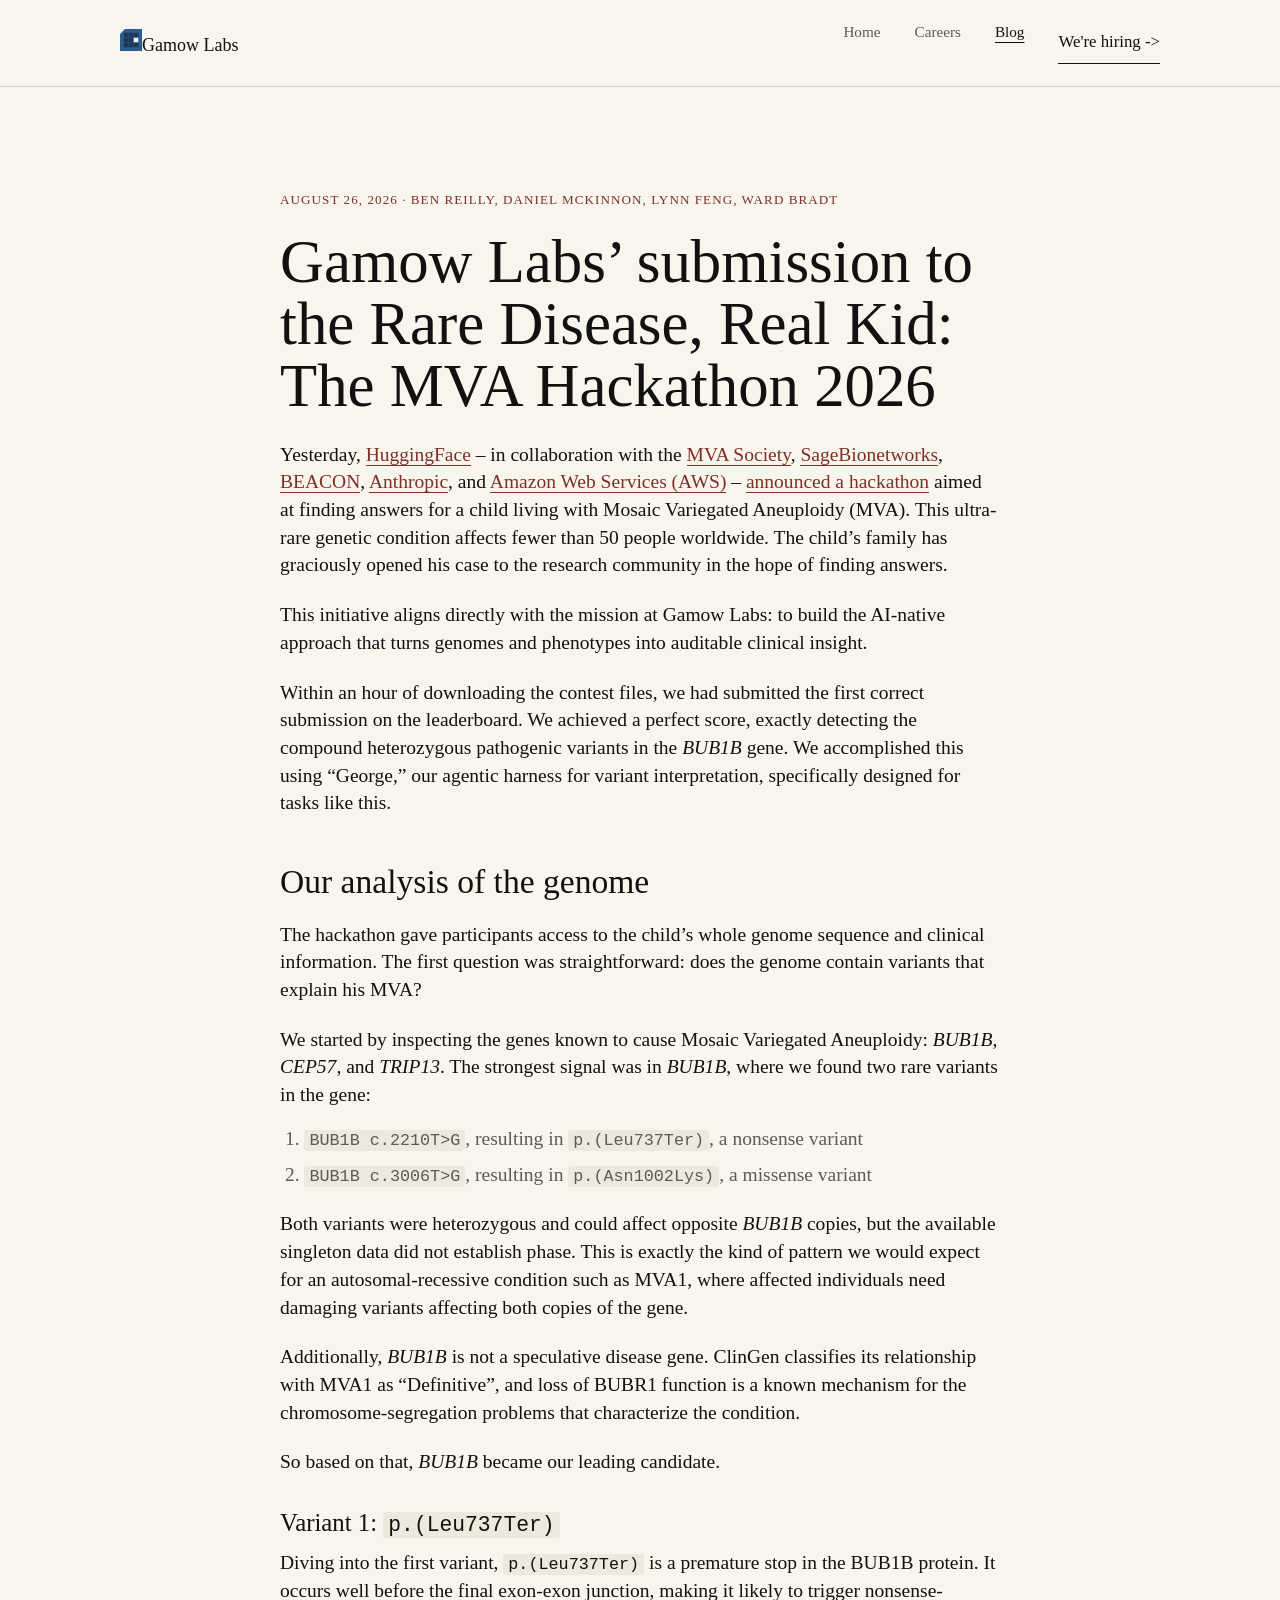
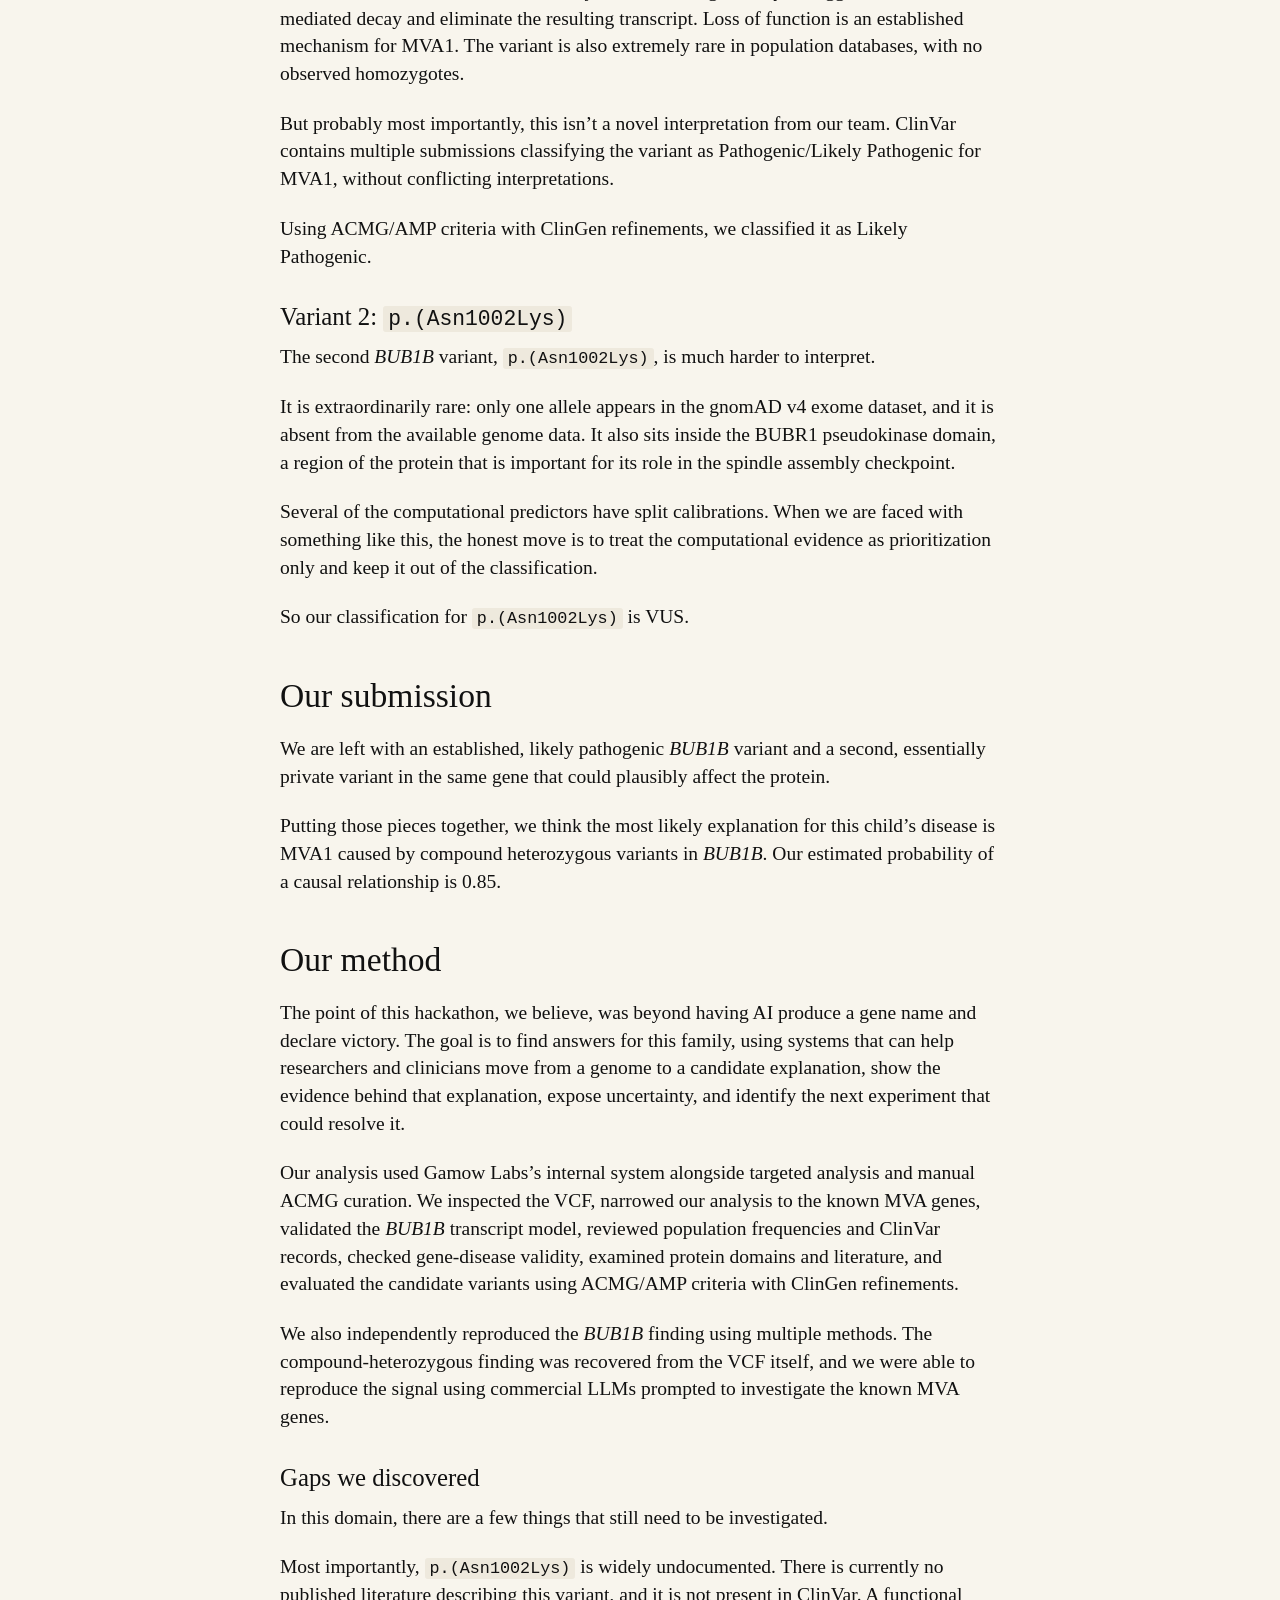
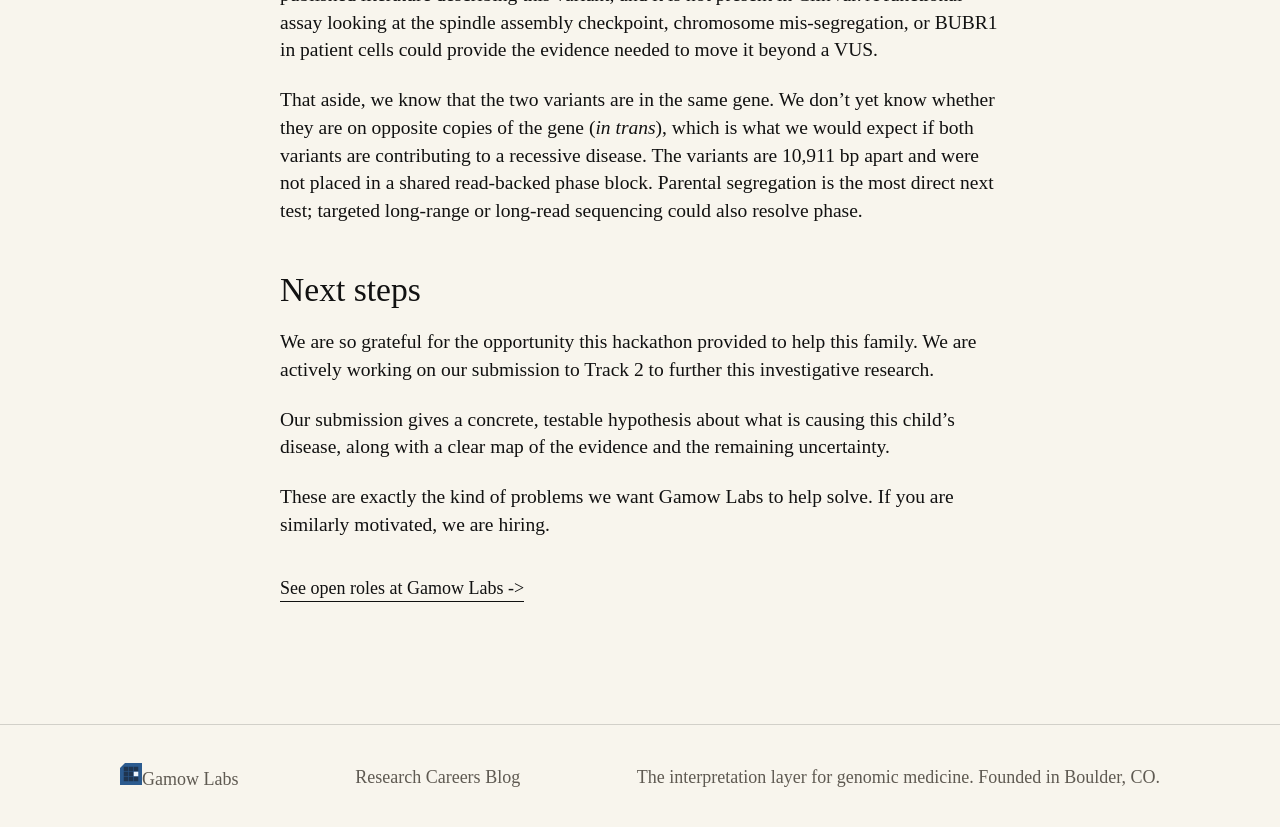
<file: mva-hackathon-2026.html>
<!doctype html>
<html lang="en">
  <head>
    <meta charset="utf-8">
    <meta name="viewport" content="width=device-width, initial-scale=1">
    <title>Gamow Labs&rsquo; submission to the Rare Disease, Real Kid: The MVA Hackathon 2026 | Gamow Labs</title>
    <meta name="description" content="Our Track 1 submission to the Rare Disease, Real Kid MVA Hackathon: compound heterozygous BUB1B variants in a child with Mosaic Variegated Aneuploidy, and the evidence behind the call.">
    <link rel="canonical" href="https://gamowlabs.com/mva-hackathon-2026.html">
    <link rel="icon" type="image/svg+xml" href="assets/favicon.svg">
    <meta property="og:type" content="article">
    <meta property="og:site_name" content="Gamow Labs">
    <meta property="og:url" content="https://gamowlabs.com/mva-hackathon-2026.html">
    <meta property="og:title" content="Gamow Labs&rsquo; submission to the Rare Disease, Real Kid: The MVA Hackathon 2026">
    <meta property="og:description" content="Our Track 1 submission to the Rare Disease, Real Kid MVA Hackathon: compound heterozygous BUB1B variants in a child with Mosaic Variegated Aneuploidy, and the evidence behind the call.">
    <meta property="og:image" content="https://gamowlabs.com/assets/gamow-logo-black.png">
    <meta property="article:published_time" content="2026-08-26">
    <meta name="twitter:card" content="summary_large_image">
    <meta name="twitter:title" content="Gamow Labs&rsquo; submission to the Rare Disease, Real Kid: The MVA Hackathon 2026">
    <meta name="twitter:description" content="Our Track 1 submission to the Rare Disease, Real Kid MVA Hackathon: compound heterozygous BUB1B variants in a child with Mosaic Variegated Aneuploidy, and the evidence behind the call.">
    <meta name="twitter:image" content="https://gamowlabs.com/assets/gamow-logo-black.png">
    <link rel="preconnect" href="https://fonts.googleapis.com">
    <link rel="preconnect" href="https://fonts.gstatic.com" crossorigin>
    <link rel="stylesheet" href="https://fonts.googleapis.com/css2?family=Atkinson+Hyperlegible+Mono:wght@300..600&amp;family=Atkinson+Hyperlegible+Next:wght@300..700&amp;display=swap">
    <link rel="stylesheet" href="styles.css">
  </head>
  <body>
    <header class="site-header">
      <nav class="nav" aria-label="Main navigation">
        <a class="brand" href="index.html"><svg width="22" height="22" viewBox="0 0 22 22" aria-hidden="true"><path fill="#2c5b8f" d="M5 0H22V22H0V5Z"/><rect fill="#1f3550" x="3.75" y="3.75" width="4.5" height="4.5"/><rect fill="#1f3550" x="8.75" y="3.75" width="4.5" height="4.5"/><rect fill="#1f3550" x="13.75" y="3.75" width="4.5" height="4.5"/><rect fill="#1f3550" x="3.75" y="8.75" width="4.5" height="4.5"/><rect fill="#1f3550" x="8.75" y="8.75" width="4.5" height="4.5"/><rect fill="#eef6fd" x="13.75" y="8.75" width="4.5" height="4.5"/><rect fill="#1f3550" x="3.75" y="13.75" width="4.5" height="4.5"/><rect fill="#1f3550" x="8.75" y="13.75" width="4.5" height="4.5"/><rect fill="#1f3550" x="13.75" y="13.75" width="4.5" height="4.5"/></svg><span>Gamow Labs</span></a>
        <div class="nav-links">
          <a href="index.html">Home</a>
          <a href="careers.html">Careers</a>
          <a href="blog.html" aria-current="page">Blog</a>
          <a class="button button-outline nav-cta" href="careers.html">We're hiring</a>
        </div>
      </nav>
    </header>

    <main>
      <article class="post-article">
        <p class="meta">August 26, 2026 · Ben Reilly, Daniel McKinnon, Lynn Feng, Ward Bradt</p>
        <h1>Gamow Labs&rsquo; submission to the Rare Disease, Real Kid: The MVA Hackathon 2026</h1>

        <div class="post-body">
          <p>Yesterday, <a href="https://www.linkedin.com/company/huggingface/">HuggingFace</a> &ndash; in collaboration with the <a href="https://www.linkedin.com/company/mva-society/">MVA Society</a>, <a href="https://www.linkedin.com/company/sage-bionetworks/">SageBionetworks</a>, <a href="https://conscience.ca/beacon/">BEACON</a>, <a href="https://www.linkedin.com/company/anthropicresearch/">Anthropic</a>, and <a href="https://www.linkedin.com/company/amazon-web-services/">Amazon Web Services (AWS)</a> &ndash; <a href="https://www.linkedin.com/posts/georgia-channing_there-is-a-child-with-a-rare-disease-who-ugcPost-7498034060498223105-h2xZ?utm_source=share&amp;utm_medium=member_desktop&amp;rcm=ACoAAAxjXsEBzIpFDSzkQDq37_a_8p2suLk4KUA">announced a hackathon</a> aimed at finding answers for a child living with Mosaic Variegated Aneuploidy (MVA). This ultra-rare genetic condition affects fewer than 50 people worldwide. The child&rsquo;s family has graciously opened his case to the research community in the hope of finding answers.</p>
          <p>This initiative aligns directly with the mission at Gamow Labs: to build the AI-native approach that turns genomes and phenotypes into auditable clinical insight.</p>
          <p>Within an hour of downloading the contest files, we had submitted the first correct submission on the leaderboard. We achieved a perfect score, exactly detecting the compound heterozygous pathogenic variants in the <em>BUB1B</em> gene. We accomplished this using &ldquo;George,&rdquo; our agentic harness for variant interpretation, specifically designed for tasks like this.</p>

          <h2>Our analysis of the genome</h2>
          <p>The hackathon gave participants access to the child&rsquo;s whole genome sequence and clinical information. The first question was straightforward: does the genome contain variants that explain his MVA?</p>
          <p>We started by inspecting the genes known to cause Mosaic Variegated Aneuploidy: <em>BUB1B</em>, <em>CEP57</em>, and <em>TRIP13</em>. The strongest signal was in <em>BUB1B</em>, where we found two rare variants in the gene:</p>
          <ol>
            <li><code>BUB1B c.2210T&gt;G</code>, resulting in <code>p.(Leu737Ter)</code>, a nonsense variant</li>
            <li><code>BUB1B c.3006T&gt;G</code>, resulting in <code>p.(Asn1002Lys)</code>, a missense variant</li>
          </ol>
          <p>Both variants were heterozygous and could affect opposite <em>BUB1B</em> copies, but the available singleton data did not establish phase. This is exactly the kind of pattern we would expect for an autosomal-recessive condition such as MVA1, where affected individuals need damaging variants affecting both copies of the gene.</p>
          <p>Additionally, <em>BUB1B</em> is not a speculative disease gene. ClinGen classifies its relationship with MVA1 as &ldquo;Definitive&rdquo;, and loss of BUBR1 function is a known mechanism for the chromosome-segregation problems that characterize the condition.</p>
          <p>So based on that, <em>BUB1B</em> became our leading candidate.</p>

          <h3>Variant 1: <code>p.(Leu737Ter)</code></h3>
          <p>Diving into the first variant, <code>p.(Leu737Ter)</code> is a premature stop in the BUB1B protein. It occurs well before the final exon-exon junction, making it likely to trigger nonsense-mediated decay and eliminate the resulting transcript. Loss of function is an established mechanism for MVA1. The variant is also extremely rare in population databases, with no observed homozygotes.</p>
          <p>But probably most importantly, this isn&rsquo;t a novel interpretation from our team. ClinVar contains multiple submissions classifying the variant as Pathogenic/Likely Pathogenic for MVA1, without conflicting interpretations.</p>
          <p>Using ACMG/AMP criteria with ClinGen refinements, we classified it as Likely Pathogenic.</p>

          <h3>Variant 2: <code>p.(Asn1002Lys)</code></h3>
          <p>The second <em>BUB1B</em> variant, <code>p.(Asn1002Lys)</code>, is much harder to interpret.</p>
          <p>It is extraordinarily rare: only one allele appears in the gnomAD v4 exome dataset, and it is absent from the available genome data. It also sits inside the BUBR1 pseudokinase domain, a region of the protein that is important for its role in the spindle assembly checkpoint.</p>
          <p>Several of the computational predictors have split calibrations. When we are faced with something like this, the honest move is to treat the computational evidence as prioritization only and keep it out of the classification.</p>
          <p>So our classification for <code>p.(Asn1002Lys)</code> is VUS.</p>

          <h2>Our submission</h2>
          <p>We are left with an established, likely pathogenic <em>BUB1B</em> variant and a second, essentially private variant in the same gene that could plausibly affect the protein.</p>
          <p>Putting those pieces together, we think the most likely explanation for this child&rsquo;s disease is MVA1 caused by compound heterozygous variants in <em>BUB1B</em>. Our estimated probability of a causal relationship is 0.85.</p>

          <h2>Our method</h2>
          <p>The point of this hackathon, we believe, was beyond having AI produce a gene name and declare victory. The goal is to find answers for this family, using systems that can help researchers and clinicians move from a genome to a candidate explanation, show the evidence behind that explanation, expose uncertainty, and identify the next experiment that could resolve it.</p>
          <p>Our analysis used Gamow Labs&rsquo;s internal system alongside targeted analysis and manual ACMG curation. We inspected the VCF, narrowed our analysis to the known MVA genes, validated the <em>BUB1B</em> transcript model, reviewed population frequencies and ClinVar records, checked gene-disease validity, examined protein domains and literature, and evaluated the candidate variants using ACMG/AMP criteria with ClinGen refinements.</p>
          <p>We also independently reproduced the <em>BUB1B</em> finding using multiple methods. The compound-heterozygous finding was recovered from the VCF itself, and we were able to reproduce the signal using commercial LLMs prompted to investigate the known MVA genes.</p>

          <h3>Gaps we discovered</h3>
          <p>In this domain, there are a few things that still need to be investigated.</p>
          <p>Most importantly, <code>p.(Asn1002Lys)</code> is widely undocumented. There is currently no published literature describing this variant, and it is not present in ClinVar. A functional assay looking at the spindle assembly checkpoint, chromosome mis-segregation, or BUBR1 in patient cells could provide the evidence needed to move it beyond a VUS.</p>
          <p>That aside, we know that the two variants are in the same gene. We don&rsquo;t yet know whether they are on opposite copies of the gene (<em>in trans</em>), which is what we would expect if both variants are contributing to a recessive disease. The variants are 10,911 bp apart and were not placed in a shared read-backed phase block. Parental segregation is the most direct next test; targeted long-range or long-read sequencing could also resolve phase.</p>

          <h2>Next steps</h2>
          <p>We are so grateful for the opportunity this hackathon provided to help this family. We are actively working on our submission to Track 2 to further this investigative research.</p>
          <p>Our submission gives a concrete, testable hypothesis about what is causing this child&rsquo;s disease, along with a clear map of the evidence and the remaining uncertainty.</p>
          <p>These are exactly the kind of problems we want Gamow Labs to help solve. If you are similarly motivated, we are hiring.</p>
        </div>

        <p class="inline-actions">
          <a class="profile-link" href="careers.html">See open roles at Gamow Labs</a>
        </p>
      </article>
    </main>

    <footer class="site-footer night">
      <div class="footer-inner">
        <a class="brand" href="index.html"><svg width="22" height="22" viewBox="0 0 22 22" aria-hidden="true"><path fill="#2c5b8f" d="M5 0H22V22H0V5Z"/><rect fill="#1f3550" x="3.75" y="3.75" width="4.5" height="4.5"/><rect fill="#1f3550" x="8.75" y="3.75" width="4.5" height="4.5"/><rect fill="#1f3550" x="13.75" y="3.75" width="4.5" height="4.5"/><rect fill="#1f3550" x="3.75" y="8.75" width="4.5" height="4.5"/><rect fill="#1f3550" x="8.75" y="8.75" width="4.5" height="4.5"/><rect fill="#eef6fd" x="13.75" y="8.75" width="4.5" height="4.5"/><rect fill="#1f3550" x="3.75" y="13.75" width="4.5" height="4.5"/><rect fill="#1f3550" x="8.75" y="13.75" width="4.5" height="4.5"/><rect fill="#1f3550" x="13.75" y="13.75" width="4.5" height="4.5"/></svg><span>Gamow Labs</span></a>
        <nav class="footer-links" aria-label="Footer">
          <a href="index.html#research">Research</a>
          <a href="careers.html">Careers</a>
          <a href="blog.html">Blog</a>
        </nav>
        <span>The interpretation layer for genomic medicine. Founded in Boulder, CO.</span>
      </div>
    </footer>
  </body>
</html>
</file>
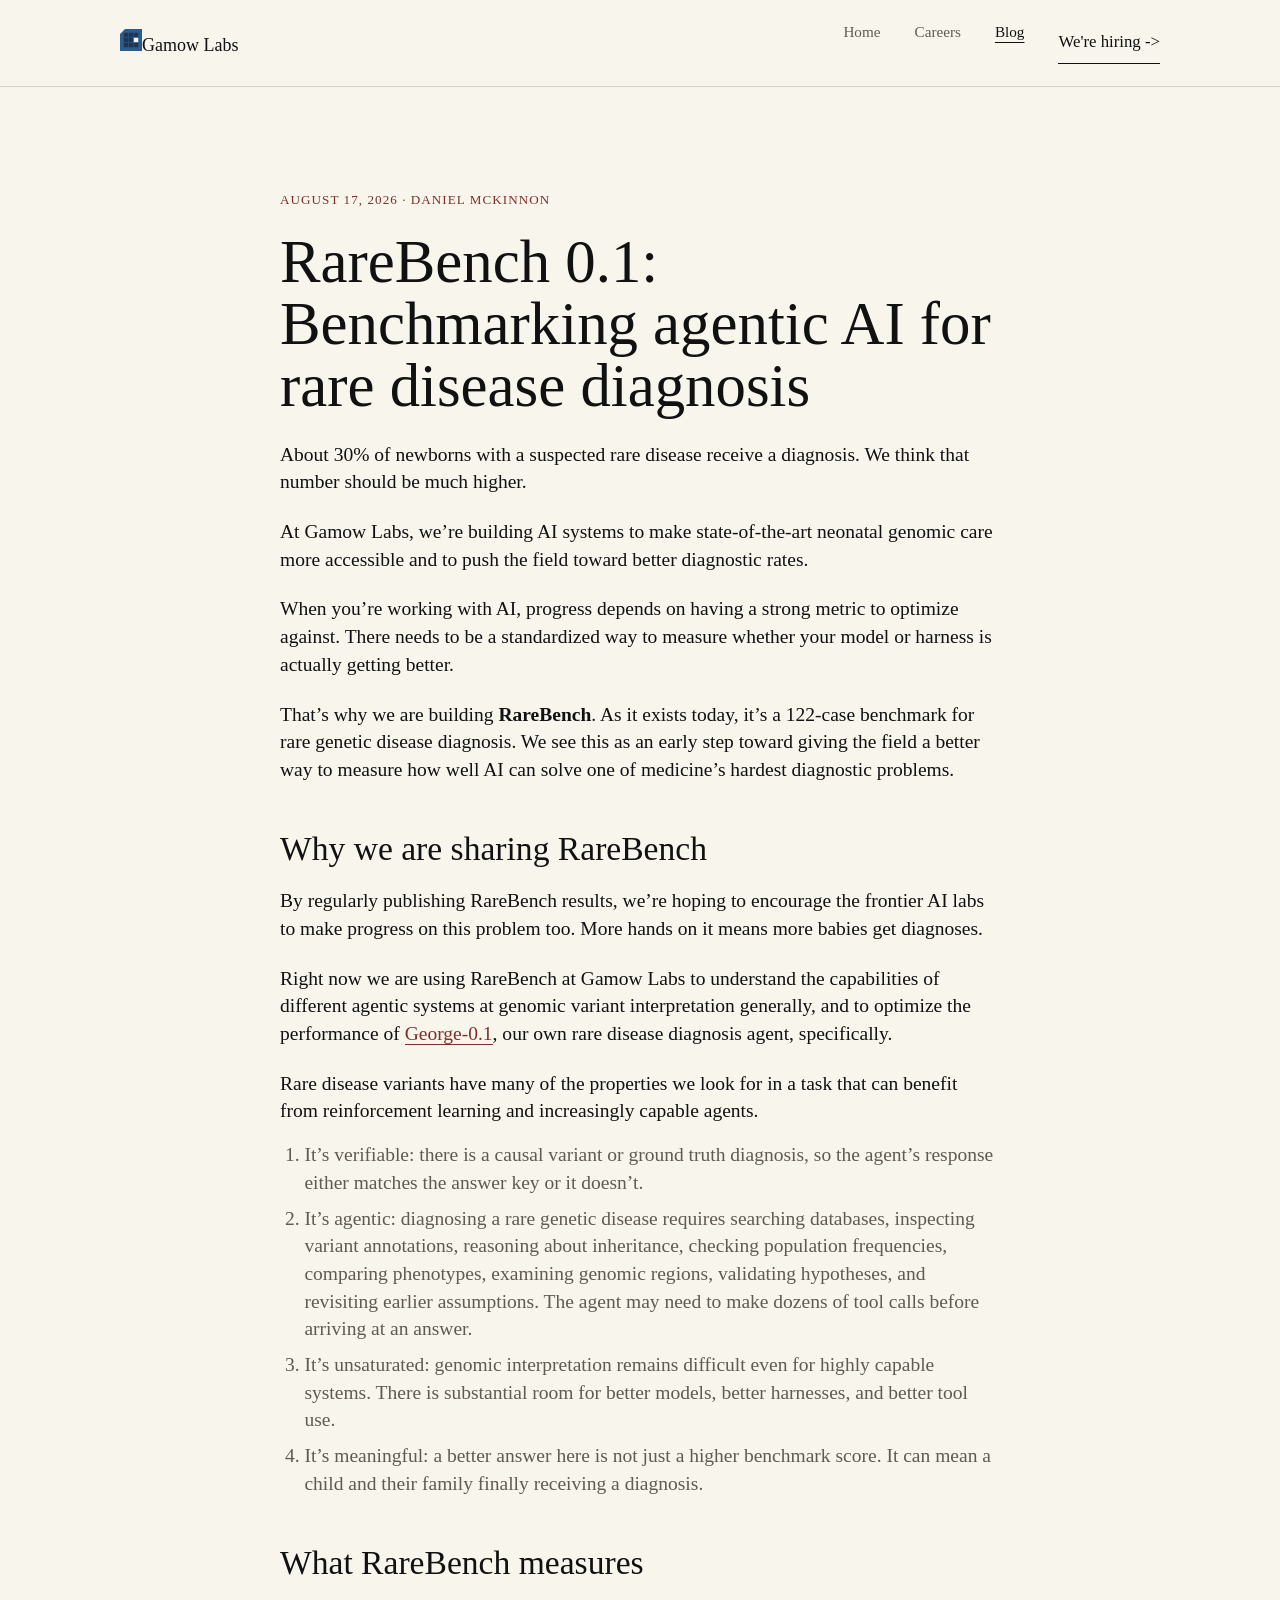
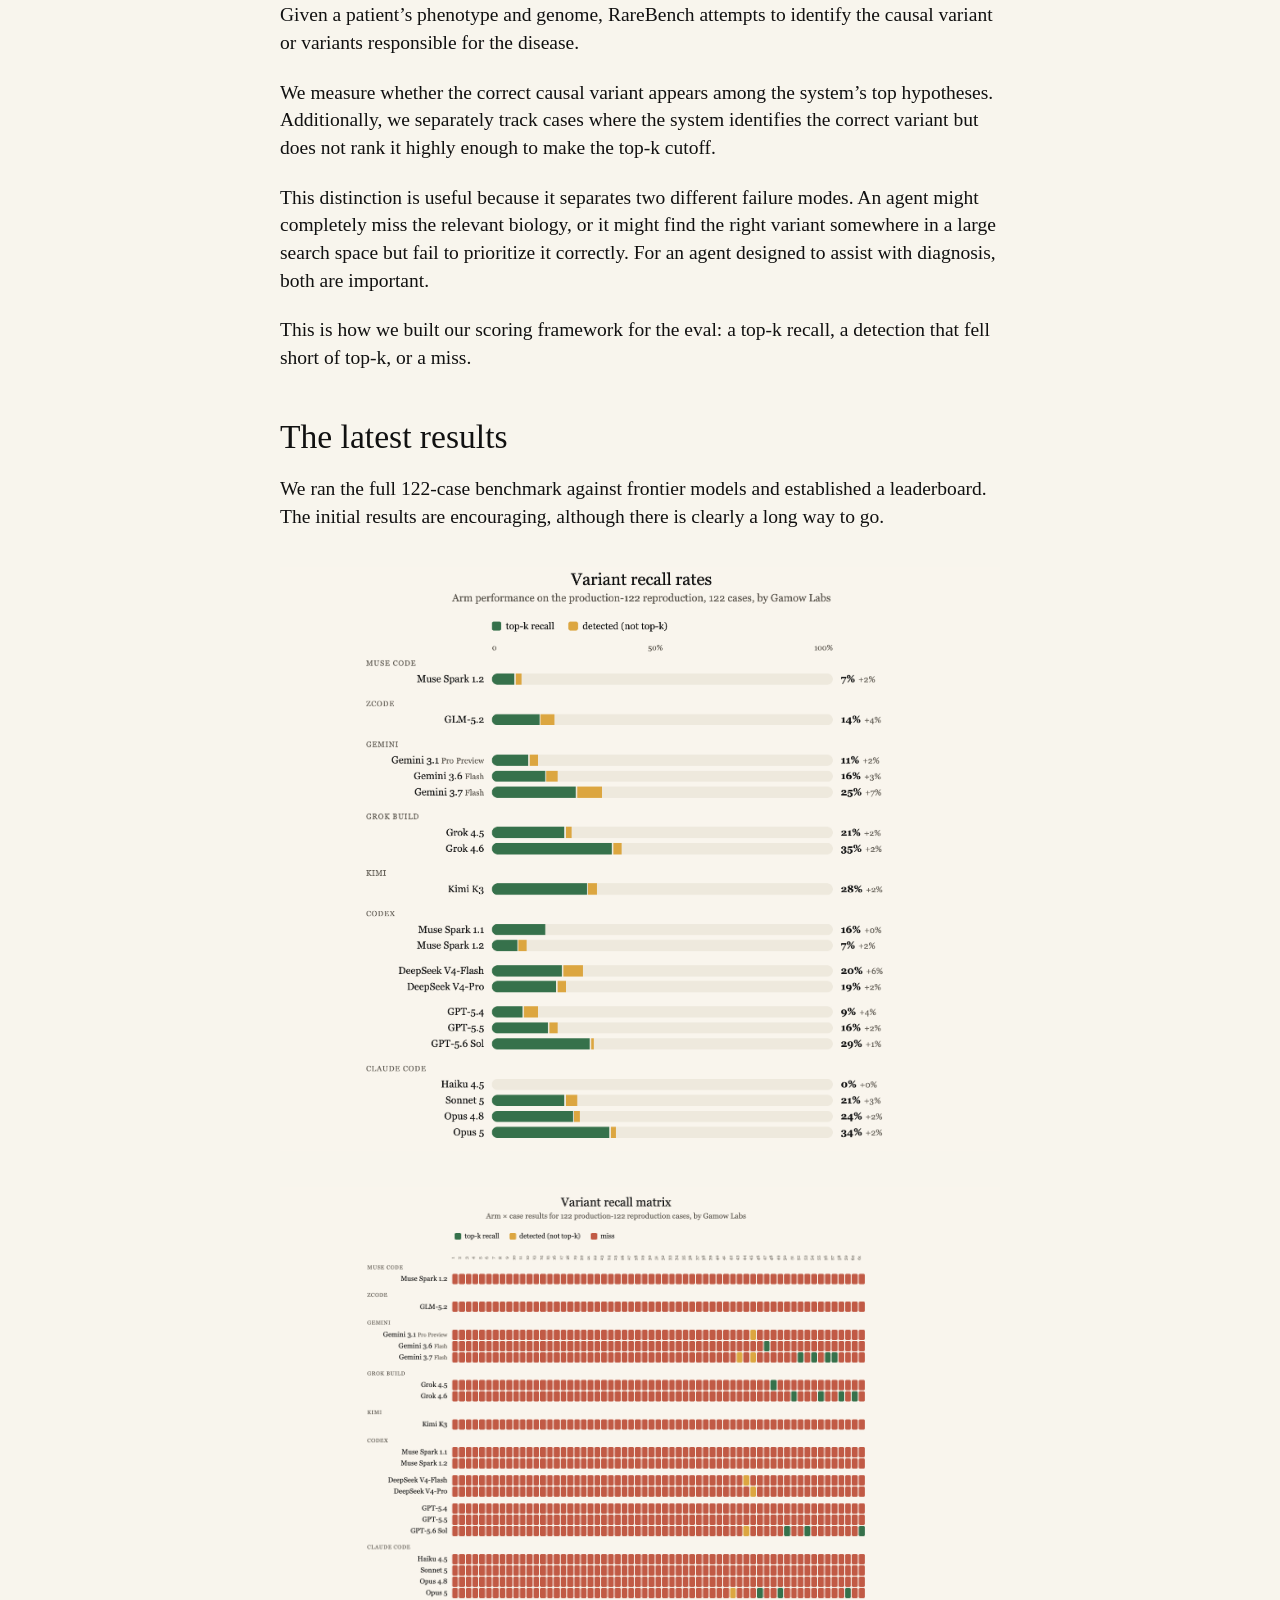
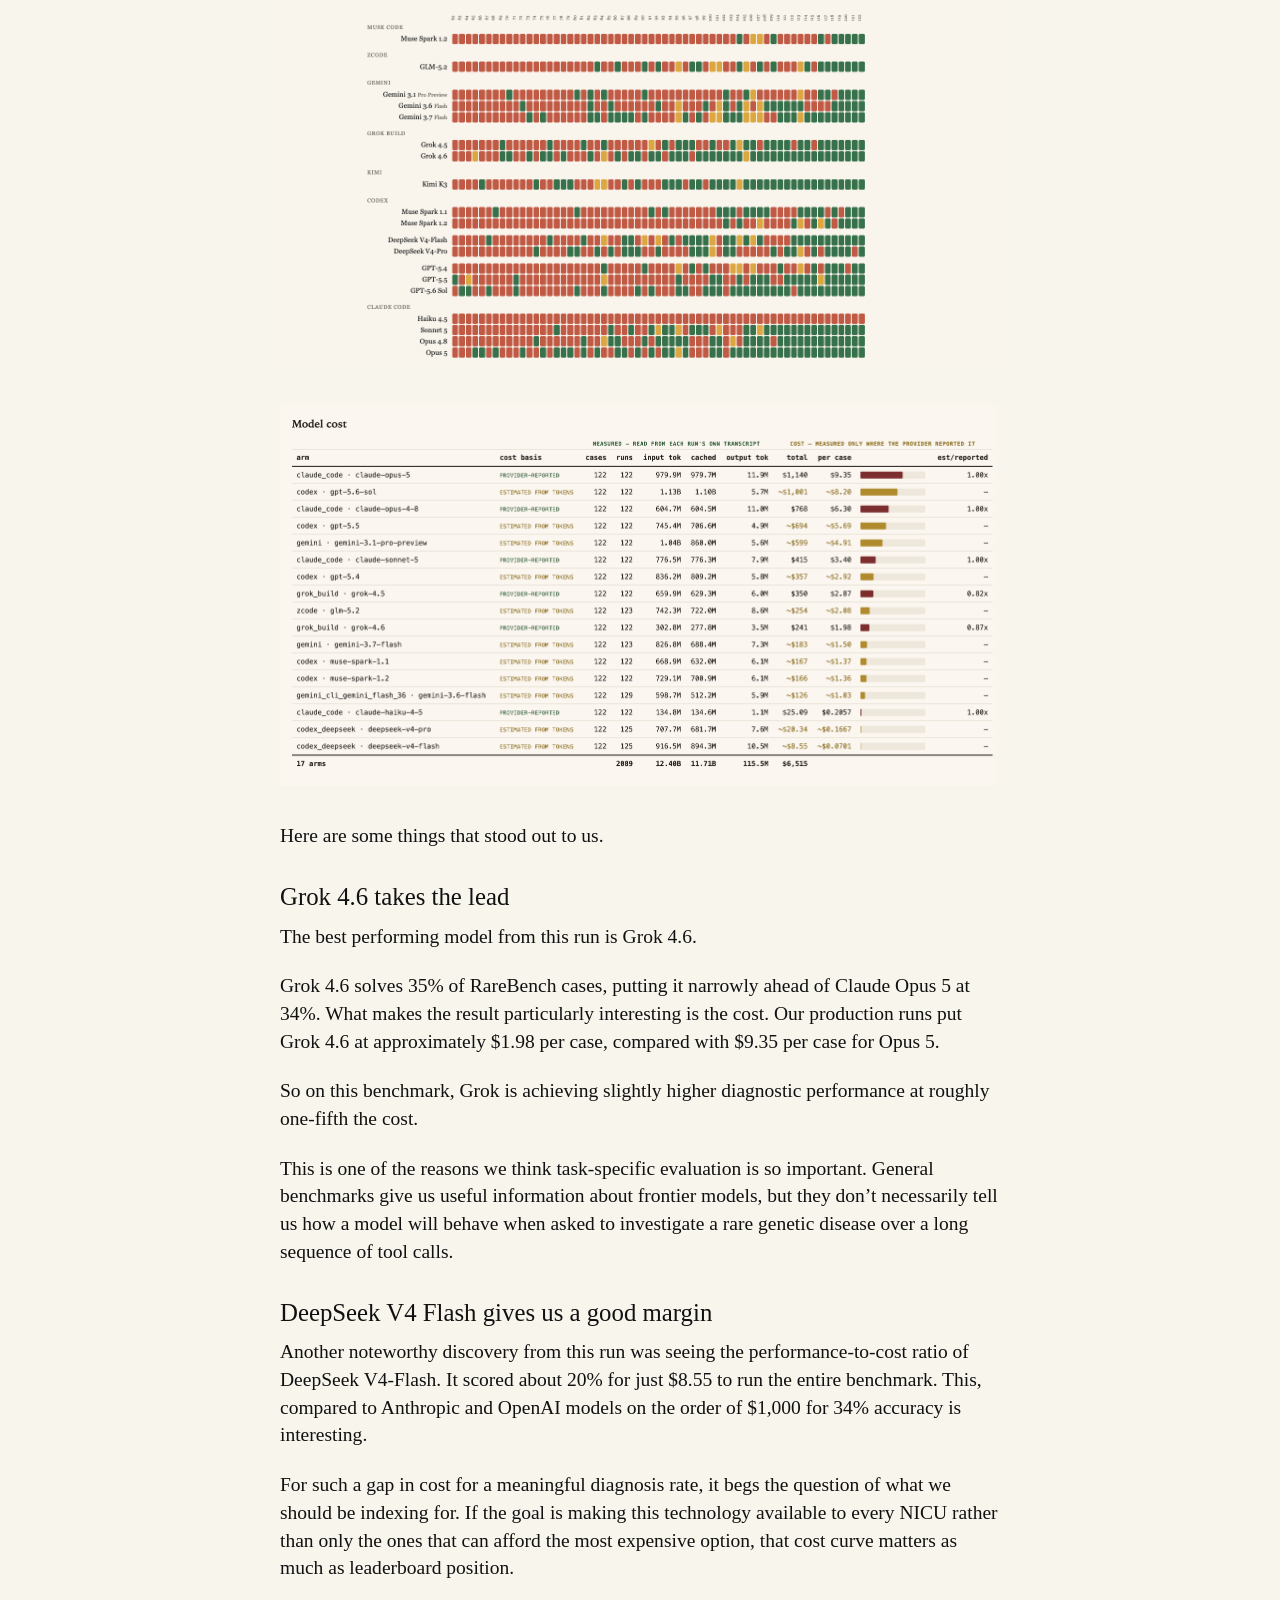
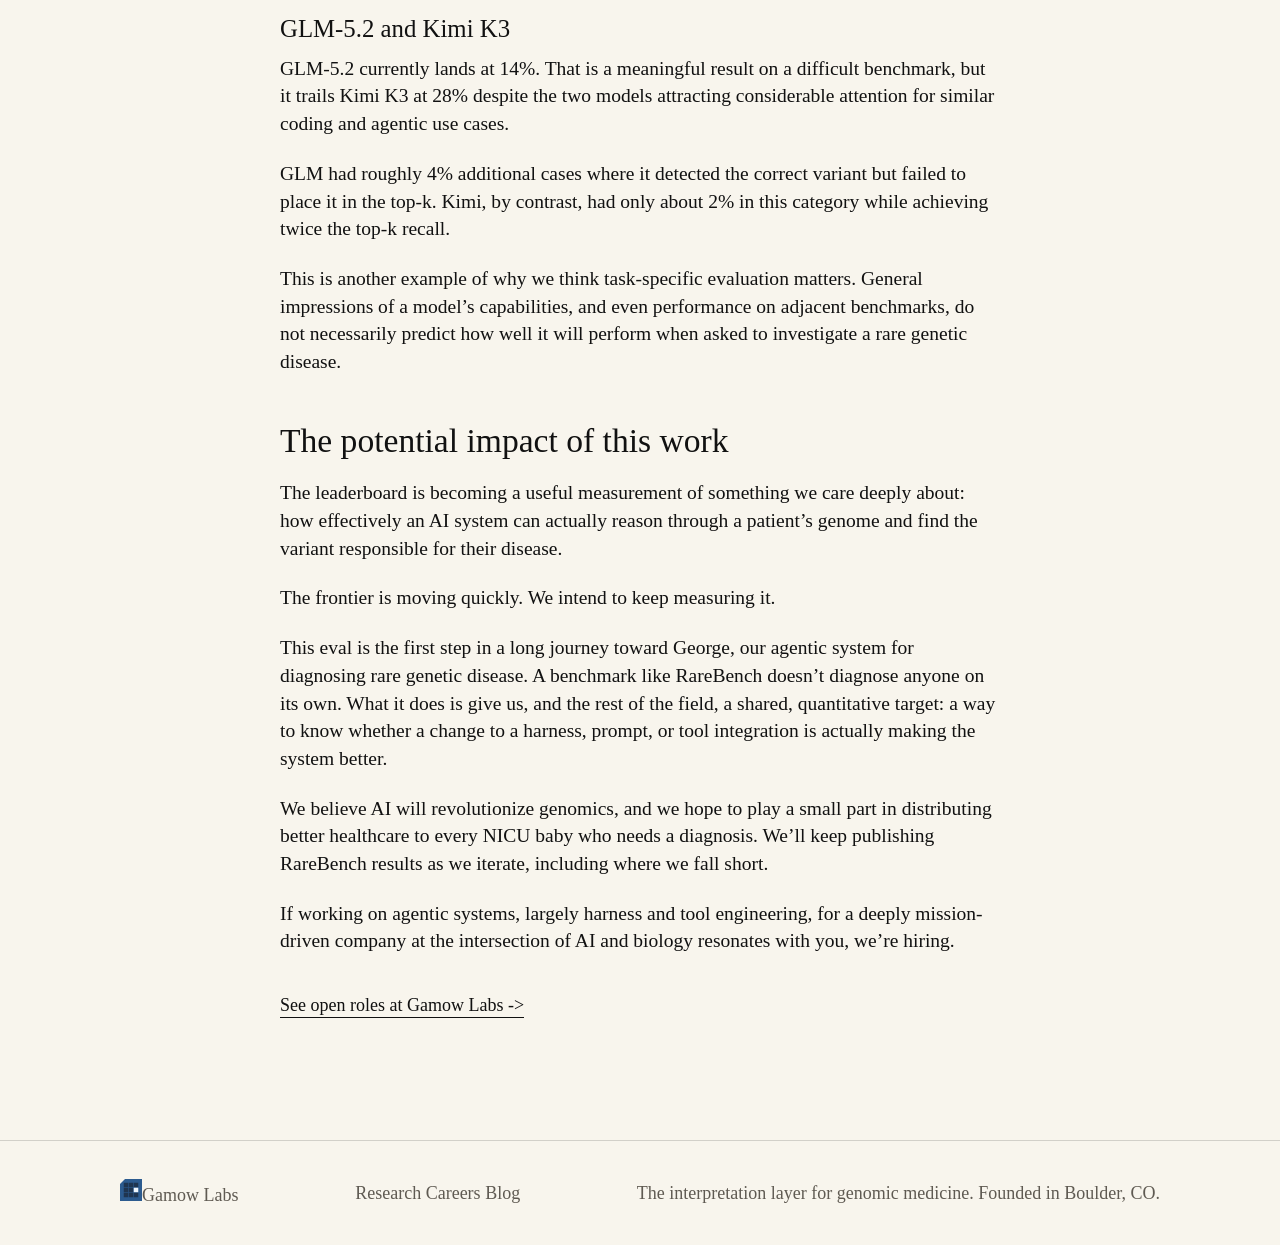
<file: rarebench-0-1.html>
<!doctype html>
<html lang="en">
  <head>
    <meta charset="utf-8">
    <meta name="viewport" content="width=device-width, initial-scale=1">
    <title>RareBench 0.1: Benchmarking agentic AI for rare disease diagnosis | Gamow Labs</title>
    <meta name="description" content="Only about 30% of newborns with a suspected rare disease receive a diagnosis. RareBench is a 122-case benchmark for measuring how well AI systems can find the causal variant behind a rare genetic disease.">
    <link rel="canonical" href="https://gamowlabs.com/rarebench-0-1.html">
    <link rel="icon" type="image/svg+xml" href="assets/favicon.svg">
    <meta property="og:type" content="article">
    <meta property="og:site_name" content="Gamow Labs">
    <meta property="og:url" content="https://gamowlabs.com/rarebench-0-1.html">
    <meta property="og:title" content="RareBench 0.1: Benchmarking agentic AI for rare disease diagnosis">
    <meta property="og:description" content="Only about 30% of newborns with a suspected rare disease receive a diagnosis. RareBench is a 122-case benchmark for measuring how well AI systems can find the causal variant behind a rare genetic disease.">
    <meta property="og:image" content="https://gamowlabs.com/assets/rarebench-pass3-recallrates.png">
    <meta property="og:image:width" content="1757">
    <meta property="og:image:height" content="1425">
    <meta property="og:image:alt" content="Bar chart of variant recall rates for frontier models on RareBench 0.1, led by Grok 4.6 at 35% and Opus 5 at 34%.">
    <meta property="article:published_time" content="2026-08-17">
    <meta name="twitter:card" content="summary_large_image">
    <meta name="twitter:title" content="RareBench 0.1: Benchmarking agentic AI for rare disease diagnosis">
    <meta name="twitter:description" content="Only about 30% of newborns with a suspected rare disease receive a diagnosis. RareBench is a 122-case benchmark for measuring how well AI systems can find the causal variant behind a rare genetic disease.">
    <meta name="twitter:image" content="https://gamowlabs.com/assets/rarebench-pass3-recallrates.png">
    <meta name="twitter:image:alt" content="Bar chart of variant recall rates for frontier models on RareBench 0.1, led by Grok 4.6 at 35% and Opus 5 at 34%.">
    <link rel="preconnect" href="https://fonts.googleapis.com">
    <link rel="preconnect" href="https://fonts.gstatic.com" crossorigin>
    <link rel="stylesheet" href="https://fonts.googleapis.com/css2?family=Atkinson+Hyperlegible+Mono:wght@300..600&amp;family=Atkinson+Hyperlegible+Next:wght@300..700&amp;display=swap">
    <link rel="stylesheet" href="styles.css">
  </head>
  <body>
    <header class="site-header">
      <nav class="nav" aria-label="Main navigation">
        <a class="brand" href="index.html"><svg width="22" height="22" viewBox="0 0 22 22" aria-hidden="true"><path fill="#2c5b8f" d="M5 0H22V22H0V5Z"/><rect fill="#1f3550" x="3.75" y="3.75" width="4.5" height="4.5"/><rect fill="#1f3550" x="8.75" y="3.75" width="4.5" height="4.5"/><rect fill="#1f3550" x="13.75" y="3.75" width="4.5" height="4.5"/><rect fill="#1f3550" x="3.75" y="8.75" width="4.5" height="4.5"/><rect fill="#1f3550" x="8.75" y="8.75" width="4.5" height="4.5"/><rect fill="#eef6fd" x="13.75" y="8.75" width="4.5" height="4.5"/><rect fill="#1f3550" x="3.75" y="13.75" width="4.5" height="4.5"/><rect fill="#1f3550" x="8.75" y="13.75" width="4.5" height="4.5"/><rect fill="#1f3550" x="13.75" y="13.75" width="4.5" height="4.5"/></svg><span>Gamow Labs</span></a>
        <div class="nav-links">
          <a href="index.html">Home</a>
          <a href="careers.html">Careers</a>
          <a href="blog.html" aria-current="page">Blog</a>
          <a class="button button-outline nav-cta" href="careers.html">We're hiring</a>
        </div>
      </nav>
    </header>

    <main>
      <article class="post-article">
        <p class="meta">August 17, 2026 · Daniel McKinnon</p>
        <h1>RareBench 0.1: Benchmarking agentic AI for rare disease diagnosis</h1>

        <div class="post-body">
          <p>About 30% of newborns with a suspected rare disease receive a diagnosis. We think that number should be much higher.</p>
          <p>At Gamow Labs, we&rsquo;re building AI systems to make state-of-the-art neonatal genomic care more accessible and to push the field toward better diagnostic rates.</p>
          <p>When you&rsquo;re working with AI, progress depends on having a strong metric to optimize against. There needs to be a standardized way to measure whether your model or harness is actually getting better.</p>
          <p>That&rsquo;s why we are building <strong>RareBench</strong>. As it exists today, it&rsquo;s a 122-case benchmark for rare genetic disease diagnosis. We see this as an early step toward giving the field a better way to measure how well AI can solve one of medicine&rsquo;s hardest diagnostic problems.</p>

          <h2>Why we are sharing RareBench</h2>
          <p>By regularly publishing RareBench results, we&rsquo;re hoping to encourage the frontier AI labs to make progress on this problem too. More hands on it means more babies get diagnoses.</p>
          <p>Right now we are using RareBench at Gamow Labs to understand the capabilities of different agentic systems at genomic variant interpretation generally, and to optimize the performance of <a href="sota-genome-interpretation-with-agentic-ai.html">George-0.1</a>, our own rare disease diagnosis agent, specifically.</p>
          <p>Rare disease variants have many of the properties we look for in a task that can benefit from reinforcement learning and increasingly capable agents.</p>
          <ol>
            <li>It&rsquo;s verifiable: there is a causal variant or ground truth diagnosis, so the agent&rsquo;s response either matches the answer key or it doesn&rsquo;t.</li>
            <li>It&rsquo;s agentic: diagnosing a rare genetic disease requires searching databases, inspecting variant annotations, reasoning about inheritance, checking population frequencies, comparing phenotypes, examining genomic regions, validating hypotheses, and revisiting earlier assumptions. The agent may need to make dozens of tool calls before arriving at an answer.</li>
            <li>It&rsquo;s unsaturated: genomic interpretation remains difficult even for highly capable systems. There is substantial room for better models, better harnesses, and better tool use.</li>
            <li>It&rsquo;s meaningful: a better answer here is not just a higher benchmark score. It can mean a child and their family finally receiving a diagnosis.</li>
          </ol>

          <h2>What RareBench measures</h2>
          <p>Given a patient&rsquo;s phenotype and genome, RareBench attempts to identify the causal variant or variants responsible for the disease.</p>
          <p>We measure whether the correct causal variant appears among the system&rsquo;s top hypotheses. Additionally, we separately track cases where the system identifies the correct variant but does not rank it highly enough to make the top-k cutoff.</p>
          <p>This distinction is useful because it separates two different failure modes. An agent might completely miss the relevant biology, or it might find the right variant somewhere in a large search space but fail to prioritize it correctly. For an agent designed to assist with diagnosis, both are important.</p>
          <p>This is how we built our scoring framework for the eval: a top-k recall, a detection that fell short of top-k, or a miss.</p>

          <h2>The latest results</h2>
          <p>We ran the full 122-case benchmark against frontier models and established a leaderboard. The initial results are encouraging, although there is clearly a long way to go.</p>

          <figure class="post-figure"><a href="assets/rarebench-pass3-recallrates.png" target="_blank" rel="noopener"><img src="assets/rarebench-pass3-recallrates.png" alt="Horizontal bar chart of variant recall rates on the 122-case benchmark, grouped by harness. Grok 4.6 leads at 35% (+2%), ahead of Opus 5 at 34% (+2%), GPT-5.6 Sol at 29% (+1%), Kimi K3 at 28% (+2%), Gemini 3.7 Flash at 25% (+7%), Opus 4.8 at 24% (+2%), Sonnet 5 and Grok 4.5 at 21%, DeepSeek V4-Flash at 20% (+6%), DeepSeek V4-Pro at 19% (+2%), Muse Spark 1.1, Gemini 3.6 Flash and GPT-5.5 at 16%, GLM-5.2 at 14% (+4%), Gemini 3.1 Pro Preview at 11%, GPT-5.4 at 9%, Muse Spark 1.2 at 7%, and Haiku 4.5 at 0%."></a></figure>
          <figure class="post-figure"><a href="assets/rarebench-pass3-recallmatrix.png" target="_blank" rel="noopener"><img src="assets/rarebench-pass3-recallmatrix.png" alt="Arm by case matrix showing the result for each of the 19 arms on all 122 cases, colored as top-k recall, detected but not top-k, or miss. Grok 4.6 and Opus 5 show the densest bands of successes, and most solved cases fall in the second half of the case list."></a></figure>
          <figure class="post-figure"><a href="assets/rarebench-pass3-costs.png" target="_blank" rel="noopener"><img src="assets/rarebench-pass3-costs.png" alt="Table of model cost across 17 arms running 122 cases each, showing cost basis, token counts, total cost and cost per case. Opus 5 is the most expensive at $9.35 per case, followed by GPT-5.6 Sol at about $8.20, Opus 4.8 at $6.30, GPT-5.5 at about $5.69, Gemini 3.1 Pro Preview at about $4.91, Sonnet 5 at $3.40, GPT-5.4 at about $2.92, Grok 4.5 at $2.87, GLM-5.2 at about $2.08, Grok 4.6 at $1.98, Gemini 3.7 Flash at about $1.50, the Muse Spark models at about $1.36, Gemini 3.6 Flash at about $1.03, Haiku 4.5 at $0.21, DeepSeek V4-Pro at about $0.17, and DeepSeek V4-Flash at about $0.07. Total spend across all arms is $6,515."></a></figure>

          <p>Here are some things that stood out to us.</p>

          <h3>Grok 4.6 takes the lead</h3>
          <p>The best performing model from this run is Grok 4.6.</p>
          <p>Grok 4.6 solves 35% of RareBench cases, putting it narrowly ahead of Claude Opus 5 at 34%. What makes the result particularly interesting is the cost. Our production runs put Grok 4.6 at approximately $1.98 per case, compared with $9.35 per case for Opus 5.</p>
          <p>So on this benchmark, Grok is achieving slightly higher diagnostic performance at roughly one-fifth the cost.</p>
          <p>This is one of the reasons we think task-specific evaluation is so important. General benchmarks give us useful information about frontier models, but they don&rsquo;t necessarily tell us how a model will behave when asked to investigate a rare genetic disease over a long sequence of tool calls.</p>

          <h3>DeepSeek V4 Flash gives us a good margin</h3>
          <p>Another noteworthy discovery from this run was seeing the performance-to-cost ratio of DeepSeek V4-Flash. It scored about 20% for just $8.55 to run the entire benchmark. This, compared to Anthropic and OpenAI models on the order of $1,000 for 34% accuracy is interesting.</p>
          <p>For such a gap in cost for a meaningful diagnosis rate, it begs the question of what we should be indexing for. If the goal is making this technology available to every NICU rather than only the ones that can afford the most expensive option, that cost curve matters as much as leaderboard position.</p>

          <h3>GLM-5.2 and Kimi K3</h3>
          <p>GLM-5.2 currently lands at 14%. That is a meaningful result on a difficult benchmark, but it trails Kimi K3 at 28% despite the two models attracting considerable attention for similar coding and agentic use cases.</p>
          <p>GLM had roughly 4% additional cases where it detected the correct variant but failed to place it in the top-k. Kimi, by contrast, had only about 2% in this category while achieving twice the top-k recall.</p>
          <p>This is another example of why we think task-specific evaluation matters. General impressions of a model&rsquo;s capabilities, and even performance on adjacent benchmarks, do not necessarily predict how well it will perform when asked to investigate a rare genetic disease.</p>

          <h2>The potential impact of this work</h2>
          <p>The leaderboard is becoming a useful measurement of something we care deeply about: how effectively an AI system can actually reason through a patient&rsquo;s genome and find the variant responsible for their disease.</p>
          <p>The frontier is moving quickly. We intend to keep measuring it.</p>
          <p>This eval is the first step in a long journey toward George, our agentic system for diagnosing rare genetic disease. A benchmark like RareBench doesn&rsquo;t diagnose anyone on its own. What it does is give us, and the rest of the field, a shared, quantitative target: a way to know whether a change to a harness, prompt, or tool integration is actually making the system better.</p>
          <p>We believe AI will revolutionize genomics, and we hope to play a small part in distributing better healthcare to every NICU baby who needs a diagnosis. We&rsquo;ll keep publishing RareBench results as we iterate, including where we fall short.</p>
          <p>If working on agentic systems, largely harness and tool engineering, for a deeply mission-driven company at the intersection of AI and biology resonates with you, we&rsquo;re hiring.</p>
        </div>

        <p class="inline-actions">
          <a class="profile-link" href="careers.html">See open roles at Gamow Labs</a>
        </p>
      </article>
    </main>

    <footer class="site-footer night">
      <div class="footer-inner">
        <a class="brand" href="index.html"><svg width="22" height="22" viewBox="0 0 22 22" aria-hidden="true"><path fill="#2c5b8f" d="M5 0H22V22H0V5Z"/><rect fill="#1f3550" x="3.75" y="3.75" width="4.5" height="4.5"/><rect fill="#1f3550" x="8.75" y="3.75" width="4.5" height="4.5"/><rect fill="#1f3550" x="13.75" y="3.75" width="4.5" height="4.5"/><rect fill="#1f3550" x="3.75" y="8.75" width="4.5" height="4.5"/><rect fill="#1f3550" x="8.75" y="8.75" width="4.5" height="4.5"/><rect fill="#eef6fd" x="13.75" y="8.75" width="4.5" height="4.5"/><rect fill="#1f3550" x="3.75" y="13.75" width="4.5" height="4.5"/><rect fill="#1f3550" x="8.75" y="13.75" width="4.5" height="4.5"/><rect fill="#1f3550" x="13.75" y="13.75" width="4.5" height="4.5"/></svg><span>Gamow Labs</span></a>
        <nav class="footer-links" aria-label="Footer">
          <a href="index.html#research">Research</a>
          <a href="careers.html">Careers</a>
          <a href="blog.html">Blog</a>
        </nav>
        <span>The interpretation layer for genomic medicine. Founded in Boulder, CO.</span>
      </div>
    </footer>
  </body>
</html>
</file>
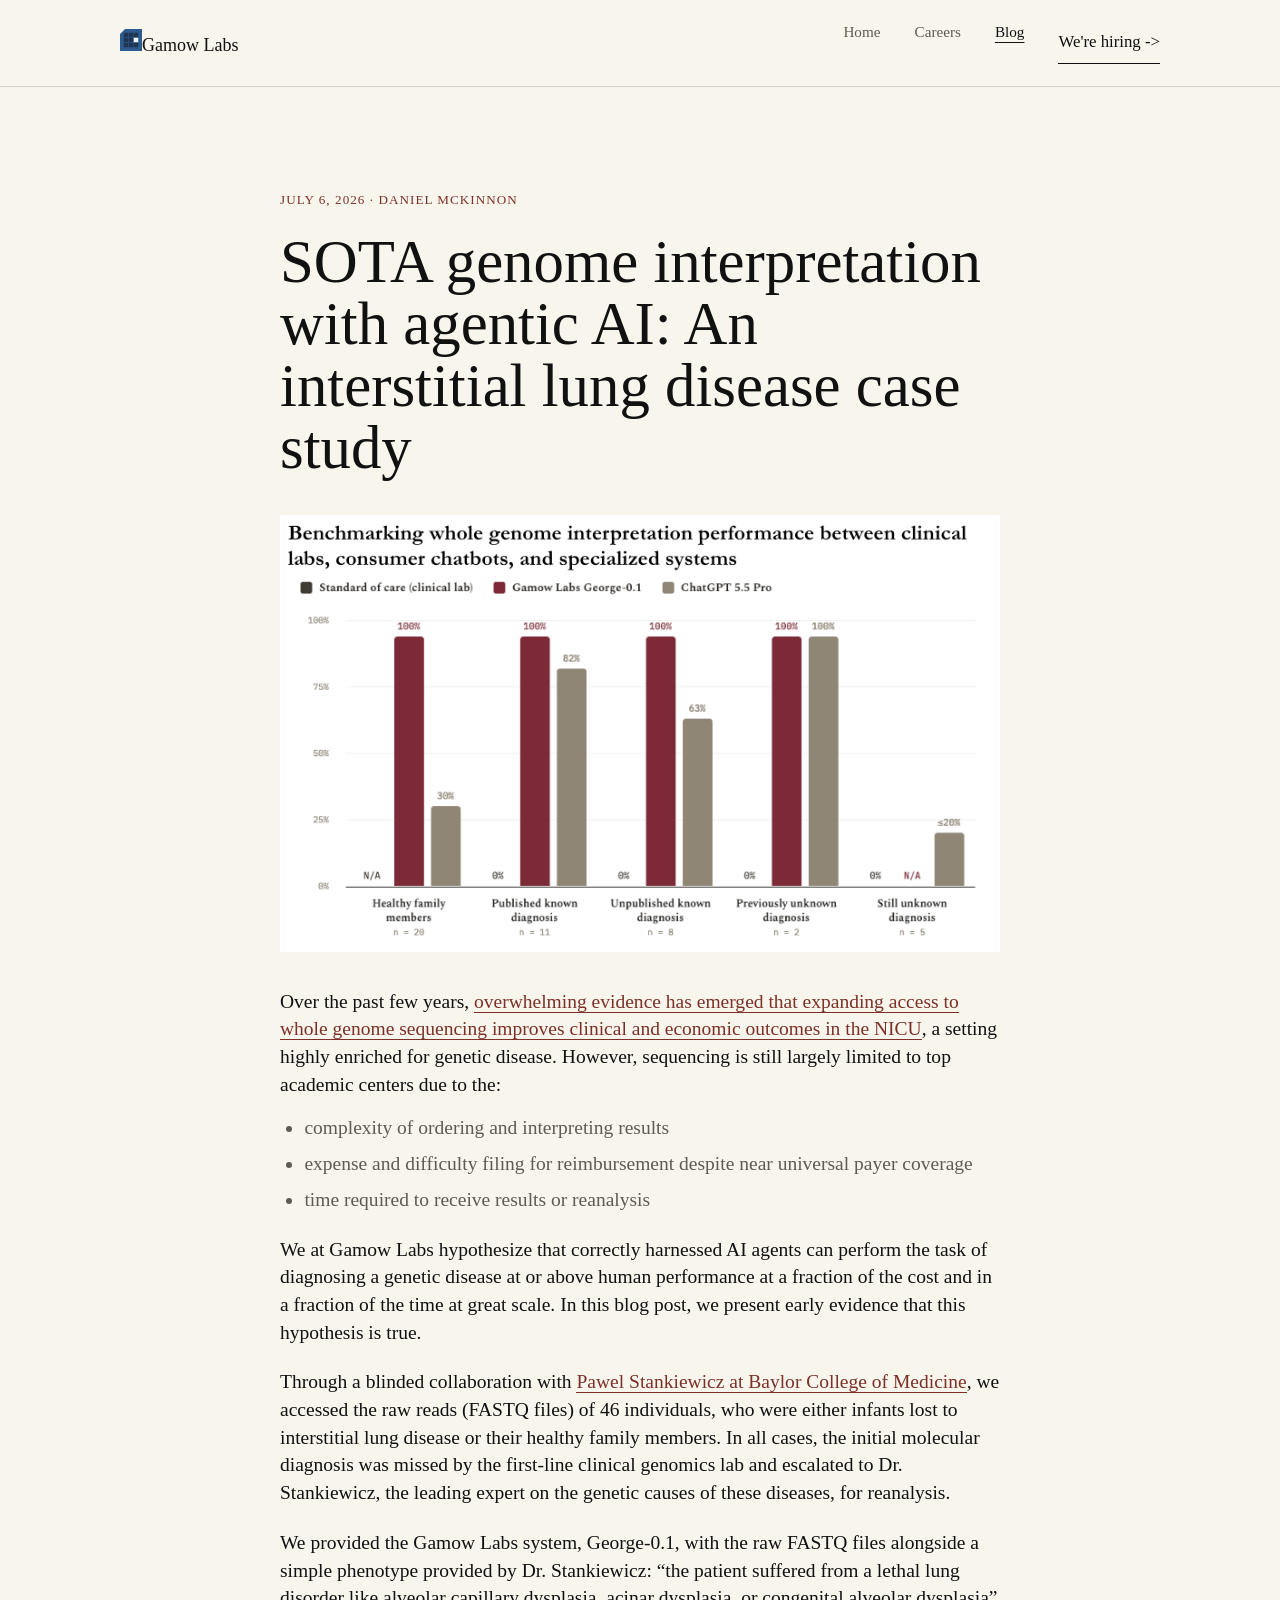
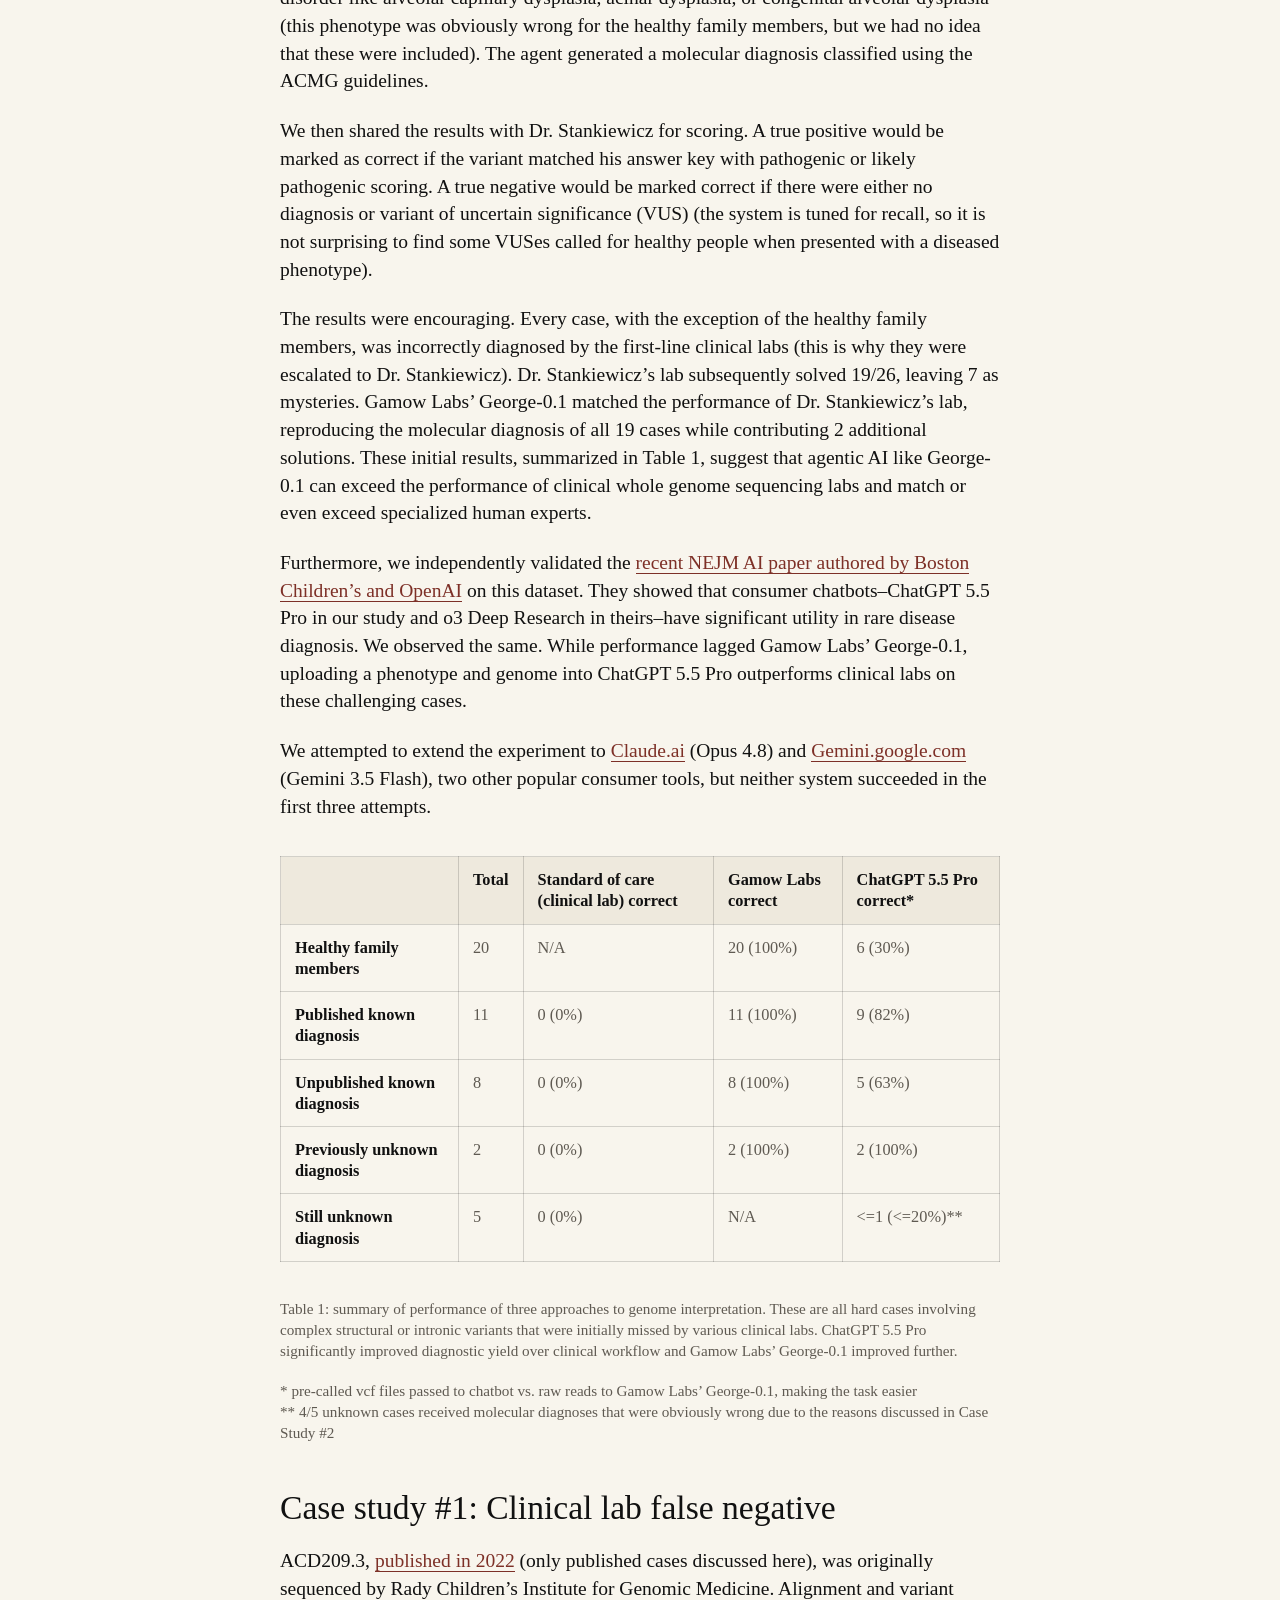
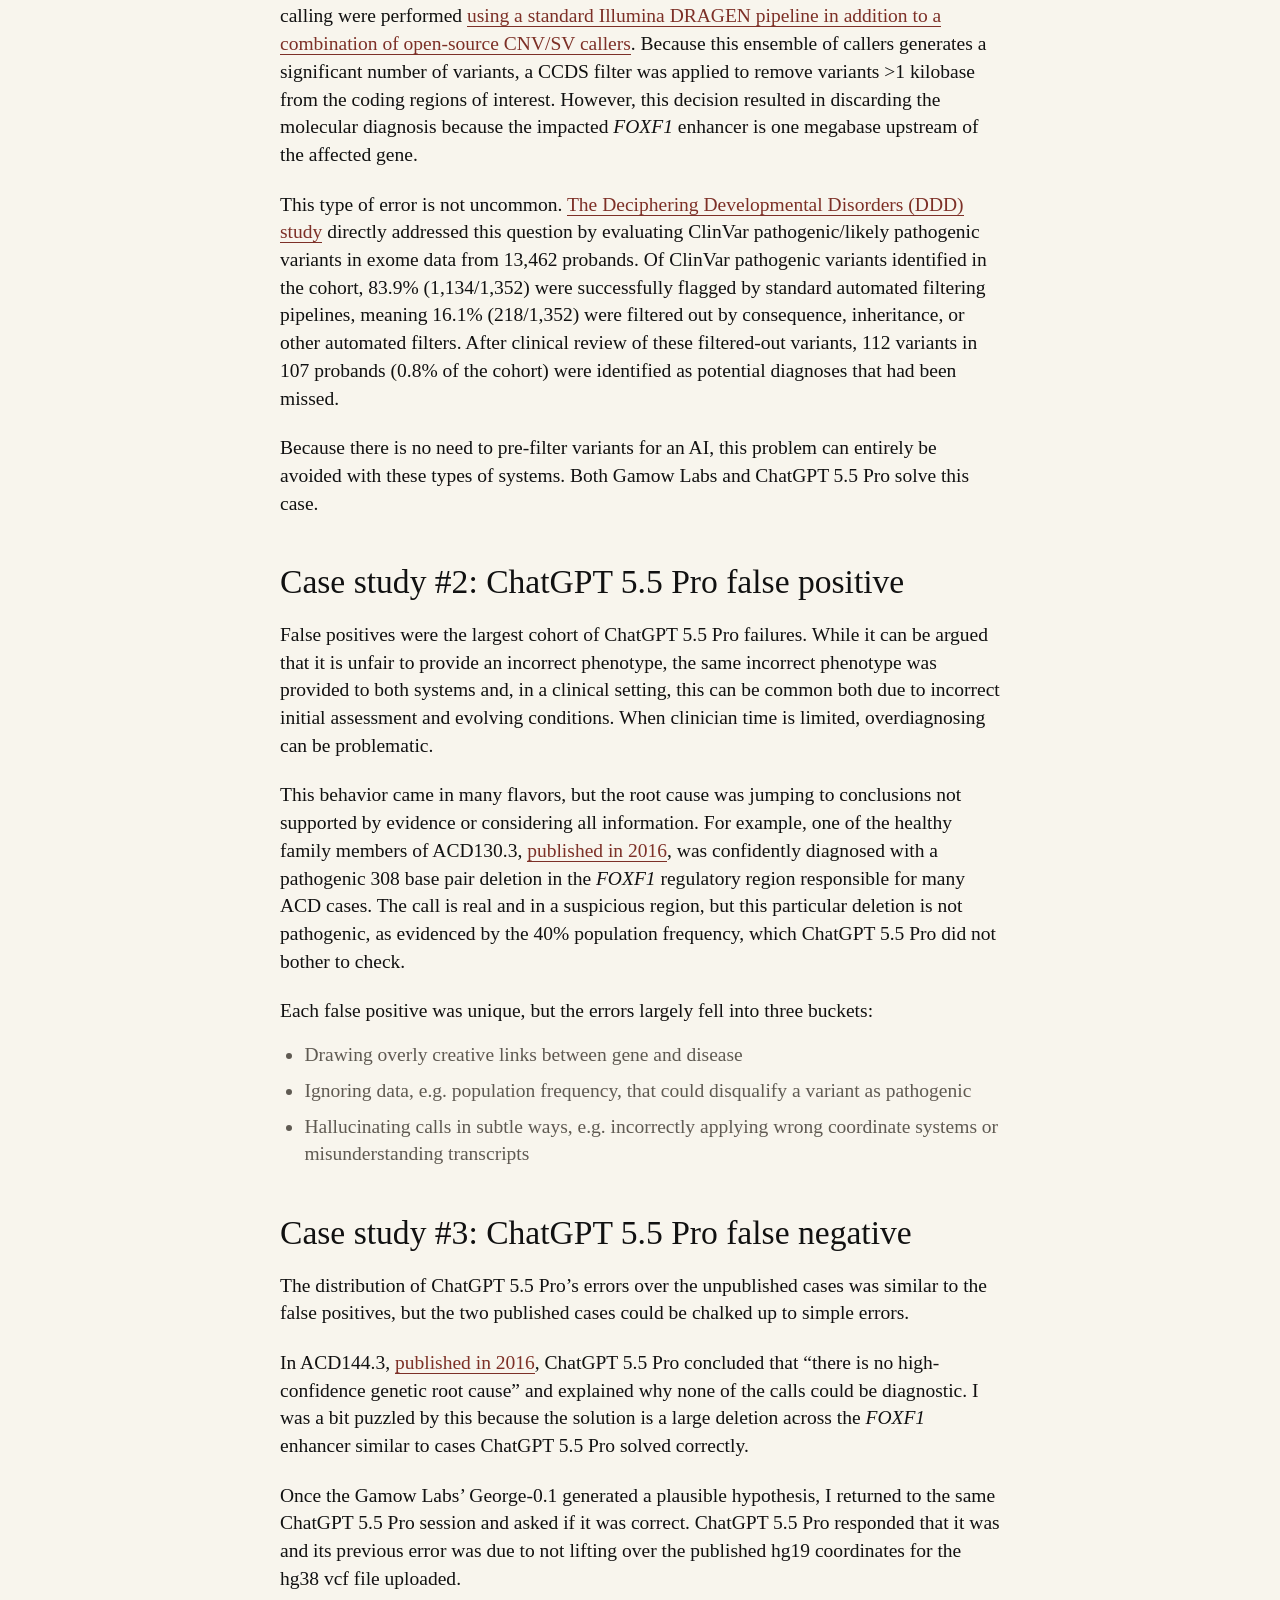
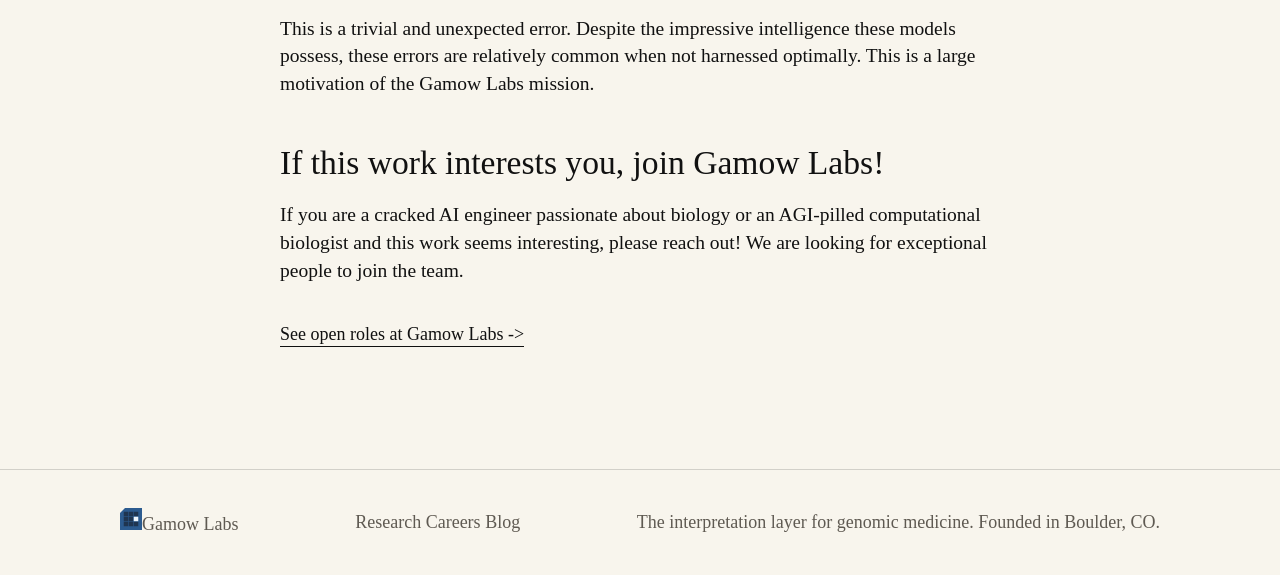
<file: sota-genome-interpretation-with-agentic-ai.html>
<!doctype html>
<html lang="en">
  <head>
    <meta charset="utf-8">
    <meta name="viewport" content="width=device-width, initial-scale=1">
    <title>SOTA genome interpretation with agentic AI: An interstitial lung disease case study | Gamow Labs</title>
    <meta name="description" content="Early evidence that correctly harnessed AI agents can diagnose genetic disease at or above human performance — benchmarked against clinical labs and consumer chatbots on interstitial lung disease cases.">
    <link rel="canonical" href="https://gamowlabs.com/sota-genome-interpretation-with-agentic-ai.html">
    <link rel="icon" type="image/svg+xml" href="assets/favicon.svg">
    <meta property="og:type" content="article">
    <meta property="og:site_name" content="Gamow Labs">
    <meta property="og:url" content="https://gamowlabs.com/sota-genome-interpretation-with-agentic-ai.html">
    <meta property="og:title" content="SOTA genome interpretation with agentic AI: An interstitial lung disease case study">
    <meta property="og:description" content="Early evidence that correctly harnessed AI agents can diagnose genetic disease at or above human performance — benchmarked against clinical labs and consumer chatbots on interstitial lung disease cases.">
    <meta property="og:image" content="https://gamowlabs.com/assets/acd-benchmark.png">
    <meta property="og:image:width" content="794">
    <meta property="og:image:height" content="482">
    <meta property="og:image:alt" content="Bar chart benchmarking whole genome interpretation performance between clinical labs, Gamow Labs George-0.1, and ChatGPT 5.5 Pro.">
    <meta property="article:published_time" content="2026-07-06">
    <meta name="twitter:card" content="summary_large_image">
    <meta name="twitter:title" content="SOTA genome interpretation with agentic AI: An interstitial lung disease case study">
    <meta name="twitter:description" content="Early evidence that correctly harnessed AI agents can diagnose genetic disease at or above human performance — benchmarked against clinical labs and consumer chatbots on interstitial lung disease cases.">
    <meta name="twitter:image" content="https://gamowlabs.com/assets/acd-benchmark.png">
    <meta name="twitter:image:alt" content="Bar chart benchmarking whole genome interpretation performance between clinical labs, Gamow Labs George-0.1, and ChatGPT 5.5 Pro.">
    <link rel="preconnect" href="https://fonts.googleapis.com">
    <link rel="preconnect" href="https://fonts.gstatic.com" crossorigin>
    <link rel="stylesheet" href="https://fonts.googleapis.com/css2?family=Atkinson+Hyperlegible+Mono:wght@300..600&amp;family=Atkinson+Hyperlegible+Next:wght@300..700&amp;display=swap">
    <link rel="stylesheet" href="styles.css">
  </head>
  <body>
    <header class="site-header">
      <nav class="nav" aria-label="Main navigation">
        <a class="brand" href="index.html"><svg width="22" height="22" viewBox="0 0 22 22" aria-hidden="true"><path fill="#2c5b8f" d="M5 0H22V22H0V5Z"/><rect fill="#1f3550" x="3.75" y="3.75" width="4.5" height="4.5"/><rect fill="#1f3550" x="8.75" y="3.75" width="4.5" height="4.5"/><rect fill="#1f3550" x="13.75" y="3.75" width="4.5" height="4.5"/><rect fill="#1f3550" x="3.75" y="8.75" width="4.5" height="4.5"/><rect fill="#1f3550" x="8.75" y="8.75" width="4.5" height="4.5"/><rect fill="#eef6fd" x="13.75" y="8.75" width="4.5" height="4.5"/><rect fill="#1f3550" x="3.75" y="13.75" width="4.5" height="4.5"/><rect fill="#1f3550" x="8.75" y="13.75" width="4.5" height="4.5"/><rect fill="#1f3550" x="13.75" y="13.75" width="4.5" height="4.5"/></svg><span>Gamow Labs</span></a>
        <div class="nav-links">
          <a href="index.html">Home</a>
          <a href="careers.html">Careers</a>
          <a href="blog.html" aria-current="page">Blog</a>
          <a class="button button-outline nav-cta" href="careers.html">We're hiring</a>
        </div>
      </nav>
    </header>

    <main>
      <article class="post-article">
        <p class="meta">July 6, 2026 · Daniel McKinnon</p>
        <h1>SOTA genome interpretation with agentic AI: An interstitial lung disease case study</h1>

        <div class="post-body">
          <figure class="post-figure"><img src="assets/acd-benchmark.png" alt="Bar chart benchmarking whole genome interpretation performance between clinical labs, consumer chatbots, and specialized systems, comparing Standard of care (clinical lab), Gamow Labs George-0.1, and ChatGPT 5.5 Pro across five case categories."></figure>
          <p>Over the past few years, <a href="https://www.nature.com/articles/s41525-024-00404-0">overwhelming evidence has emerged that expanding access to whole genome sequencing improves clinical and economic outcomes in the NICU</a>, a setting highly enriched for genetic disease. However, sequencing is still largely limited to top academic centers due to the:</p>
          <ul>
            <li>complexity of ordering and interpreting results</li>
            <li>expense and difficulty filing for reimbursement despite near universal payer coverage</li>
            <li>time required to receive results or reanalysis</li>
          </ul>
          <p>We at Gamow Labs hypothesize that correctly harnessed AI agents can perform the task of diagnosing a genetic disease at or above human performance at a fraction of the cost and in a fraction of the time at great scale. In this blog post, we present early evidence that this hypothesis is true.</p>
          <p>Through a blinded collaboration with <a href="https://www.bcm.edu/research/faculty-labs/pawel-stankiewicz-lab">Pawel Stankiewicz at Baylor College of Medicine</a>, we accessed the raw reads (FASTQ files) of 46 individuals, who were either infants lost to interstitial lung disease or their healthy family members. In all cases, the initial molecular diagnosis was missed by the first-line clinical genomics lab and escalated to Dr. Stankiewicz, the leading expert on the genetic causes of these diseases, for reanalysis.</p>
          <p>We provided the Gamow Labs system, George-0.1, with the raw FASTQ files alongside a simple phenotype provided by Dr. Stankiewicz: &ldquo;the patient suffered from a lethal lung disorder like alveolar capillary dysplasia, acinar dysplasia, or congenital alveolar dysplasia&rdquo; (this phenotype was obviously wrong for the healthy family members, but we had no idea that these were included). The agent generated a molecular diagnosis classified using the ACMG guidelines.</p>
          <p>We then shared the results with Dr. Stankiewicz for scoring. A true positive would be marked as correct if the variant matched his answer key with pathogenic or likely pathogenic scoring. A true negative would be marked correct if there were either no diagnosis or variant of uncertain significance (VUS) (the system is tuned for recall, so it is not surprising to find some VUSes called for healthy people when presented with a diseased phenotype).</p>
          <p>The results were encouraging. Every case, with the exception of the healthy family members, was incorrectly diagnosed by the first-line clinical labs (this is why they were escalated to Dr. Stankiewicz). Dr. Stankiewicz&rsquo;s lab subsequently solved 19/26, leaving 7 as mysteries. Gamow Labs&rsquo; George-0.1 matched the performance of Dr. Stankiewicz&rsquo;s lab, reproducing the molecular diagnosis of all 19 cases while contributing 2 additional solutions. These initial results, summarized in Table 1, suggest that agentic AI like George-0.1 can exceed the performance of clinical whole genome sequencing labs and match or even exceed specialized human experts.</p>
          <p>Furthermore, we independently validated the <a href="https://ai.nejm.org/doi/full/10.1056/AIcs2501343">recent NEJM AI paper authored by Boston Children&rsquo;s and OpenAI</a> on this dataset. They showed that consumer chatbots&ndash;ChatGPT 5.5 Pro in our study and o3 Deep Research in theirs&ndash;have significant utility in rare disease diagnosis. We observed the same. While performance lagged Gamow Labs&rsquo; George-0.1, uploading a phenotype and genome into ChatGPT 5.5 Pro outperforms clinical labs on these challenging cases.</p>
          <p>We attempted to extend the experiment to <a href="https://claude.ai">Claude.ai</a> (Opus 4.8) and <a href="https://gemini.google.com">Gemini.google.com</a> (Gemini 3.5 Flash), two other popular consumer tools, but neither system succeeded in the first three attempts.</p>

          <div class="post-table-wrap">
            <table class="post-table">
              <thead>
                <tr>
                  <th scope="col"></th>
                  <th scope="col">Total</th>
                  <th scope="col">Standard of care (clinical lab) correct</th>
                  <th scope="col">Gamow Labs correct</th>
                  <th scope="col">ChatGPT 5.5 Pro correct*</th>
                </tr>
              </thead>
              <tbody>
                <tr>
                  <th scope="row">Healthy family members</th>
                  <td>20</td>
                  <td>N/A</td>
                  <td>20 (100%)</td>
                  <td>6 (30%)</td>
                </tr>
                <tr>
                  <th scope="row">Published known diagnosis</th>
                  <td>11</td>
                  <td>0 (0%)</td>
                  <td>11 (100%)</td>
                  <td>9 (82%)</td>
                </tr>
                <tr>
                  <th scope="row">Unpublished known diagnosis</th>
                  <td>8</td>
                  <td>0 (0%)</td>
                  <td>8 (100%)</td>
                  <td>5 (63%)</td>
                </tr>
                <tr>
                  <th scope="row">Previously unknown diagnosis</th>
                  <td>2</td>
                  <td>0 (0%)</td>
                  <td>2 (100%)</td>
                  <td>2 (100%)</td>
                </tr>
                <tr>
                  <th scope="row">Still unknown diagnosis</th>
                  <td>5</td>
                  <td>0 (0%)</td>
                  <td>N/A</td>
                  <td>&lt;=1 (&lt;=20%)**</td>
                </tr>
              </tbody>
            </table>
          </div>

          <p class="post-caption">Table 1: summary of performance of three approaches to genome interpretation. These are all hard cases involving complex structural or intronic variants that were initially missed by various clinical labs. ChatGPT 5.5 Pro significantly improved diagnostic yield over clinical workflow and Gamow Labs&rsquo; George-0.1 improved further.</p>
          <p class="post-caption">* pre-called vcf files passed to chatbot vs. raw reads to Gamow Labs&rsquo; George-0.1, making the task easier<br>
          ** 4/5 unknown cases received molecular diagnoses that were obviously wrong due to the reasons discussed in Case Study #2</p>

          <h2>Case study #1: Clinical lab false negative</h2>
          <p>ACD209.3, <a href="https://pubmed.ncbi.nlm.nih.gov/36124617/">published in 2022</a> (only published cases discussed here), was originally sequenced by Rady Children&rsquo;s Institute for Genomic Medicine. Alignment and variant calling were performed <a href="https://www.sciencedirect.com/science/article/pii/S1098360023010225">using a standard Illumina DRAGEN pipeline in addition to a combination of open-source CNV/SV callers</a>. Because this ensemble of callers generates a significant number of variants, a CCDS filter was applied to remove variants &gt;1 kilobase from the coding regions of interest. However, this decision resulted in discarding the molecular diagnosis because the impacted <em>FOXF1</em> enhancer is one megabase upstream of the affected gene.</p>
          <p>This type of error is not uncommon. <a href="https://www.sciencedirect.com/science/article/pii/S1098360021049595">The Deciphering Developmental Disorders (DDD) study</a> directly addressed this question by evaluating ClinVar pathogenic/likely pathogenic variants in exome data from 13,462 probands. Of ClinVar pathogenic variants identified in the cohort, 83.9% (1,134/1,352) were successfully flagged by standard automated filtering pipelines, meaning 16.1% (218/1,352) were filtered out by consequence, inheritance, or other automated filters. After clinical review of these filtered-out variants, 112 variants in 107 probands (0.8% of the cohort) were identified as potential diagnoses that had been missed.</p>
          <p>Because there is no need to pre-filter variants for an AI, this problem can entirely be avoided with these types of systems. Both Gamow Labs and ChatGPT 5.5 Pro solve this case.</p>

          <h2>Case study #2: ChatGPT 5.5 Pro false positive</h2>
          <p>False positives were the largest cohort of ChatGPT 5.5 Pro failures. While it can be argued that it is unfair to provide an incorrect phenotype, the same incorrect phenotype was provided to both systems and, in a clinical setting, this can be common both due to incorrect initial assessment and evolving conditions. When clinician time is limited, overdiagnosing can be problematic.</p>
          <p>This behavior came in many flavors, but the root cause was jumping to conclusions not supported by evidence or considering all information. For example, one of the healthy family members of ACD130.3, <a href="https://pubmed.ncbi.nlm.nih.gov/27071622/">published in 2016</a>, was confidently diagnosed with a pathogenic 308 base pair deletion in the <em>FOXF1</em> regulatory region responsible for many ACD cases. The call is real and in a suspicious region, but this particular deletion is not pathogenic, as evidenced by the 40% population frequency, which ChatGPT 5.5 Pro did not bother to check.</p>
          <p>Each false positive was unique, but the errors largely fell into three buckets:</p>
          <ul>
            <li>Drawing overly creative links between gene and disease</li>
            <li>Ignoring data, e.g. population frequency, that could disqualify a variant as pathogenic</li>
            <li>Hallucinating calls in subtle ways, e.g. incorrectly applying wrong coordinate systems or misunderstanding transcripts</li>
          </ul>

          <h2>Case study #3: ChatGPT 5.5 Pro false negative</h2>
          <p>The distribution of ChatGPT 5.5 Pro&rsquo;s errors over the unpublished cases was similar to the false positives, but the two published cases could be chalked up to simple errors.</p>
          <p>In ACD144.3, <a href="https://pubmed.ncbi.nlm.nih.gov/27822317/">published in 2016</a>, ChatGPT 5.5 Pro concluded that &ldquo;there is no high-confidence genetic root cause&rdquo; and explained why none of the calls could be diagnostic. I was a bit puzzled by this because the solution is a large deletion across the <em>FOXF1</em> enhancer similar to cases ChatGPT 5.5 Pro solved correctly.</p>
          <p>Once the Gamow Labs&rsquo; George-0.1 generated a plausible hypothesis, I returned to the same ChatGPT 5.5 Pro session and asked if it was correct. ChatGPT 5.5 Pro responded that it was and its previous error was due to not lifting over the published hg19 coordinates for the hg38 vcf file uploaded.</p>
          <p>This is a trivial and unexpected error. Despite the impressive intelligence these models possess, these errors are relatively common when not harnessed optimally. This is a large motivation of the Gamow Labs mission.</p>

          <h2>If this work interests you, join Gamow Labs!</h2>
          <p>If you are a cracked AI engineer passionate about biology or an AGI-pilled computational biologist and this work seems interesting, please reach out! We are looking for exceptional people to join the team.</p>
        </div>

        <p class="inline-actions">
          <a class="profile-link" href="careers.html">See open roles at Gamow Labs</a>
        </p>
      </article>
    </main>

    <footer class="site-footer night">
      <div class="footer-inner">
        <a class="brand" href="index.html"><svg width="22" height="22" viewBox="0 0 22 22" aria-hidden="true"><path fill="#2c5b8f" d="M5 0H22V22H0V5Z"/><rect fill="#1f3550" x="3.75" y="3.75" width="4.5" height="4.5"/><rect fill="#1f3550" x="8.75" y="3.75" width="4.5" height="4.5"/><rect fill="#1f3550" x="13.75" y="3.75" width="4.5" height="4.5"/><rect fill="#1f3550" x="3.75" y="8.75" width="4.5" height="4.5"/><rect fill="#1f3550" x="8.75" y="8.75" width="4.5" height="4.5"/><rect fill="#eef6fd" x="13.75" y="8.75" width="4.5" height="4.5"/><rect fill="#1f3550" x="3.75" y="13.75" width="4.5" height="4.5"/><rect fill="#1f3550" x="8.75" y="13.75" width="4.5" height="4.5"/><rect fill="#1f3550" x="13.75" y="13.75" width="4.5" height="4.5"/></svg><span>Gamow Labs</span></a>
        <nav class="footer-links" aria-label="Footer">
          <a href="index.html#research">Research</a>
          <a href="careers.html">Careers</a>
          <a href="blog.html">Blog</a>
        </nav>
        <span>The interpretation layer for genomic medicine. Founded in Boulder, CO.</span>
      </div>
    </footer>
  </body>
</html>
</file>
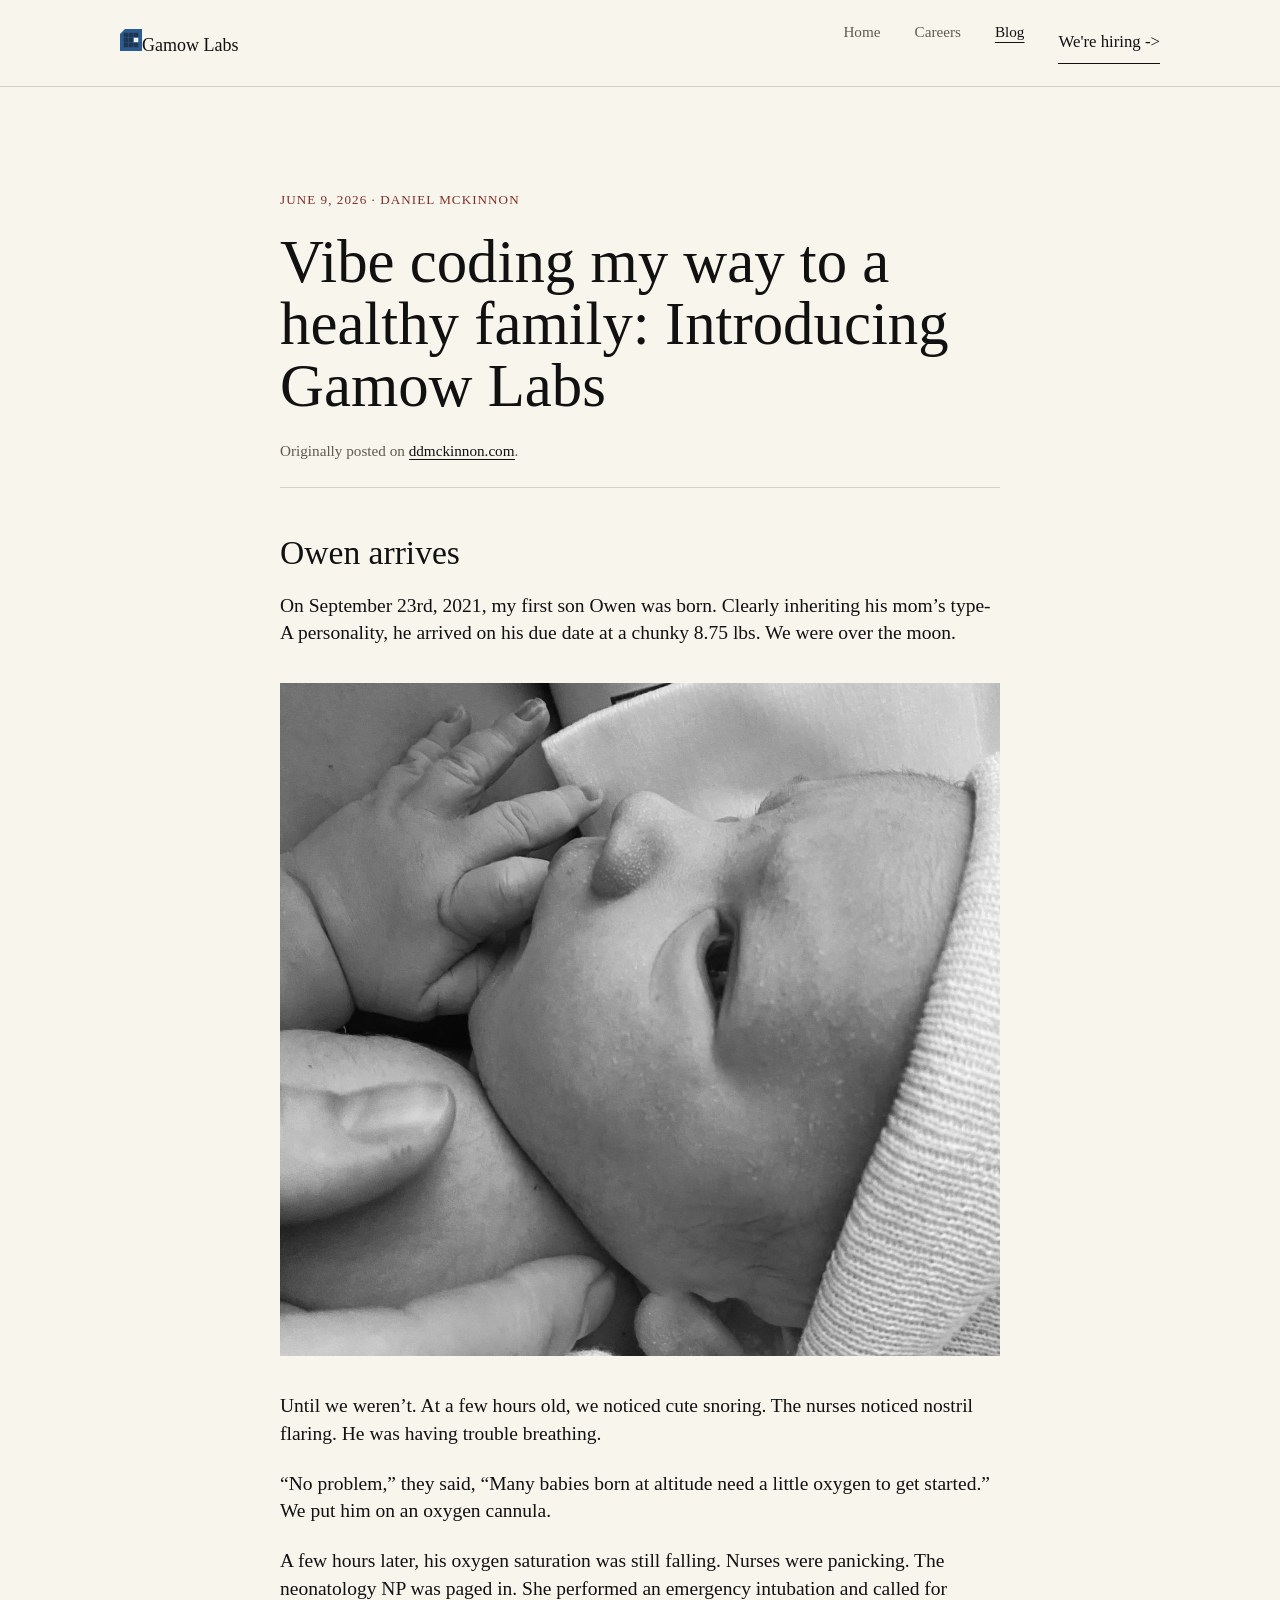
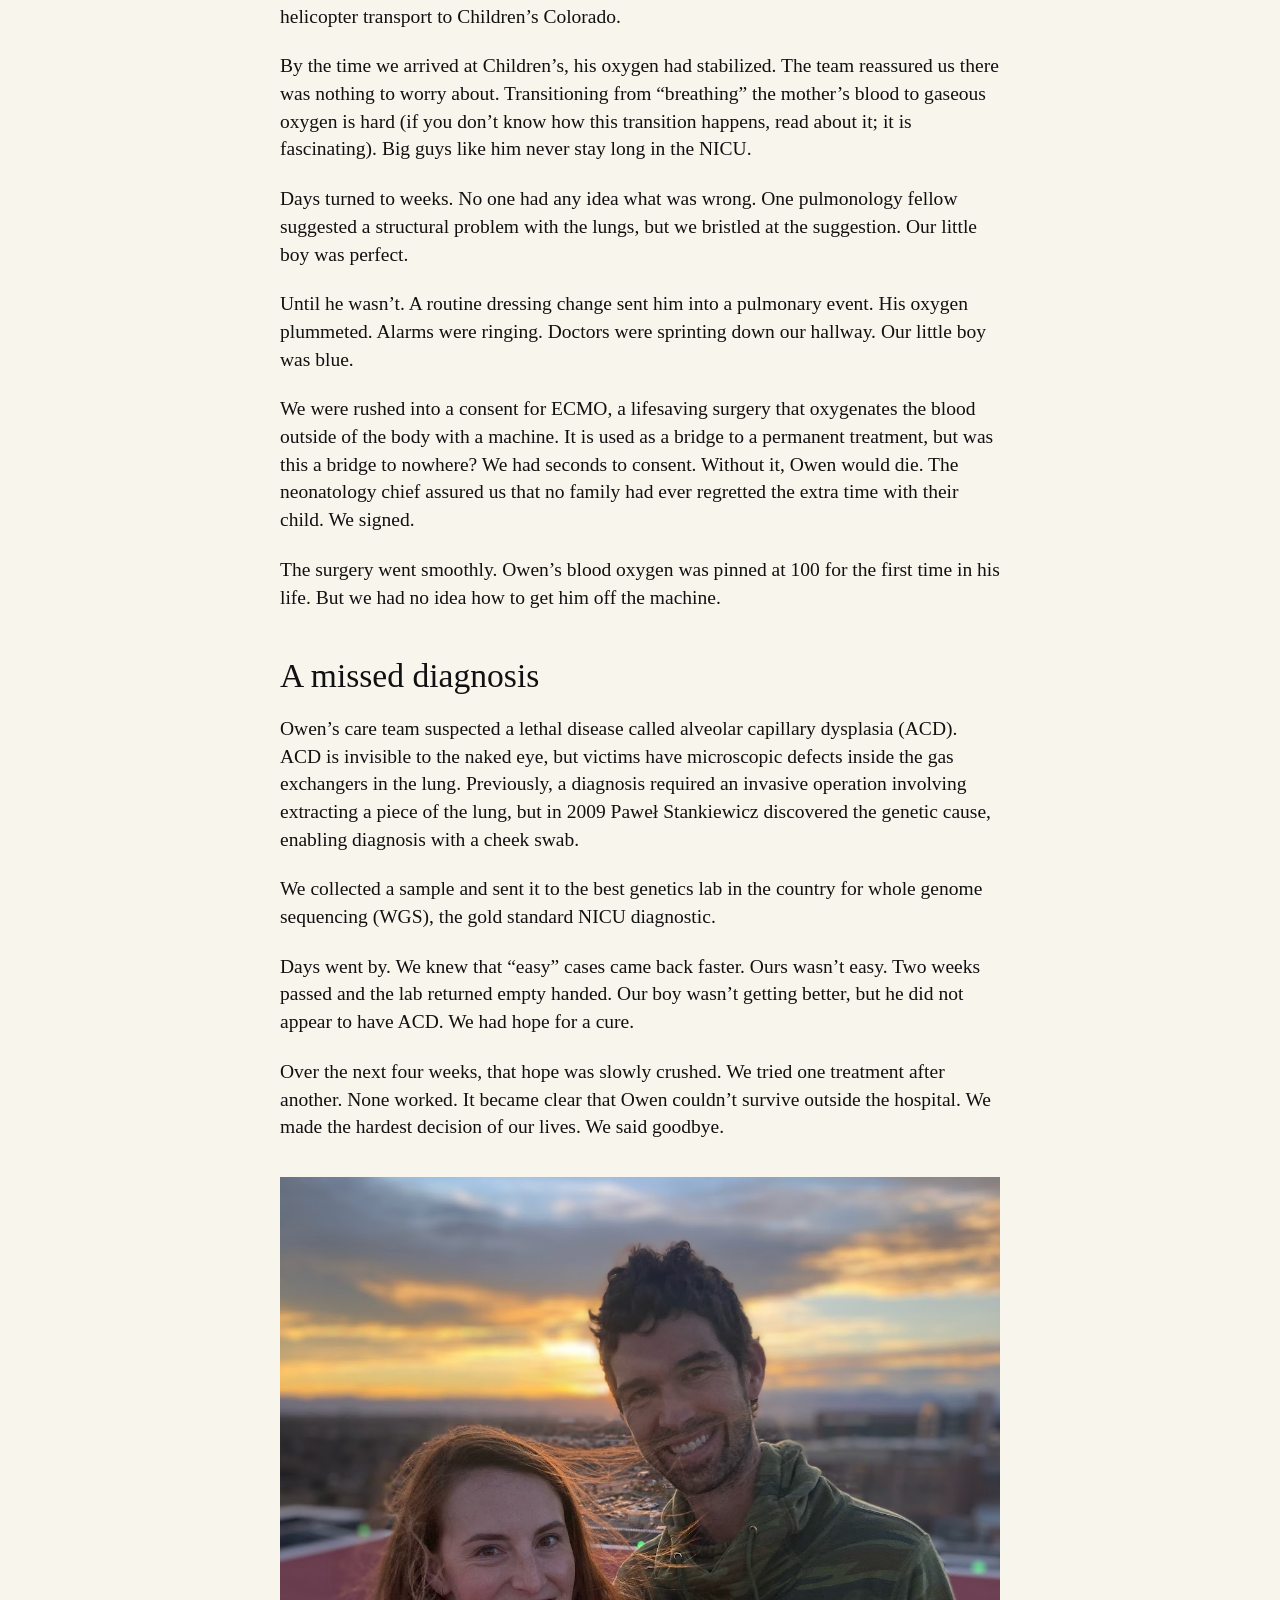
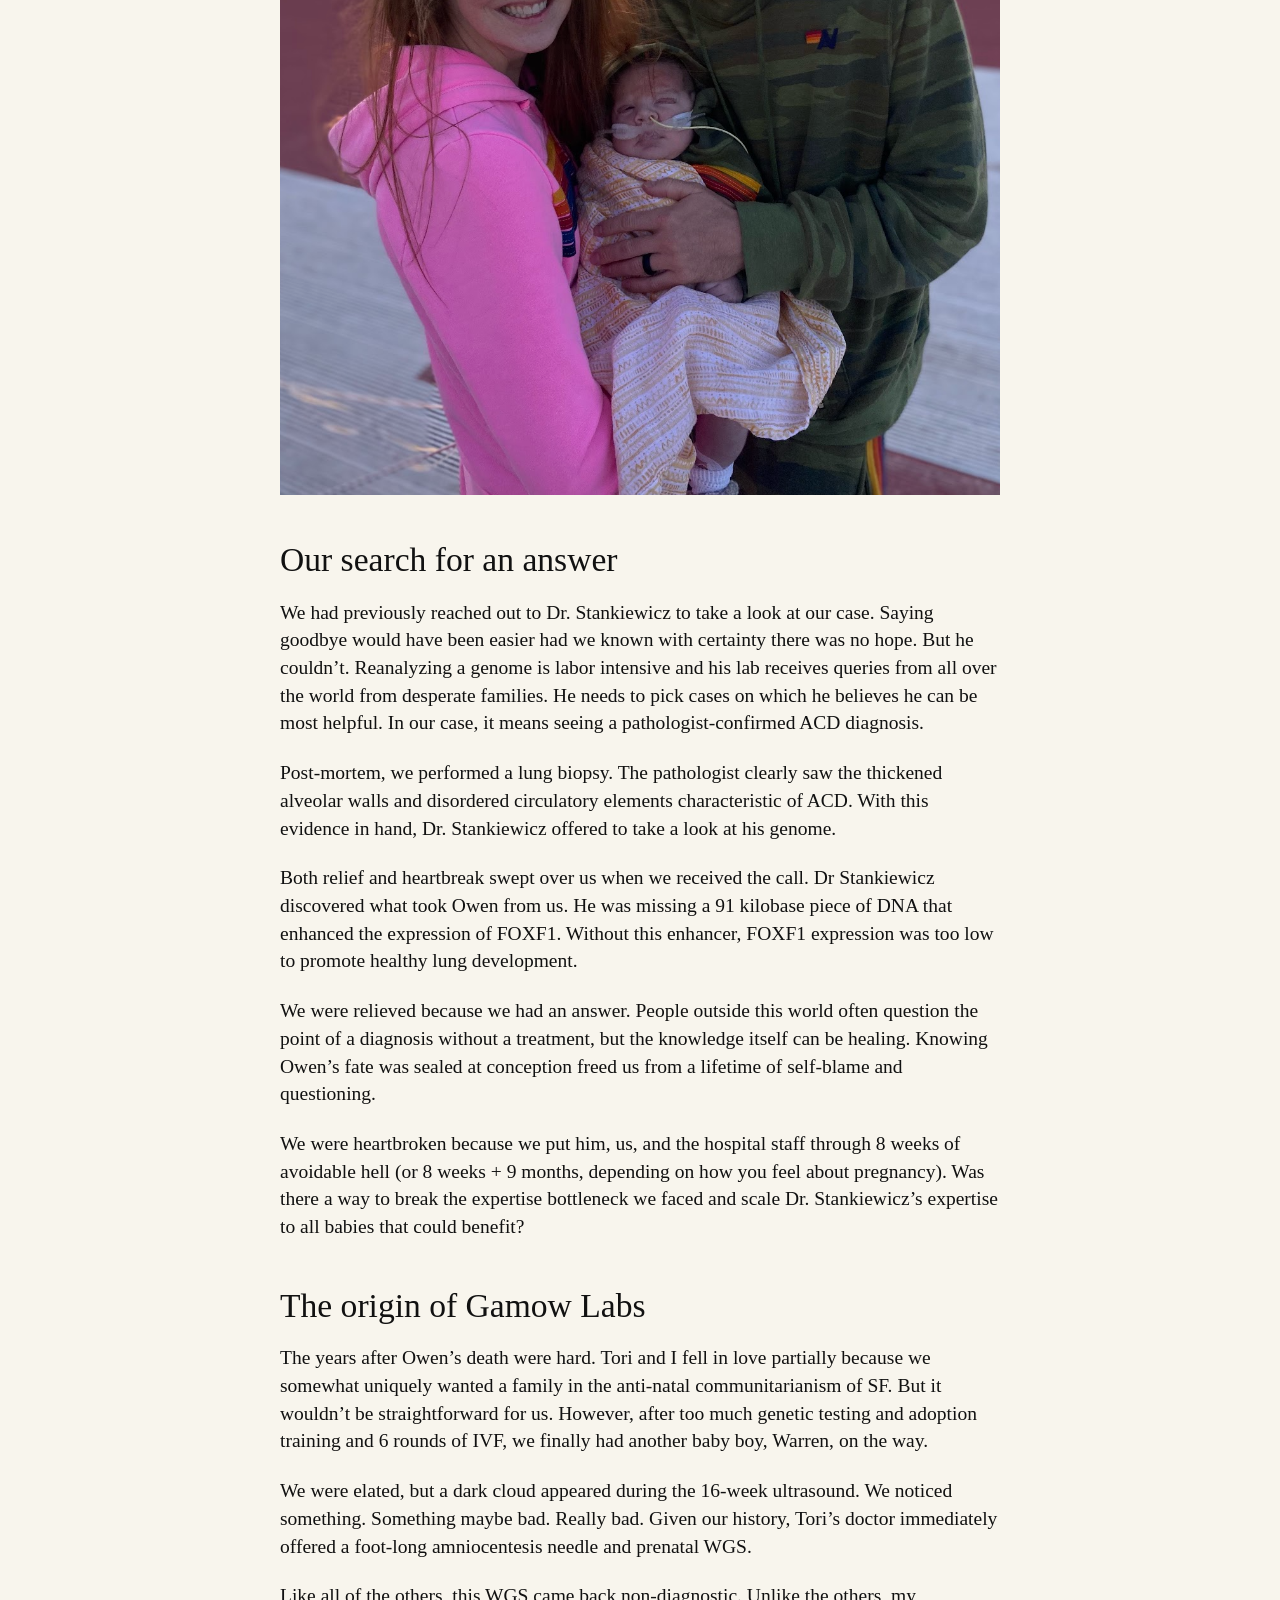
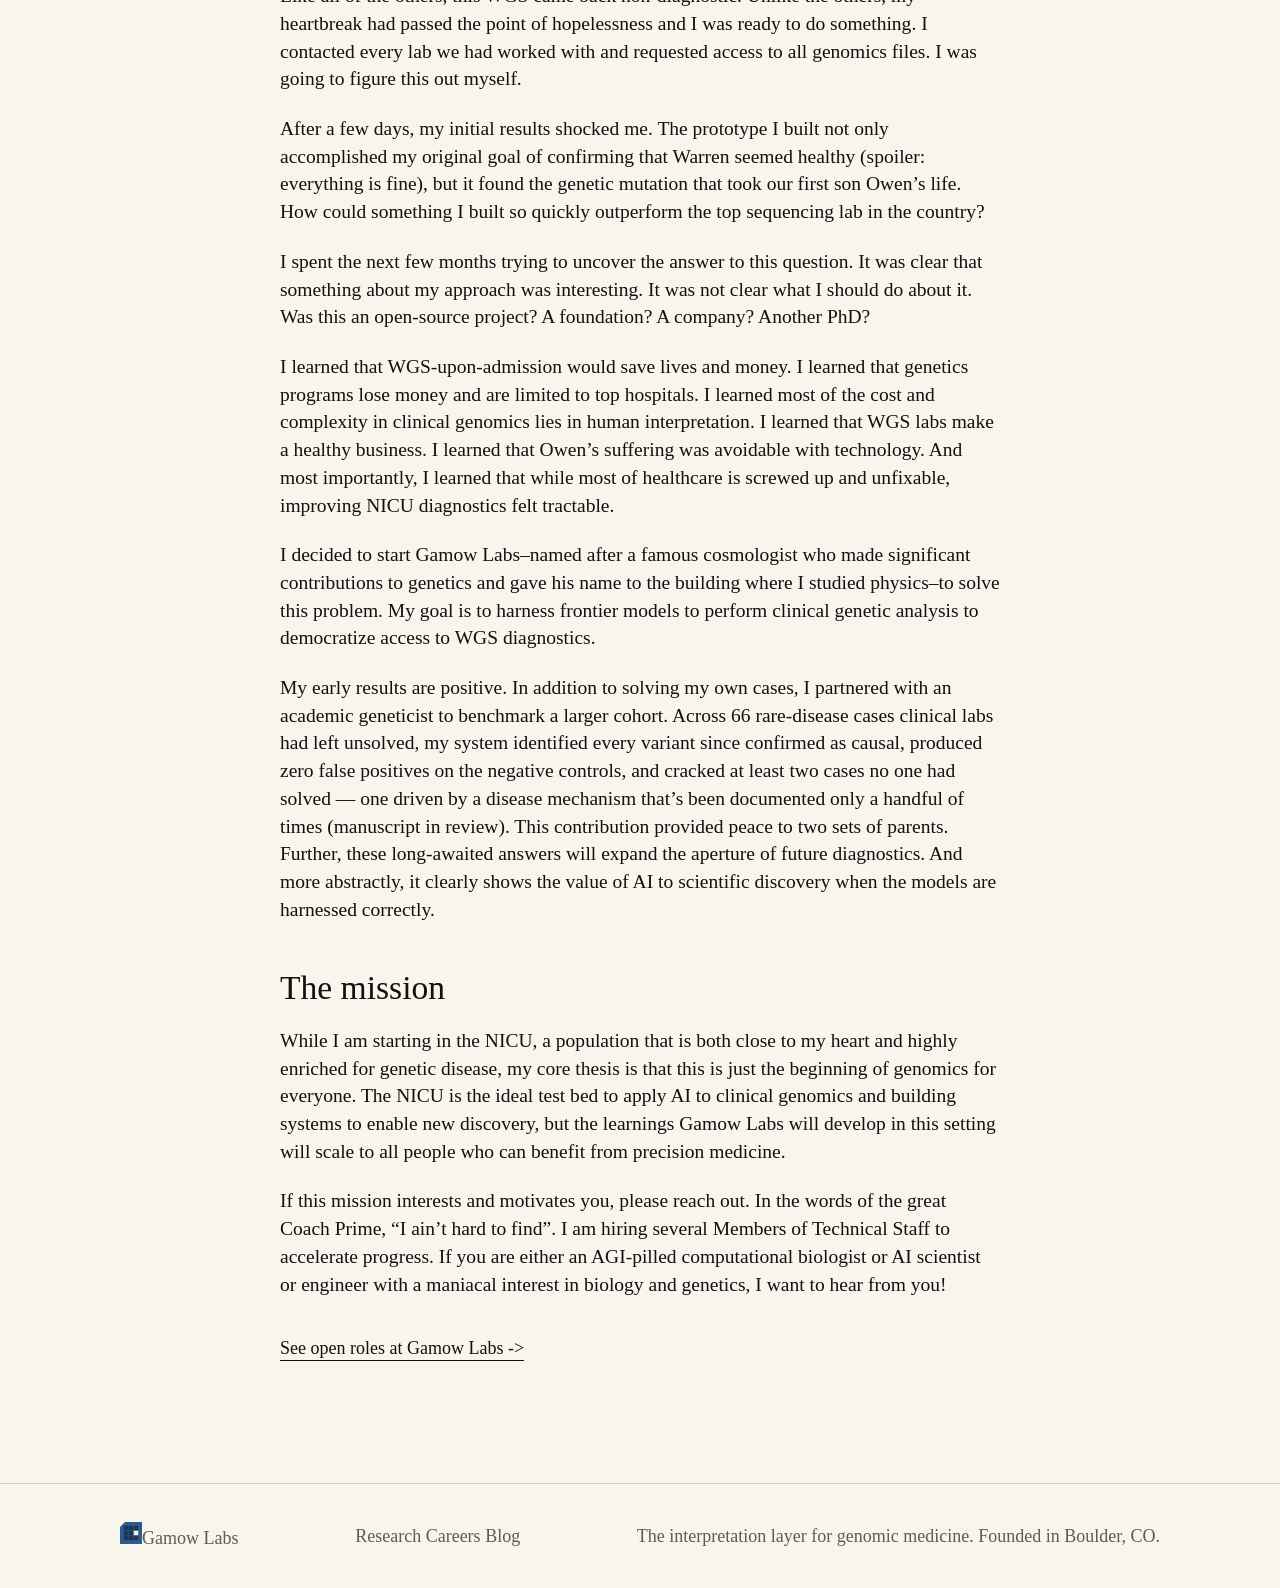
<file: vibe-coding-my-way-to-a-healthy-family.html>
<!doctype html>
<html lang="en">
  <head>
    <meta charset="utf-8">
    <meta name="viewport" content="width=device-width, initial-scale=1">
    <title>Vibe coding my way to a healthy family: Introducing Gamow Labs | Gamow Labs</title>
    <meta name="description" content="How a homemade genomic analysis system found the answer a top sequencing lab missed — and led to the founding of Gamow Labs.">
    <!-- Cross-domain canonical: this post was originally published on ddmckinnon.com.
         Pointing the canonical there passes domain authority to the original URL and
         prevents this cross-post from being penalized as duplicate content. -->
    <link rel="canonical" href="https://www.ddmckinnon.com/2026/06/09/vibe-coding-my-way-to-a-healthy-family-introducing-gamow-labs/">
    <link rel="icon" type="image/svg+xml" href="assets/favicon.svg">
    <meta property="og:type" content="article">
    <meta property="og:site_name" content="Gamow Labs">
    <meta property="og:url" content="https://www.ddmckinnon.com/2026/06/09/vibe-coding-my-way-to-a-healthy-family-introducing-gamow-labs/">
    <meta property="og:title" content="Vibe coding my way to a healthy family: Introducing Gamow Labs">
    <meta property="og:description" content="How a homemade genomic analysis system found the answer a top sequencing lab missed — and led to the founding of Gamow Labs.">
    <meta property="og:image" content="https://gamowlabs.com/assets/gamow-logo-black.png">
    <meta property="article:published_time" content="2026-06-09">
    <meta name="twitter:card" content="summary_large_image">
    <meta name="twitter:title" content="Vibe coding my way to a healthy family: Introducing Gamow Labs">
    <meta name="twitter:description" content="How a homemade genomic analysis system found the answer a top sequencing lab missed — and led to the founding of Gamow Labs.">
    <meta name="twitter:image" content="https://gamowlabs.com/assets/gamow-logo-black.png">
    <link rel="preconnect" href="https://fonts.googleapis.com">
    <link rel="preconnect" href="https://fonts.gstatic.com" crossorigin>
    <link rel="stylesheet" href="https://fonts.googleapis.com/css2?family=Atkinson+Hyperlegible+Mono:wght@300..600&amp;family=Atkinson+Hyperlegible+Next:wght@300..700&amp;display=swap">
    <link rel="stylesheet" href="styles.css">
  </head>
  <body>
    <header class="site-header">
      <nav class="nav" aria-label="Main navigation">
        <a class="brand" href="index.html"><svg width="22" height="22" viewBox="0 0 22 22" aria-hidden="true"><path fill="#2c5b8f" d="M5 0H22V22H0V5Z"/><rect fill="#1f3550" x="3.75" y="3.75" width="4.5" height="4.5"/><rect fill="#1f3550" x="8.75" y="3.75" width="4.5" height="4.5"/><rect fill="#1f3550" x="13.75" y="3.75" width="4.5" height="4.5"/><rect fill="#1f3550" x="3.75" y="8.75" width="4.5" height="4.5"/><rect fill="#1f3550" x="8.75" y="8.75" width="4.5" height="4.5"/><rect fill="#eef6fd" x="13.75" y="8.75" width="4.5" height="4.5"/><rect fill="#1f3550" x="3.75" y="13.75" width="4.5" height="4.5"/><rect fill="#1f3550" x="8.75" y="13.75" width="4.5" height="4.5"/><rect fill="#1f3550" x="13.75" y="13.75" width="4.5" height="4.5"/></svg><span>Gamow Labs</span></a>
        <div class="nav-links">
          <a href="index.html">Home</a>
          <a href="careers.html">Careers</a>
          <a href="blog.html" aria-current="page">Blog</a>
          <a class="button button-outline nav-cta" href="careers.html">We're hiring</a>
        </div>
      </nav>
    </header>

    <main>
      <article class="post-article">
        <p class="meta">June 9, 2026 · Daniel McKinnon</p>
        <h1>Vibe coding my way to a healthy family: Introducing Gamow Labs</h1>

        <p class="crosspost-note">
          Originally posted on
          <a href="https://www.ddmckinnon.com/2026/06/09/vibe-coding-my-way-to-a-healthy-family-introducing-gamow-labs/" rel="bookmark">ddmckinnon.com</a>.
        </p>

        <div class="post-body">
          <h2>Owen arrives</h2>
          <p>On September 23rd, 2021, my first son Owen was born. Clearly inheriting his mom’s type-A personality, he arrived on his due date at a chunky 8.75 lbs. We were over the moon.</p>
          <figure class="post-figure"><img src="assets/owen-1.png" alt="Owen"></figure>
          <p>Until we weren’t. At a few hours old, we noticed cute snoring. The nurses noticed nostril flaring. He was having trouble breathing.</p>
          <p>“No problem,” they said, “Many babies born at altitude need a little oxygen to get started.” We put him on an oxygen cannula.</p>
          <p>A few hours later, his oxygen saturation was still falling. Nurses were panicking. The neonatology NP was paged in. She performed an emergency intubation and called for helicopter transport to Children’s Colorado.</p>
          <p>By the time we arrived at Children’s, his oxygen had stabilized. The team reassured us there was nothing to worry about. Transitioning from “breathing” the mother’s blood to gaseous oxygen is hard (if you don’t know how this transition happens, read about it; it is fascinating). Big guys like him never stay long in the NICU.</p>
          <p>Days turned to weeks. No one had any idea what was wrong. One pulmonology fellow suggested a structural problem with the lungs, but we bristled at the suggestion. Our little boy was perfect.</p>
          <p>Until he wasn’t. A routine dressing change sent him into a pulmonary event. His oxygen plummeted. Alarms were ringing. Doctors were sprinting down our hallway. Our little boy was blue.</p>
          <p>We were rushed into a consent for ECMO, a lifesaving surgery that oxygenates the blood outside of the body with a machine. It is used as a bridge to a permanent treatment, but was this a bridge to nowhere? We had seconds to consent. Without it, Owen would die. The neonatology chief assured us that no family had ever regretted the extra time with their child. We signed.</p>
          <p>The surgery went smoothly. Owen’s blood oxygen was pinned at 100 for the first time in his life. But we had no idea how to get him off the machine.</p>

          <h2>A missed diagnosis</h2>
          <p>Owen’s care team suspected a lethal disease called alveolar capillary dysplasia (ACD). ACD is invisible to the naked eye, but victims have microscopic defects inside the gas exchangers in the lung. Previously, a diagnosis required an invasive operation involving extracting a piece of the lung, but in 2009 Paweł Stankiewicz discovered the genetic cause, enabling diagnosis with a cheek swab.</p>
          <p>We collected a sample and sent it to the best genetics lab in the country for whole genome sequencing (WGS), the gold standard NICU diagnostic.</p>
          <p>Days went by. We knew that “easy” cases came back faster. Ours wasn’t easy. Two weeks passed and the lab returned empty handed. Our boy wasn’t getting better, but he did not appear to have ACD. We had hope for a cure.</p>
          <p>Over the next four weeks, that hope was slowly crushed. We tried one treatment after another. None worked. It became clear that Owen couldn’t survive outside the hospital.  We made the hardest decision of our lives. We said goodbye.</p>
          <figure class="post-figure"><img src="assets/owen-2.png" alt="Owen"></figure>

          <h2>Our search for an answer</h2>
          <p>We had previously reached out to Dr. Stankiewicz to take a look at our case. Saying goodbye would have been easier had we known with certainty there was no hope. But he couldn’t. Reanalyzing a genome is labor intensive and his lab receives queries from all over the world from desperate families. He needs to pick cases on which he believes he can be most helpful. In our case, it means seeing a pathologist-confirmed ACD diagnosis.</p>
          <p>Post-mortem, we performed a lung biopsy. The pathologist clearly saw the thickened alveolar walls and disordered circulatory elements characteristic of ACD. With this evidence in hand, Dr. Stankiewicz offered to take a look at his genome.</p>
          <p>Both relief and heartbreak swept over us when we received the call. Dr Stankiewicz discovered what took Owen from us. He was missing a 91 kilobase piece of DNA that enhanced the expression of FOXF1. Without this enhancer, FOXF1 expression was too low to promote healthy lung development.</p>
          <p>We were relieved because we had an answer. People outside this world often question the point of a diagnosis without a treatment, but the knowledge itself can be healing. Knowing Owen’s fate was sealed at conception freed us from a lifetime of self-blame and questioning.</p>
          <p>We were heartbroken because we put him, us, and the hospital staff through 8 weeks of avoidable hell (or 8 weeks + 9 months, depending on how you feel about pregnancy). Was there a way to break the expertise bottleneck we faced and scale Dr. Stankiewicz’s expertise to all babies that could benefit?</p>

          <h2>The origin of Gamow Labs</h2>
          <p>The years after Owen’s death were hard. Tori and I fell in love partially because we somewhat uniquely wanted a family in the anti-natal communitarianism of SF. But it wouldn’t be straightforward for us. However, after too much genetic testing and adoption training and 6 rounds of IVF, we finally had another baby boy, Warren, on the way.</p>
          <p>We were elated, but a dark cloud appeared during the 16-week ultrasound. We noticed something. Something maybe bad. Really bad. Given our history, Tori’s doctor immediately offered a foot-long amniocentesis needle and prenatal WGS.</p>
          <p>Like all of the others, this WGS came back non-diagnostic. Unlike the others, my heartbreak had passed the point of hopelessness and I was ready to do something. I contacted every lab we had worked with and requested access to all genomics files. I was going to figure this out myself.</p>
          <p>After a few days, my initial results shocked me. The prototype I built not only accomplished my original goal of confirming that Warren seemed healthy (spoiler: everything is fine), but it found the genetic mutation that took our first son Owen’s life. How could something I built so quickly outperform the top sequencing lab in the country?</p>
          <p>I spent the next few months trying to uncover the answer to this question. It was clear that something about my approach was interesting. It was not clear what I should do about it. Was this an open-source project? A foundation? A company? Another PhD?</p>
          <p>I learned that WGS-upon-admission would save lives and money. I learned that genetics programs lose money and are limited to top hospitals. I learned most of the cost and complexity in clinical genomics lies in human interpretation. I learned that WGS labs make a healthy business. I learned that Owen’s suffering was avoidable with technology. And most importantly, I learned that while most of healthcare is screwed up and unfixable, improving NICU diagnostics felt tractable.</p>
          <p>I decided to start Gamow Labs–named after a famous cosmologist who made significant contributions to genetics and gave his name to the building where I studied physics–to solve this problem. My goal is to harness frontier models to perform clinical genetic analysis to democratize access to WGS diagnostics.</p>
          <p>My early results are positive. In addition to solving my own cases, I partnered with an academic geneticist to benchmark a larger cohort. Across 66 rare-disease cases clinical labs had left unsolved, my system identified every variant since confirmed as causal, produced zero false positives on the negative controls, and cracked at least two cases no one had solved — one driven by a disease mechanism that’s been documented only a handful of times (manuscript in review). This contribution provided peace to two sets of parents. Further, these long-awaited answers will expand the aperture of future diagnostics. And more abstractly, it clearly shows the value of AI to scientific discovery when the models are harnessed correctly.</p>

          <h2>The mission</h2>
          <p>While I am starting in the NICU, a population that is both close to my heart and highly enriched for genetic disease, my core thesis is that this is just the beginning of genomics for everyone. The NICU is the ideal test bed to apply AI to clinical genomics and building systems to enable new discovery, but the learnings Gamow Labs will develop in this setting will scale to all people who can benefit from precision medicine.</p>
          <p>If this mission interests and motivates you, please reach out. In the words of the great Coach Prime, “I ain’t hard to find”. I am hiring several Members of Technical Staff to accelerate progress. If you are either an AGI-pilled computational biologist or AI scientist or engineer with a maniacal interest in biology and genetics, I want to hear from you!</p>
        </div>

        <p class="inline-actions">
          <a class="profile-link" href="careers.html">See open roles at Gamow Labs</a>
        </p>
      </article>
    </main>

    <footer class="site-footer night">
      <div class="footer-inner">
        <a class="brand" href="index.html"><svg width="22" height="22" viewBox="0 0 22 22" aria-hidden="true"><path fill="#2c5b8f" d="M5 0H22V22H0V5Z"/><rect fill="#1f3550" x="3.75" y="3.75" width="4.5" height="4.5"/><rect fill="#1f3550" x="8.75" y="3.75" width="4.5" height="4.5"/><rect fill="#1f3550" x="13.75" y="3.75" width="4.5" height="4.5"/><rect fill="#1f3550" x="3.75" y="8.75" width="4.5" height="4.5"/><rect fill="#1f3550" x="8.75" y="8.75" width="4.5" height="4.5"/><rect fill="#eef6fd" x="13.75" y="8.75" width="4.5" height="4.5"/><rect fill="#1f3550" x="3.75" y="13.75" width="4.5" height="4.5"/><rect fill="#1f3550" x="8.75" y="13.75" width="4.5" height="4.5"/><rect fill="#1f3550" x="13.75" y="13.75" width="4.5" height="4.5"/></svg><span>Gamow Labs</span></a>
        <nav class="footer-links" aria-label="Footer">
          <a href="index.html#research">Research</a>
          <a href="careers.html">Careers</a>
          <a href="blog.html">Blog</a>
        </nav>
        <span>The interpretation layer for genomic medicine. Founded in Boulder, CO.</span>
      </div>
    </footer>
  </body>
</html>
</file>
<file: styles.css>
:root {
  --paper: #f8f5ed;
  --ink: #111111;
  --muted: #5f5a52;
  --line: rgba(17, 17, 17, 0.16);
  --soft: #eee9dd;
  --accent: #7d3027;
}

* {
  box-sizing: border-box;
}

body {
  margin: 0;
  background: var(--paper);
  color: var(--ink);
  font-family: Garamond, "Adobe Garamond Pro", "Cormorant Garamond", Georgia, serif;
  font-size: 18px;
  line-height: 1.34;
}

img {
  display: block;
  max-width: 100%;
}

a {
  color: inherit;
  text-decoration: none;
}

p,
h1,
h2,
h3 {
  margin-top: 0;
}

.site-header {
  border-bottom: 1px solid var(--line);
  background: rgba(248, 245, 237, 0.96);
}

.nav,
.wrap,
.footer-inner {
  width: min(1040px, calc(100% - 36px));
  margin: 0 auto;
}

.nav {
  min-height: 86px;
  display: flex;
  align-items: center;
  justify-content: space-between;
  gap: 28px;
}

.brand img {
  width: clamp(178px, 24vw, 260px);
  mix-blend-mode: multiply;
}

.nav-links {
  display: flex;
  gap: clamp(14px, 3vw, 34px);
  color: var(--muted);
  font-size: 0.95rem;
}

.nav-links a[aria-current="page"],
.nav-links a:hover {
  color: var(--ink);
  text-decoration: underline;
  text-underline-offset: 5px;
}

.hero,
.page-hero {
  padding: clamp(66px, 10vw, 124px) 0 clamp(50px, 7vw, 84px);
}

.hero-inner,
.page-hero .wrap {
  width: min(1040px, calc(100% - 36px));
  margin: 0 auto;
}

.eyebrow {
  margin-bottom: 24px;
  color: var(--muted);
  font-size: 0.88rem;
  letter-spacing: 0.08em;
  text-transform: uppercase;
}

h1 {
  max-width: 860px;
  margin-bottom: 24px;
  font-size: clamp(2.6rem, 6.2vw, 5.2rem);
  font-weight: 400;
  letter-spacing: 0;
  line-height: 1;
}

h2 {
  max-width: 860px;
  margin-bottom: 22px;
  font-size: clamp(1.9rem, 4vw, 3.4rem);
  font-weight: 400;
  letter-spacing: 0;
  line-height: 1;
}

h3 {
  margin-bottom: 10px;
  font-size: clamp(1.2rem, 2vw, 1.55rem);
  font-weight: 400;
  line-height: 1.08;
}

.lead {
  max-width: 720px;
  color: var(--muted);
  font-size: clamp(1.18rem, 2vw, 1.55rem);
  line-height: 1.24;
}

.hero-actions,
.inline-actions {
  display: flex;
  flex-wrap: wrap;
  gap: 18px;
  margin-top: 38px;
}

.button {
  display: inline-flex;
  align-items: center;
  min-height: 42px;
  border-bottom: 1px solid var(--ink);
  color: var(--ink);
  font-size: 1.05rem;
}

.button::after {
  content: " ->";
  white-space: pre;
}

.profile-link {
  border-bottom: 1px solid var(--ink);
  color: var(--ink);
}

.profile-link::after {
  content: " ->";
  white-space: pre;
}

.tally-embed {
  min-height: 420px;
}

.tally-embed iframe {
  display: block;
  width: 100%;
  border: 0;
}

.section {
  border-top: 1px solid var(--line);
  padding: clamp(56px, 9vw, 104px) 0;
}

.section.dark,
.section.tinted,
.quote-band {
  background: var(--paper);
  color: var(--ink);
}

.section-grid {
  display: grid;
  grid-template-columns: minmax(0, 0.9fr) minmax(300px, 1fr);
  gap: clamp(34px, 7vw, 86px);
  align-items: start;
}

.section-copy {
  max-width: 680px;
  color: var(--muted);
  font-size: clamp(1.05rem, 1.8vw, 1.3rem);
  line-height: 1.3;
}

.list-lead {
  margin-top: 34px;
}

.role-list {
  max-width: 680px;
  margin: 0 0 34px;
  padding-left: 1.25em;
  color: var(--muted);
  font-size: clamp(1.05rem, 1.8vw, 1.3rem);
  line-height: 1.3;
}

.role-list li {
  margin-bottom: 10px;
}

.role-list:last-child {
  margin-bottom: 0;
}

.quote-band {
  border-top: 1px solid var(--line);
  padding: clamp(48px, 8vw, 94px) 0;
}

.quote-band blockquote {
  width: min(1040px, calc(100% - 36px));
  margin: 0 auto;
  font-size: clamp(2rem, 4.8vw, 4.2rem);
  line-height: 1;
}

.cards,
.pipeline,
.metrics,
.blog-grid,
.team-grid,
.advisors-grid,
.roles-grid {
  display: grid;
  grid-template-columns: repeat(3, 1fr);
  gap: 0;
  border-top: 1px solid var(--line);
}

.blog-grid,
.team-grid,
.advisors-grid,
.roles-grid {
  grid-template-columns: repeat(2, 1fr);
}

.advisors-grid {
  grid-template-columns: repeat(3, 1fr);
}

.card,
.pipeline-step,
.metric,
.post,
.person,
.role {
  min-height: 190px;
  padding: 24px 28px 28px 0;
  border-bottom: 1px solid var(--line);
}

.headshot {
  width: 156px;
  aspect-ratio: 1;
  margin-bottom: 26px;
  object-fit: cover;
}

.headshot-manesha {
  object-position: center 18%;
}

.headshot.placeholder {
  display: flex;
  align-items: center;
  justify-content: center;
  border: 1px solid var(--line);
  background: var(--soft);
  color: var(--accent);
  font-size: 1rem;
  letter-spacing: 0.08em;
  text-transform: uppercase;
}

.card,
.pipeline-step,
.metric {
  padding-right: 34px;
}

.num,
.meta,
.pipeline-step span {
  display: block;
  margin-bottom: 28px;
  color: var(--accent);
  font-size: 0.82rem;
  letter-spacing: 0.08em;
  text-transform: uppercase;
}

.card p,
.pipeline-step p,
.post p,
.person p,
.role p,
.metric span,
.split-list span,
.investor-row span {
  color: var(--muted);
}

.metrics {
  grid-template-columns: 1fr;
}

.metrics .metric {
  min-height: 0;
  padding: 20px 0;
}

.metrics .metric:first-child {
  padding-top: 0;
}

.metric strong {
  display: block;
  margin-bottom: 10px;
  font-size: clamp(2.5rem, 5vw, 4.4rem);
  font-weight: 400;
  line-height: 0.9;
}

.split-list,
.investor-table {
  border-top: 1px solid var(--line);
}

.split-list div,
.investor-row {
  display: grid;
  grid-template-columns: 160px 1fr;
  gap: 28px;
  padding: 22px 0;
  border-bottom: 1px solid var(--line);
}

.split-list b,
.investor-row b {
  color: var(--accent);
  font-size: 0.9rem;
  letter-spacing: 0.08em;
  text-transform: uppercase;
}

.post-article {
  width: min(720px, calc(100% - 36px));
  margin: 0 auto;
  padding: clamp(56px, 9vw, 104px) 0;
}

.post-article .meta {
  margin-bottom: 22px;
}

.post-article h1 {
  font-size: clamp(2.2rem, 5vw, 3.8rem);
  line-height: 1.02;
}

.post-article .lead {
  margin-bottom: 14px;
}

.crosspost-note {
  margin: 0 0 48px;
  padding-bottom: 26px;
  border-bottom: 1px solid var(--line);
  color: var(--muted);
  font-size: 0.95rem;
}

.crosspost-note a {
  border-bottom: 1px solid var(--ink);
  color: var(--ink);
}

.post-body h2 {
  margin-top: 48px;
  font-size: clamp(1.5rem, 3vw, 2.1rem);
}

.post-body h3 {
  margin-top: 34px;
  margin-bottom: 12px;
}

/* One level below h3, which already sits close to body size. Borrows the
   accent-label treatment used by .eyebrow and .meta rather than shrinking. */
.post-body h4 {
  margin-top: 30px;
  margin-bottom: 12px;
  color: var(--accent);
  font-size: 0.86rem;
  font-weight: 400;
  letter-spacing: 0.08em;
  text-transform: uppercase;
}

/* Variant nomenclature (HGVS) reads as data, not prose. */
.post-body code {
  padding: 1px 5px;
  border-radius: 3px;
  background: var(--soft);
  font-family: ui-monospace, SFMono-Regular, Menlo, Consolas, monospace;
  font-size: 0.86em;
}

.post-body p {
  margin-bottom: 22px;
  font-size: clamp(1.08rem, 1.8vw, 1.22rem);
  line-height: 1.42;
}

.post-figure {
  margin: 36px 0;
}

.post-figure img {
  width: 100%;
}

/* Figures link to the full-size asset, which opens in a new tab. The magnifier
   cursor is the affordance; .post-body a would otherwise underline the image. */
.post-figure a {
  display: block;
  cursor: zoom-in;
}

.post-body .post-figure a {
  border-bottom: 0;
}

/* Portrait photos would fill a whole screen at column width, so cap and center them. */
.post-figure-narrow {
  max-width: 480px;
  margin-inline: auto;
}

/* Matches .post-caption. */
.post-figure figcaption {
  margin-top: 12px;
  color: var(--muted);
  font-size: 0.95rem;
  line-height: 1.4;
}

.post-figure-narrow figcaption {
  text-align: center;
}

.post-body blockquote {
  margin: 32px 0;
  padding-left: 24px;
  border-left: 2px solid var(--accent);
  color: var(--accent);
  font-size: clamp(1.2rem, 2.4vw, 1.6rem);
  line-height: 1.2;
}

.post-body a {
  color: var(--accent);
  border-bottom: 1px solid var(--accent);
}

.post-body ul,
.post-body ol {
  margin: -6px 0 22px;
  padding-left: 1.25em;
  color: var(--muted);
  font-size: clamp(1.08rem, 1.8vw, 1.22rem);
  line-height: 1.42;
}

.post-body li {
  margin-bottom: 8px;
}

/* Nested lists: the parent rule's negative top margin is meant to close the gap
   under a lead-in paragraph, and reads as cramped one level down. */
.post-body li > ul,
.post-body li > ol {
  margin: 8px 0 0;
}

.post-table-wrap {
  margin: 36px 0;
  overflow-x: auto;
}

.post-table {
  width: 100%;
  border-collapse: collapse;
  font-size: clamp(0.92rem, 1.5vw, 1.02rem);
  line-height: 1.3;
}

.post-table th,
.post-table td {
  padding: 12px 14px;
  border: 1px solid var(--line);
  text-align: left;
  vertical-align: top;
}

.post-table thead th {
  background: var(--soft);
  font-weight: 600;
}

.post-table tbody th {
  font-weight: 600;
}

/* Row labels stay semantic th cells for screen readers, but read as plain
   text where only the header row should carry weight. */
.post-table-plain tbody th {
  font-weight: 400;
}

.post-table tbody td {
  color: var(--muted);
}

.post-body p.post-caption {
  margin-bottom: 18px;
  color: var(--muted);
  font-size: 0.95rem;
  line-height: 1.4;
}

.page-logo {
  width: min(420px, 70vw);
  margin-bottom: clamp(44px, 10vw, 104px);
}

.avatar {
  display: inline-flex;
  margin-bottom: 34px;
  color: var(--accent);
  font-size: 0.9rem;
  letter-spacing: 0.08em;
}

.newsletter-card {
  max-width: 560px;
  margin: 0 auto;
  padding: clamp(36px, 6vw, 56px) clamp(28px, 5vw, 48px);
  border: 1px solid var(--line);
  border-radius: 10px;
  background: var(--soft);
  text-align: left;
}

.newsletter-card h2 {
  max-width: none;
  margin-bottom: 10px;
  font-size: clamp(1.6rem, 3vw, 2.1rem);
}

.newsletter-card .lead {
  max-width: none;
  margin: 0 0 28px;
  font-size: 1.05rem;
}

.newsletter-fields {
  display: flex;
  gap: 12px;
  margin-bottom: 16px;
}

.newsletter-fields input[type="email"] {
  flex: 1;
  min-width: 0;
  padding: 12px 18px;
  border: 1px solid var(--line);
  border-radius: 10px;
  background: var(--paper);
  color: var(--ink);
  font-family: inherit;
  font-size: 1rem;
}

.newsletter-fields input[type="email"]::placeholder {
  color: var(--muted);
}

.newsletter-submit {
  display: inline-flex;
  align-items: center;
  justify-content: center;
  min-height: 0;
  padding: 12px 26px;
  border: 1px solid var(--ink);
  border-radius: 10px;
  background: var(--ink);
  color: var(--paper);
  font-family: inherit;
  font-size: 1rem;
  cursor: pointer;
}

.newsletter-submit::after {
  content: none;
}

.newsletter-submit:hover {
  background: var(--accent);
  border-color: var(--accent);
}

.newsletter-disclaimer {
  margin: 0;
  color: var(--muted);
  font-size: 0.82rem;
  line-height: 1.4;
}

.newsletter-success {
  margin: 0;
  font-size: 1.1rem;
}

@media (max-width: 560px) {
  .newsletter-fields {
    flex-direction: column;
  }

  .newsletter-submit {
    width: 100%;
  }
}

.site-footer {
  border-top: 1px solid var(--line);
  padding: 38px 0;
  color: var(--muted);
}

.footer-inner {
  display: flex;
  align-items: center;
  justify-content: space-between;
  gap: 24px;
}

.footer-inner img {
  width: 230px;
  mix-blend-mode: multiply;
}

@media (max-width: 800px) {
  body {
    font-size: 17px;
  }

  .nav {
    align-items: flex-start;
    flex-direction: column;
    padding: 18px 0;
  }

  .nav-links {
    width: 100%;
    gap: 18px;
    overflow-x: auto;
    padding-bottom: 4px;
  }

  .section-grid,
  .cards,
  .pipeline,
  .metrics,
  .blog-grid,
  .team-grid,
  .advisors-grid,
  .roles-grid,
  .split-list div,
  .investor-row {
    grid-template-columns: 1fr;
  }

  .footer-inner {
    align-items: flex-start;
    flex-direction: column;
  }
}

/* LabBench post: HTML charts drawn in the site palette. Series colours follow
   the preprint's figures so a model keeps one colour across chart and paper. */
.chart {
  margin: 40px 0;
  padding: 22px 22px 18px;
  border: 1px solid var(--line);
  background: rgba(255, 255, 255, 0.4);
}

.chart-title {
  margin: 0 0 4px;
  font-size: 1.1rem;
  font-weight: 600;
}

.chart-sub {
  margin: 0 0 18px;
  color: var(--muted);
  font-size: 0.92rem;
  line-height: 1.35;
}

.chart-note {
  margin: 14px 0 0;
  color: var(--muted);
  font-size: 0.88rem;
  line-height: 1.35;
}

.bar-row {
  display: grid;
  grid-template-columns: 10.5rem 1fr 5.25rem;
  align-items: center;
  gap: 12px;
  margin-bottom: 12px;
  font-size: 0.98rem;
}

.bar-label {
  text-align: right;
}

.bar-track {
  position: relative;
  height: 20px;
  background: var(--soft);
  border-radius: 0 4px 4px 0;
}

.bar-fill {
  position: absolute;
  inset: 0 auto 0 0;
  border-radius: 0 4px 4px 0;
}

.bar-ci {
  position: absolute;
  top: 50%;
  height: 2px;
  margin-top: -1px;
  background: var(--ink);
}

.bar-value {
  font-weight: 600;
  font-variant-numeric: tabular-nums;
}

.bar-value small {
  display: block;
  color: var(--muted);
  font-size: 0.78rem;
  font-weight: 400;
}

.bar-axis {
  display: grid;
  grid-template-columns: 10.5rem 1fr 5.25rem;
  gap: 12px;
  color: var(--muted);
  font-size: 0.8rem;
}

.axis-ticks {
  position: relative;
  height: 1.2em;
}

.axis-ticks span {
  position: absolute;
  transform: translateX(-50%);
}

.axis-ticks span:nth-child(1) { left: 0; }
.axis-ticks span:nth-child(2) { left: 25%; }
.axis-ticks span:nth-child(3) { left: 50%; }
.axis-ticks span:nth-child(4) { left: 75%; }
.axis-ticks span:nth-child(5) { left: 100%; }

.columns {
  display: grid;
  grid-template-columns: repeat(6, 1fr);
  align-items: end;
  gap: 10px;
  height: 220px;
  padding-bottom: 6px;
  border-bottom: 1px solid var(--line);
}

.column {
  display: flex;
  flex-direction: column;
  justify-content: flex-end;
  height: 100%;
  text-align: center;
}

.column b {
  margin-bottom: 6px;
  font-variant-numeric: tabular-nums;
}

.column i {
  display: block;
  border-radius: 4px 4px 0 0;
  background: #b8aea0;
}

.column.zero i {
  background: var(--accent);
}

.column-labels {
  display: grid;
  grid-template-columns: repeat(6, 1fr);
  gap: 10px;
  margin-top: 8px;
  color: var(--muted);
  font-size: 0.85rem;
  text-align: center;
}

.dumbbell-row {
  display: grid;
  grid-template-columns: 12.25rem 1fr 7rem;
  align-items: center;
  gap: 12px;
  margin-bottom: 14px;
  font-size: 0.98rem;
}

.dumbbell-row small {
  display: block;
  color: var(--muted);
  font-size: 0.8rem;
}

.dumbbell-track {
  position: relative;
  height: 22px;
  background: linear-gradient(var(--line), var(--line)) center / 100% 1px no-repeat;
}

.dumbbell-link {
  position: absolute;
  top: 50%;
  height: 3px;
  margin-top: -1.5px;
  background: var(--accent);
  opacity: 0.45;
}

.dumbbell-dot {
  position: absolute;
  top: 50%;
  width: 14px;
  height: 14px;
  margin: -7px 0 0 -7px;
  border: 2px solid var(--accent);
  border-radius: 50%;
  background: var(--paper);
}

.dumbbell-dot.after {
  background: var(--accent);
}

.dumbbell-value {
  font-variant-numeric: tabular-nums;
}

.bar-axis.dumbbell-axis {
  grid-template-columns: 12.25rem 1fr 7rem;
}

.legend {
  display: flex;
  flex-wrap: wrap;
  gap: 18px;
  margin: 0 0 16px;
  color: var(--muted);
  font-size: 0.88rem;
}

.legend span::before {
  content: "";
  display: inline-block;
  width: 11px;
  height: 11px;
  margin-right: 6px;
  border: 2px solid var(--accent);
  border-radius: 50%;
  vertical-align: -1px;
}

.legend .filled::before {
  background: var(--accent);
}

.pipeline-steps {
  display: grid;
  grid-template-columns: repeat(5, 1fr);
  gap: 12px;
  margin: 0;
  padding: 0;
  list-style: none;
  counter-reset: step;
}

.post-body .pipeline-steps {
  margin: 0;
  padding: 0;
  color: var(--ink);
}

.pipeline-steps li {
  position: relative;
  margin: 0;
  padding-top: 38px;
  font-size: 0.92rem;
  line-height: 1.3;
  counter-increment: step;
}

.pipeline-steps li::before {
  content: counter(step);
  position: absolute;
  top: 0;
  left: 0;
  width: 26px;
  height: 26px;
  border: 2px solid var(--accent);
  border-radius: 50%;
  color: var(--accent);
  font-weight: 600;
  line-height: 22px;
  text-align: center;
}

.pipeline-steps b {
  display: block;
  margin-bottom: 4px;
}

.pipeline-steps span {
  color: var(--muted);
}

.probe-cards {
  display: grid;
  gap: 16px;
  margin: 36px 0;
}

.probe-card {
  padding: 18px 20px;
  border-left: 2px solid var(--accent);
  background: rgba(255, 255, 255, 0.4);
}

.probe-card h4 {
  margin-top: 0;
}

.post-body .probe-card p {
  margin-bottom: 10px;
  font-size: 1.02rem;
}

.post-body .probe-card p:last-child {
  margin-bottom: 0;
}

.probe-card .probe-label {
  color: var(--accent);
  font-size: 0.78rem;
  letter-spacing: 0.08em;
  text-transform: uppercase;
}

@media (max-width: 800px) {
  .chart {
    padding: 16px 14px 14px;
  }

  .bar-row,
  .bar-axis {
    grid-template-columns: 7.5rem 1fr 4.25rem;
    gap: 8px;
    font-size: 0.88rem;
  }

  .dumbbell-row,
  .bar-axis.dumbbell-axis {
    grid-template-columns: 8.5rem 1fr 5.25rem;
    gap: 8px;
    font-size: 0.88rem;
  }

  .columns {
    gap: 6px;
    height: 180px;
  }

  .column-labels {
    gap: 6px;
  }

  .axis-ticks span:nth-child(2),
  .axis-ticks span:nth-child(4) {
    display: none;
  }

  .pipeline-steps {
    grid-template-columns: 1fr 1fr;
    row-gap: 20px;
  }
}

.scatter {
  display: grid;
  grid-template-columns: 2.5rem 1fr;
  grid-template-rows: 260px auto;
  column-gap: 8px;
}

.scatter-y,
.scatter-plot,
.scatter-x {
  position: relative;
}

.scatter-y span {
  position: absolute;
  right: 0;
  transform: translateY(50%);
  color: var(--muted);
  font-size: 0.8rem;
}

.scatter-plot {
  border-left: 1px solid var(--line);
  border-bottom: 1px solid var(--line);
  margin-right: 5.5rem;
}

.scatter-x {
  grid-column: 2;
  height: 1.6em;
  margin-right: 5.5rem;
  color: var(--muted);
  font-size: 0.8rem;
}

.scatter-x span {
  position: absolute;
  top: 4px;
  transform: translateX(-50%);
}

.scatter-dot {
  position: absolute;
  width: 14px;
  height: 14px;
  margin: 0 0 -7px -7px;
  border: 2px solid var(--paper);
  border-radius: 50%;
}

.scatter-label {
  position: absolute;
  margin: 0 0 -0.75em 12px;
  font-size: 0.86rem;
  line-height: 1.1;
  white-space: nowrap;
}

.scatter-label.left {
  transform: translateX(calc(-100% - 24px));
  text-align: right;
}

.legend-models.scatter-key {
  display: none;
  margin: 12px 0 0;
}

.scatter-label small {
  display: block;
  color: var(--muted);
  font-size: 0.76rem;
}

.heat {
  display: grid;
  grid-template-columns: minmax(8rem, 1.5fr) repeat(5, 1fr);
  gap: 3px;
  font-size: 0.9rem;
}

.heat-head {
  padding-bottom: 6px;
  color: var(--muted);
  font-size: 0.78rem;
  line-height: 1.15;
  text-align: center;
}

.heat-label {
  align-self: center;
  padding-right: 8px;
  line-height: 1.15;
}

.heat-label small {
  color: var(--muted);
  font-size: 0.76rem;
}

.heat-cell {
  padding: 8px 0;
  border-radius: 3px;
  font-variant-numeric: tabular-nums;
  text-align: center;
}

.heat-cell.dark {
  color: #fff;
}

.legend-models {
  display: flex;
  flex-wrap: wrap;
  gap: 6px 16px;
  margin: 0 0 14px;
  color: var(--muted);
  font-size: 0.85rem;
}

.legend-models span::before {
  content: "";
  display: inline-block;
  width: 10px;
  height: 10px;
  margin-right: 5px;
  border-radius: 50%;
  background: var(--c);
}

.strip-row,
.strip-axis {
  display: grid;
  grid-template-columns: 11rem 1fr;
  align-items: center;
  gap: 12px;
  margin-bottom: 8px;
  font-size: 0.95rem;
}

.strip-label small {
  margin-left: 6px;
  color: var(--muted);
  font-size: 0.76rem;
}

.strip-track {
  position: relative;
  height: 18px;
  margin-right: 12px;
  background: linear-gradient(var(--line), var(--line)) center / 100% 1px no-repeat;
}

.strip-dot {
  position: absolute;
  top: 50%;
  width: 12px;
  height: 12px;
  margin: -6px 0 0 -6px;
  border: 1.5px solid var(--paper);
  border-radius: 50%;
}

.strip-rule {
  margin: 12px 0;
  border-top: 1px dashed var(--line);
}

.strip-ticks {
  margin-right: 12px;
}

.strip-ticks span:nth-child(1) { left: 0; }
.strip-ticks span:nth-child(2) { left: 33.33%; }
.strip-ticks span:nth-child(3) { left: 66.67%; }
.strip-ticks span:nth-child(4) { left: 100%; }

.probe-figure {
  margin: 4px 0 14px;
}

.probe-figure img {
  width: 100%;
  background: #fff;
}

.post-body .probe-figure a {
  display: block;
  border-bottom: 0;
  cursor: zoom-in;
}

.probe-figure figcaption {
  margin-top: 6px;
  color: var(--muted);
  font-size: 0.85rem;
  line-height: 1.35;
}

.probe-pair {
  display: grid;
  grid-template-columns: 1fr 1fr;
  gap: 14px;
}

@media (max-width: 800px) {
  .scatter {
    grid-template-rows: 220px auto;
  }

  .scatter-label {
    display: none;
  }

  .scatter-plot,
  .scatter-x {
    margin-right: 0.75rem;
  }

  .legend-models.scatter-key {
    display: flex;
  }

  .heat {
    grid-template-columns: 6.5rem repeat(5, 1fr);
    font-size: 0.8rem;
  }

  .heat-head {
    font-size: 0.68rem;
  }

  .strip-row,
  .strip-axis {
    grid-template-columns: 7.5rem 1fr;
    gap: 8px;
    font-size: 0.85rem;
  }

  .strip-ticks span:nth-child(2),
  .strip-ticks span:nth-child(3),
  .strip-ticks span:nth-child(4) {
    display: block;
  }

  .probe-pair {
    grid-template-columns: 1fr;
  }
}

/* Partnership call to action: the one filled element on the page. */
.cta-card {
  margin: 8px 0 40px;
  padding: 26px 28px 24px;
  border-top: 3px solid var(--accent);
  background: var(--soft);
}

.post-body .cta-card p {
  margin-bottom: 16px;
}

.post-body .cta-card .cta-actions {
  margin: 22px 0 0;
}

.post-body .cta-card .button {
  padding: 10px 18px;
  border: 0;
  border-radius: 3px;
  background: var(--accent);
  color: var(--paper);
}

.post-body .cta-card .button:hover {
  background: #5f231c;
}

@media (max-width: 800px) {
  .cta-card {
    padding: 20px 18px 18px;
  }
}
</file>
